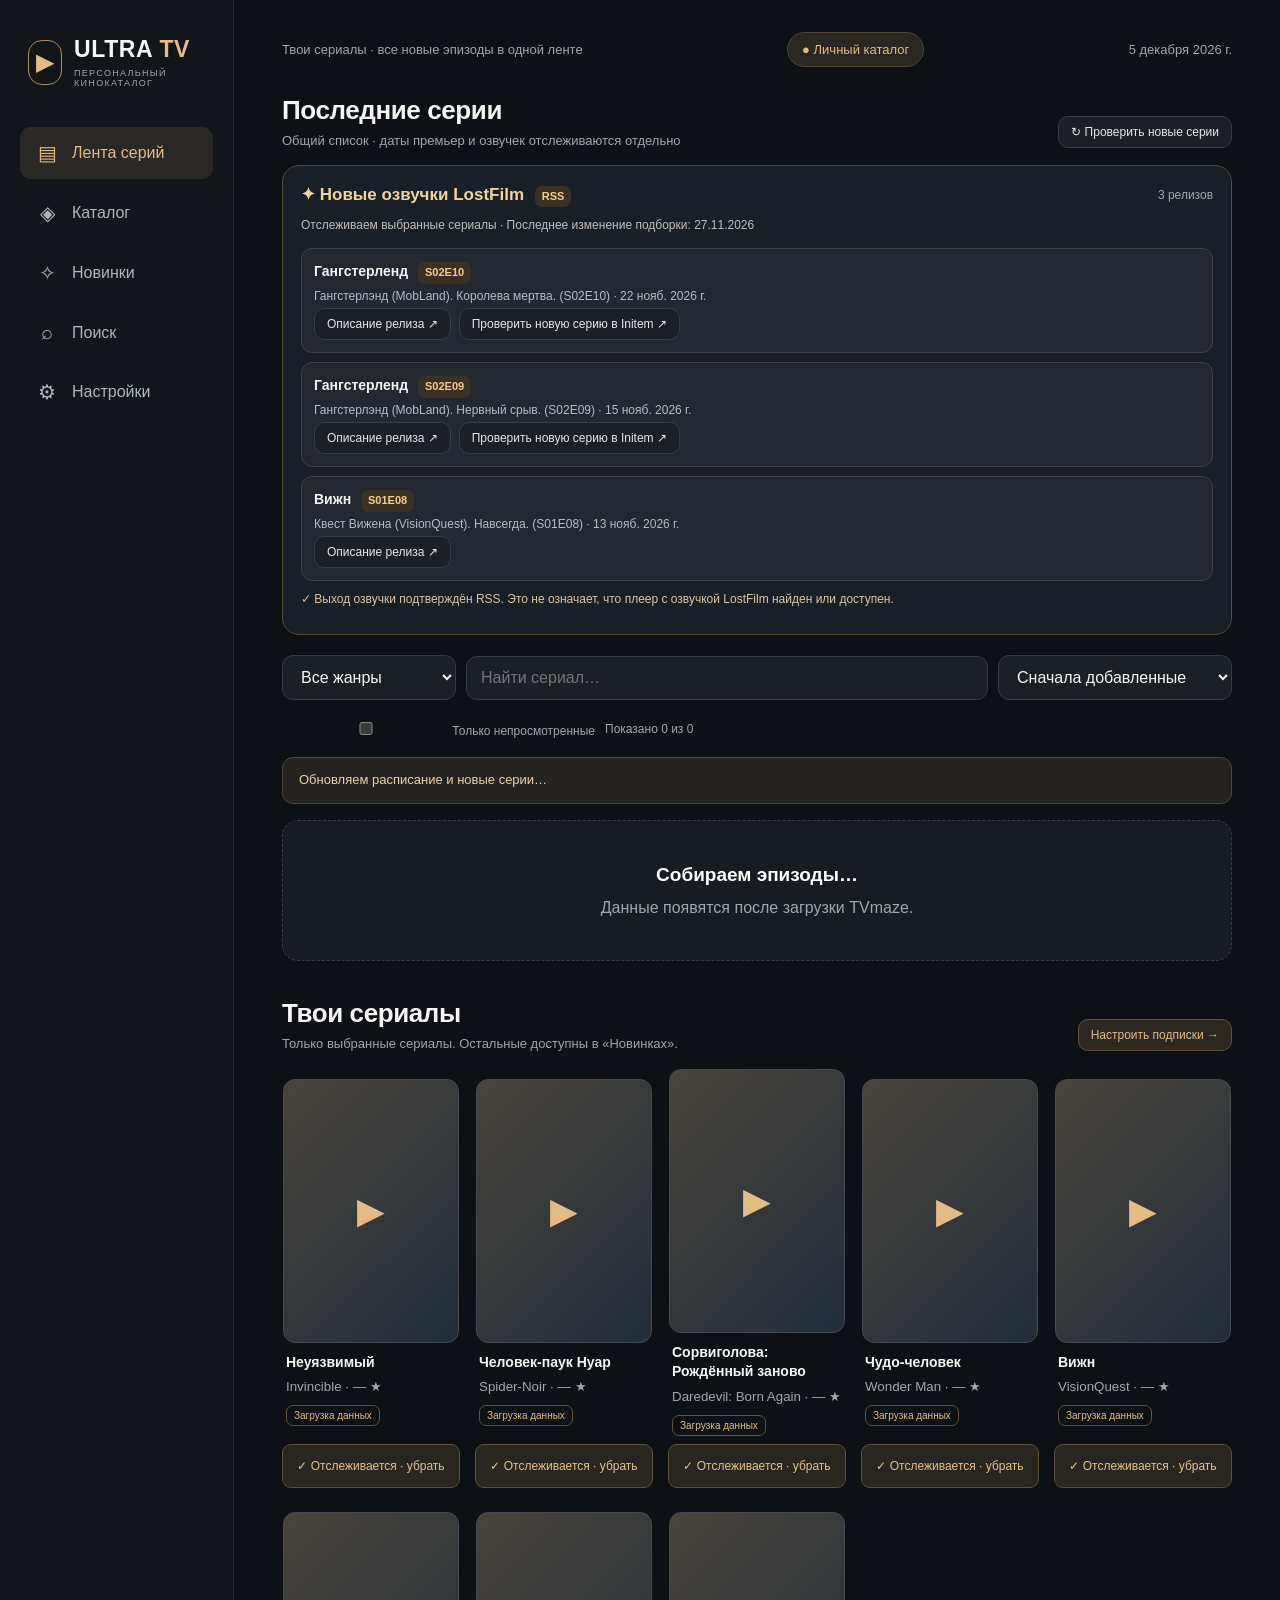
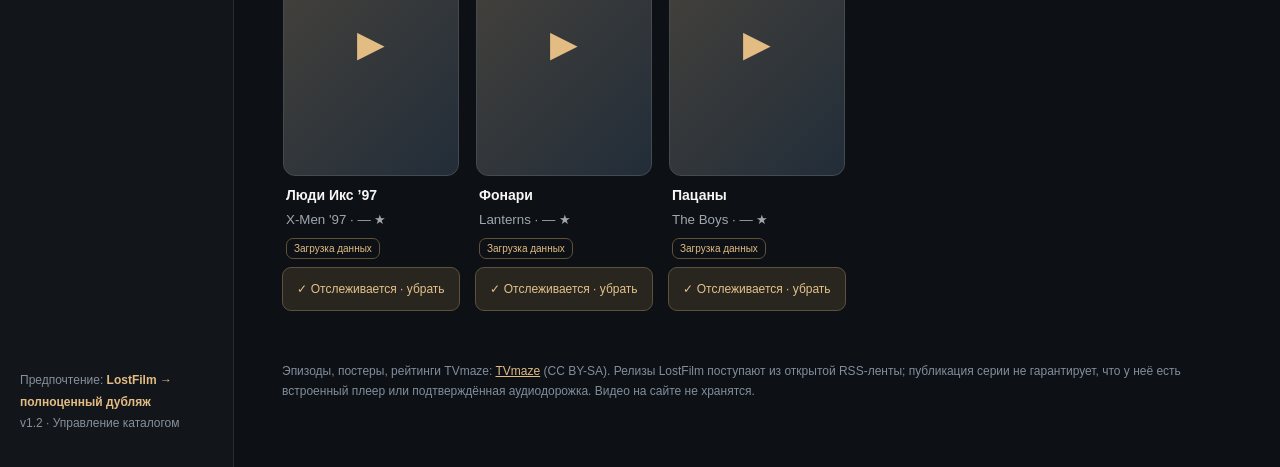
<file: index.html>
<!doctype html>
<html lang="ru">
<head>
<meta charset="utf-8">
<meta name="viewport" content="width=device-width,initial-scale=1,viewport-fit=cover">
<meta name="theme-color" content="#0d1015">
<meta name="robots" content="noindex,nofollow">
<title>Ultra TV AI · Лента серий</title>
<style>
:root{color-scheme:dark;--bg:#0d1015;--side:#12161b;--card:#1b2027;--card2:#222832;--line:#363d47;--text:#f7f6f4;--muted:#9fa7af;--gold:#e2bc83;--goldsoft:#2c281f;--green:#a2d9b7;--red:#f29e91}
*{box-sizing:border-box}html{font-family:Inter,"Segoe UI",Arial,sans-serif;color:var(--text);background:var(--bg)}body{margin:0;min-height:100vh}button,input,select{font:inherit}button{cursor:pointer}button:disabled{opacity:.55;cursor:default}button:focus-visible,input:focus-visible,select:focus-visible,a:focus-visible{outline:3px solid var(--gold);outline-offset:3px}a{color:var(--gold)}.app{min-height:100vh;display:grid;grid-template-columns:234px minmax(0,1fr)}
.side{background:var(--side);border-right:1px solid #272d35;padding:32px 20px;display:flex;flex-direction:column;gap:35px}.brand{display:flex;align-items:center;gap:12px;padding:4px 8px}.mark{width:45px;height:45px;display:grid;place-items:center;border:1px solid #aa8c61;border-radius:14px;color:var(--gold);font-size:24px}.brand strong{font-size:23px;letter-spacing:.6px}.brand strong em{font-style:normal;color:var(--gold)}.brand small{display:block;font-size:9px;letter-spacing:1.3px;color:var(--muted);margin-top:5px}.nav{display:grid;gap:8px}.nav button{display:flex;align-items:center;gap:12px;padding:14px 14px;border:0;background:transparent;color:#aeb6bf;border-radius:11px;text-align:left}.nav button span{font-size:20px;width:26px;text-align:center}.nav button.active{background:#2a2825;color:var(--gold)}.nav button:hover{background:#292d33;color:white}.sidefoot{margin-top:auto;color:#86909c;font-size:12px;line-height:1.8}.sidefoot b{color:var(--gold)}
.main{width:100%;max-width:1660px;margin:auto;padding:32px 48px 65px;min-width:0}.top{display:flex;align-items:center;justify-content:space-between;gap:15px;color:var(--muted);font-size:13px}.badge{background:#29271f;border:1px solid #504332;color:var(--gold);border-radius:30px;padding:9px 14px}.hero{margin:25px 0 31px;position:relative;overflow:hidden;background:linear-gradient(115deg,#302c27 0%,#1e2329 63%,#171d25 100%);border:1px solid #423d35;border-radius:23px;padding:43px 45px}.hero::after{content:"";position:absolute;width:420px;height:420px;border-radius:50%;border:1px solid #7c6b4b66;right:-130px;top:-170px;box-shadow:0 0 0 65px #ffffff03,0 0 0 135px #ffffff02;pointer-events:none}.eyebrow{color:var(--gold);font-size:11px;letter-spacing:2px;font-weight:750}.hero h1{font-size:clamp(31px,3.1vw,49px);letter-spacing:-1.2px;margin:13px 0}.hero p{max-width:650px;color:#bdc0c4;font-size:15px;line-height:1.65;margin:0}.stats{display:flex;gap:10px;flex-wrap:wrap;margin-top:22px}.stats span{padding:8px 11px;border-radius:9px;background:#ffffff0b;border:1px solid #ffffff16;font-size:12px;color:#e3ded4}
#main-content{margin-top:28px}.row{display:flex;align-items:end;justify-content:space-between;gap:14px;flex-wrap:wrap;margin:0 0 17px}.row h2{font-size:26px;letter-spacing:-.4px;margin:0}.row p{font-size:13px;color:var(--muted);margin:7px 0 0}.actions{display:flex;gap:9px;flex-wrap:wrap}.btn{background:var(--goldsoft);color:var(--gold);border:1px solid #61513c;padding:10px 15px;border-radius:10px}.btn:hover{background:#3b3124}.btn.primary{background:var(--gold);border-color:var(--gold);color:#201b14;font-weight:700}.btn.ghost{background:var(--card);color:#e6e6e7;border-color:var(--line)}.btn.sm{font-size:12px;padding:8px 12px}.filters{display:flex;gap:10px;flex-wrap:wrap;align-items:center;margin:0 0 19px}.filters select,.filters input,.field{background:var(--card);color:var(--text);border:1px solid var(--line);padding:12px 14px;border-radius:11px;min-width:0}.filters input{flex:1;min-width:160px}.filters select{max-width:250px}.subtle{font-size:12px;color:var(--muted)}.panelnote{background:#24231f;border:1px solid #554733;border-radius:11px;color:#ead0ae;font-size:13px;line-height:1.55;padding:12px 16px;margin:16px 0}.alert{color:var(--red)}
.feed{display:grid;gap:10px}.item{display:grid;grid-template-columns:56px minmax(0,1fr) auto;align-items:center;gap:14px;background:var(--card);border:1px solid #343b45;border-radius:14px;padding:10px 17px 10px 10px;width:100%;color:var(--text);text-align:left}.item:hover,.card:hover{border-color:#93784e;background:#22272e}.thumb{width:56px;height:75px;object-fit:cover;border-radius:7px;background:linear-gradient(140deg,#605643,#222b35);display:grid;place-items:center;color:var(--gold)}.item-title{display:block;font-size:15px;font-weight:700;margin-bottom:5px}.item-meta{display:block;color:var(--muted);font-size:12px;line-height:1.6}.item-date{text-align:right;color:var(--gold);font-size:13px;white-space:nowrap}.item-date small{display:block;color:var(--muted);font-size:11px;margin-top:5px}.chip{display:inline-block;border:1px solid #655237;color:var(--gold);font-size:10px;padding:3px 7px;border-radius:7px;margin-left:7px;font-weight:normal}
.grid{display:grid;grid-template-columns:repeat(auto-fill,minmax(155px,1fr));gap:23px 15px}.card{padding:0;border:1px solid transparent;border-radius:13px;background:transparent;text-align:left;color:var(--text);min-width:0}.poster{width:100%;aspect-ratio:2/3;display:block;border:1px solid #454952;border-radius:12px;background:linear-gradient(135deg,#49443c,#222d39);object-fit:cover}.poster.empty{display:grid;place-items:center;color:var(--gold);font-size:36px}.card h3{font-size:14px;line-height:1.38;margin:10px 3px 5px}.card small{display:block;color:var(--muted);line-height:1.5;margin:0 3px}.card .tag{display:inline-block;margin:8px 3px 0;padding:4px 7px;color:var(--gold);border:1px solid #615137;border-radius:7px;font-size:10px}.emptybox{text-align:center;background:#171c22;border:1px dashed var(--line);border-radius:16px;padding:40px 20px;color:var(--muted);line-height:1.5}.emptybox b{display:block;color:white;font-size:19px;margin-bottom:7px}.more{margin:18px auto;display:block}.footer{color:#828e9c;font-size:12px;line-height:1.7;margin-top:50px}
.overlay{position:fixed;inset:0;background:#000b;z-index:50;padding:15px;display:grid;place-items:center}.dialog{width:min(850px,100%);max-height:94vh;overflow:auto;background:#1b2027;border:1px solid #575553;border-radius:19px;box-shadow:0 25px 80px #000c}.dialogtop{display:grid;grid-template-columns:155px 1fr;gap:23px;padding:25px;border-bottom:1px solid var(--line)}.dialogtop .poster{max-width:155px}.dialogtop h2{font-size:27px;margin:7px 0}.dialogtop p{color:#b2b6bd;line-height:1.5;font-size:13px}.dialogbody{padding:22px 25px 27px}.dialog .row{align-items:center}.close{float:right}.ep{display:grid;grid-template-columns:minmax(0,1fr) auto;gap:12px;align-items:center;padding:13px 0;border-bottom:1px solid #3a414b}.ep b{font-size:13px}.ep small{display:block;color:var(--muted);margin-top:5px}.epactions{display:flex;gap:8px;align-items:center;flex-wrap:wrap}.epactions select{max-width:170px}.epactions button,.epactions select{font-size:12px;background:#2b3038;color:white;border:1px solid #535963;border-radius:8px;padding:8px 9px}.epactions button.done{color:var(--green);border-color:#538267}.topline{display:flex;align-items:start;justify-content:space-between;gap:13px}.setting{border:1px solid var(--line);border-radius:16px;padding:24px;background:var(--card);line-height:1.65;color:#bbc1c9}.setting h3{color:white;margin:0 0 8px}.setting+.setting{margin-top:13px}.sr-only{position:absolute;width:1px;height:1px;padding:0;margin:-1px;overflow:hidden;clip:rect(0,0,0,0);white-space:nowrap;border:0}
@media(max-width:920px){.app{grid-template-columns:1fr}.side{padding:11px 15px;border-right:0;border-bottom:1px solid #333a41;gap:10px;flex-direction:row;align-items:center;flex-wrap:wrap}.brand{margin-right:auto}.nav{display:flex;gap:4px;flex-wrap:wrap}.nav button{padding:11px;font-size:12px}.nav button span{display:none}.sidefoot{display:none}.main{padding:22px 19px 50px}.hero{padding:31px}.grid{grid-template-columns:repeat(auto-fill,minmax(140px,1fr))}}@media(max-width:540px){.top{display:none}.side{display:block}.brand{padding-bottom:12px}.nav{display:flex;justify-content:space-between}.nav button{padding:10px 6px;font-size:11px}.hero{padding:24px;margin:17px 0 24px}.hero h1{font-size:31px}.item{grid-template-columns:45px minmax(0,1fr);gap:11px}.thumb{width:45px;height:62px}.item-date{grid-column:2;text-align:left}.item-date small{display:inline;margin-left:10px}.grid{grid-template-columns:repeat(2,minmax(0,1fr))}.dialogtop{grid-template-columns:90px 1fr;gap:15px;padding:17px}.dialogtop .poster{max-width:90px}.dialogtop h2{font-size:21px}.dialogbody{padding:17px}.ep{grid-template-columns:1fr}.epactions{justify-content:flex-start}.filters select{max-width:none;flex:1}}

/* Public LostFilm RSS release events; these are NOT player/audio availability claims. */
.lf-panel{background:#191f27;border:1px solid #584935;border-radius:17px;padding:17px 18px;margin:15px 0 20px}
.lf-title{display:flex;justify-content:space-between;gap:10px;align-items:center;flex-wrap:wrap}
.lf-title h3{font-size:17px;line-height:1.4;margin:0;color:#f4d39b}
.lf-panel p{font-size:12px;line-height:1.55;color:#c1bdba;margin:9px 0}
.lf-list{display:grid;gap:9px;max-height:590px;overflow:auto;margin-top:13px}
.lf-item{border:1px solid #434044;background:#222730;border-radius:11px;padding:12px}
.lf-item strong{font-size:14px;line-height:1.45;display:block;color:#f4f3f1}
.lf-meta{font-size:12px;color:#b4bec8;display:block;margin:5px 0}
.lf-actions{display:flex;flex-wrap:wrap;gap:8px;align-items:center}
.lf-actions .btn{font-size:12px;text-decoration:none;padding:8px 12px}
.lf-chip{display:inline-block;color:#f4cd89;background:#393123;padding:3px 7px;border-radius:7px;font-size:11px;margin-left:6px}
.lf-footnote{color:#d9c6a8!important}
@media(max-width:540px){.lf-panel{padding:13px}.lf-list{max-height:510px}.lf-actions{flex-wrap:wrap}}

/* Episode watch-state management and a personal resume rail. */
.card-unit{min-width:0;display:flex;flex-direction:column;gap:7px}
.card-unit .card{width:100%;display:block;flex:1}
.follow-tag{width:100%;background:#1c2229;border:1px solid #47505a;border-radius:9px;color:#d7dee4;font-size:12px;min-height:44px;padding:10px 6px;text-align:center}
.follow-tag.active{color:#e3c38c;border-color:#5e503b;background:#29251f}
.follow-tag:hover,.follow-tag:focus-visible{border-color:#b99b67;background:#34302a}
.episode-row{display:grid;grid-template-columns:minmax(0,1fr) auto;gap:8px;align-items:stretch}
.episode-row .item{height:100%}
.episode-mark{min-width:136px;padding:10px;background:#202830;border:1px solid #45515c;border-radius:12px;color:#d4dce4;font-size:12px}
.episode-mark:hover{border-color:#b99b67}
.episode-mark.done{color:#a2d9b7;background:#202e2b;border-color:#4b806a}
.recent-section{border:1px solid #514735;background:linear-gradient(120deg,#29251e,#1c2228 45%);border-radius:16px;margin-bottom:22px;padding:18px}
.recent-section .row h2{font-size:21px}
.recent-grid{display:grid;grid-template-columns:repeat(auto-fill,minmax(215px,1fr));gap:10px}
.recent-item{display:flex;align-items:center;gap:12px;background:#20262d;border:1px solid #424852;border-radius:11px;padding:9px;text-align:left;color:var(--text);width:100%}
.recent-item:hover{border-color:#b99b67;background:#31333a}
.recent-item .thumb{flex:0 0 56px}
.recent-text{display:flex;flex-direction:column;gap:4px;min-width:0}
.recent-text strong{font-size:14px}
.recent-text small{font-size:12px;color:#c5cbd0}
.recent-text em{font-size:11px;font-style:normal;color:#e8c78f}
.recent-footnote{line-height:1.55;margin:12px 0 0}
@media(max-width:540px){.recent-section{padding:13px}.recent-grid{grid-template-columns:1fr}.episode-row{grid-template-columns:1fr}.episode-mark{justify-self:end;min-width:170px}}

.tracking-tools{display:flex;align-items:center;justify-content:space-between;flex-wrap:wrap;gap:10px;margin:-5px 0 18px;padding:11px 14px;border:1px solid #454b52;border-radius:12px;background:#1e252b}
.tracking-notice{display:flex;align-items:center;gap:10px;flex-wrap:wrap;padding:13px 15px;margin:0 0 16px;border:1px solid #826c48;border-radius:12px;background:#312b20;color:#ffe4b6;font-size:13px;line-height:1.5}
.tracking-notice button{margin-left:auto;white-space:nowrap}
@media(max-width:560px){.tracking-notice button{margin-left:0}.tracking-tools button{width:100%}}

/* Personal Cloud Library controls appear in settings only. */
#cloud-sync-web{padding:20px 22px}
#cloud-sync-web h3{margin:0 0 12px;font-size:20px;color:#eee5f4}
#cloud-sync-web p{margin:8px 0;color:#c1bacd;line-height:1.55}
#cloud-sync-web input{width:min(100%,385px);margin:8px 10px 8px 0;min-height:44px;padding:9px 12px;
background:#1b1b24;border:1px solid #554a60;border-radius:9px;color:#f0e9f5;font-size:16px}
#cloud-sync-web button{margin:7px 8px 7px 0}
#cloud-sync-web .cloud-status{color:#dbcae7}
#cloud-sync-web .cloud-pair-code strong{display:block;font-size:28px;letter-spacing:4px;margin:9px 0;color:#e7d4f3}
#cloud-sync-web .cloud-pair-code small{display:block;font-size:13px}
#cloud-sync-web .cloud-tip{display:block;color:#9f9aa7;margin-top:10px}

</style>
<link rel="stylesheet" href="./player.css?v=16">
</head>
<body>
<div class="app"><aside class="side"><div class="brand"><div class="mark">▶</div><div><strong>ULTRA <em>TV</em></strong><small>ПЕРСОНАЛЬНЫЙ КИНОКАТАЛОГ</small></div></div>
<nav class="nav" aria-label="Разделы"><button class="active" data-view="feed"><span>▤</span> Лента серий</button><button data-view="catalog"><span>◈</span> Каталог</button><button data-view="discover"><span>✧</span> Новинки</button><button data-view="search"><span>⌕</span> Поиск</button><button data-view="settings"><span>⚙</span> Настройки</button></nav>
<div class="sidefoot">Предпочтение: <b>LostFilm → полноценный дубляж</b><br>v1.2 · Управление каталогом</div></aside>
<main class="main"><div class="top"><span>Твои сериалы · все новые эпизоды в одной ленте</span><span class="badge">● Личный каталог</span><span id="date-now"></span></div><div id="main-content"></div><footer class="footer">Эпизоды, постеры, рейтинги TVmaze: <a href="https://www.tvmaze.com" target="_blank" rel="noopener">TVmaze</a> (CC BY-SA). Релизы LostFilm поступают из открытой RSS-ленты; публикация серии не гарантирует, что у неё есть встроенный плеер или подтверждённая аудиодорожка. Видео на сайте не хранятся.</footer></main></div>
<div id="dialog-root"></div>
<div id="player-root"></div>
<script src="./sync-client.js?v=1"></script>
<script>
(()=>{
'use strict';
const API='https://api.tvmaze.com',STORE='ultra-tv-v2';
// Названия и жанры — редакционная подборка, не утверждение о доступности русского перевода.
let seeds=[
 ['invincible','Неуязвимый','Invincible',['super','animation','scifi'],2021],
 ['spider-noir','Человек-паук Нуар','Spider-Noir',['super','crime'],2026],
 ['daredevil','Сорвиголова: Рождённый заново','Daredevil: Born Again',['super','crime','action'],2025],
 ['wonder-man','Чудо-человек','Wonder Man',['super','comedy'],2026],
 ['visionquest','Вижн','VisionQuest',['super','scifi'],2026],
 ['x-men-97','Люди Икс ’97',"X-Men '97",['super','animation','scifi'],2024],
 ['lanterns','Фонари','Lanterns',['super','scifi','thriller'],2026],
 ['boys','Пацаны','The Boys',['super','action','comedy'],2019],
 ['silo','Укрытие','Silo',['scifi','thriller'],2023],
 ['from','Извне','From',['scifi','horror','thriller'],2022],
 ['dark-matter','Тёмная материя','Dark Matter',['scifi','thriller'],2024],
 ['boroughs','The Boroughs','The Boroughs',['scifi','horror'],2026],
 ['star-city','Звёздный город','Star City',['scifi','drama'],2026],
 ['monarch','Монарх: Наследие монстров','Monarch: Legacy of Monsters',['scifi','action'],2023],
 ['for-all-mankind','Ради всего человечества','For All Mankind',['scifi','drama'],2019],
 ['fallout','Фоллаут','Fallout',['scifi','action','drama'],2024],
 ['small-prophets','Small Prophets','Small Prophets',['fantasy','comedy','drama'],2026],
 ['widows-bay',"Widow's Bay","Widow's Bay",['horror','comedy'],2026],
 ['hacks','Хитрости','Hacks',['comedy','drama'],2021],
 ['diplomat','Дипломатка','The Diplomat',['drama','thriller'],2023],
 ['bear','Медведь','The Bear',['drama','comedy'],2022],
 ['slow-horses','Медленные лошади','Slow Horses',['crime','thriller','drama'],2022],
 ['knight','Рыцарь Семи Королевств','A Knight of the Seven Kingdoms',['fantasy','drama'],2026],
 ['mobland','Гангстерленд','MobLand',['crime','thriller','drama'],2025],
 ['house-dragon','Дом Дракона','House of the Dragon',['fantasy','drama'],2022]
].map(([key,ru,en,genres,year])=>({key,ru,en,genres,year}));
const genres=[['all','Все жанры'],['super','Супергерои'],['scifi','Фантастика'],['fantasy','Фэнтези'],['horror','Мистика / ужасы'],['thriller','Триллеры'],['crime','Криминал'],['action','Боевики'],['drama','Драмы'],['comedy','Комедии'],['animation','Анимация']];
const $=(s,root=document)=>root.querySelector(s), $$=(s,root=document)=>[...root.querySelectorAll(s)], norm=s=>String(s||'').toLocaleLowerCase('ru-RU').replace(/[^a-zа-я0-9]/gi,'');
const esc=s=>String(s??'').replace(/[&<>"']/g,c=>({'&':'&amp;','<':'&lt;','>':'&gt;','"':'&quot;',"'":'&#39;'}[c]));
const iso=()=>{let d=new Date();return `${d.getFullYear()}-${String(d.getMonth()+1).padStart(2,'0')}-${String(d.getDate()).padStart(2,'0')}`;};
const dateRU=s=>s?new Date(s+'T12:00:00').toLocaleDateString('ru-RU',{day:'numeric',month:'short',year:'numeric'}):'дата уточняется';
const pad=n=>String(n||0).padStart(2,'0');
const safeImage=s=>typeof s==='string'&&/^https:\/\//.test(s)?s:'';
const fromStore=(key)=>{try{return JSON.parse(localStorage.getItem(key)||'null')}catch{return null}};
const base={tracked:{},extras:{},watched:{},dubs:{},prefs:{},firstSeen:{},data:{},sources:{},progress:{},initemProgress:{},initemDiag:{},recent:{},bookmarks:{}};
let saved=fromStore(STORE),state={...base,...(saved||{})};
for(const k of Object.keys(base))if(!state[k]||Array.isArray(state[k])||typeof state[k]!=='object')state[k]={};
if(!saved){for(const x of seeds)state.tracked[x.key]=true;const old=fromStore('ultra-tv-v1');if(old){state.watched=old.watched||{};state.dubs=old.dubs||{};state.prefs=old.prefs||{};}}
const all=()=>[...seeds,...Object.values(state.extras)];
const getEntry=k=>all().find(x=>x.key===k);
const persist=()=>{try{localStorage.setItem(STORE,JSON.stringify(state))}catch(e){setStatus('Мало места в хранилище браузера. Экспортируй коллекцию.')}};
const idKey=(key,ep)=>`${key}:${ep.id}`;
const released=ep=>ep.airdate&&ep.airdate<=iso();
let view='feed',flt='all',query='',sort='added',onlyUnwatched=false,feedLimit=50,busy=false,failures=0;
let catalogShowAll=false,trackingNotice=null;
let releaseData={updatedAt:null,entries:[]},releaseLoading=true,releaseError=false;
const showInfo=k=>state.data[k];
const niceName=x=>x.ru||x.en;
const epCode=ep=>`S${pad(ep.season)}E${pad(ep.number)}`;
function setStatus(s){let el=$('#status');if(el){el.textContent=s;return;} if(!$('#main-content'))return;const e=document.createElement('div');e.id='status';e.className='panelnote';e.textContent=s;$('#main-content').prepend(e)}
function htmlPoster(x){const url=safeImage(showInfo(x.key)?.image);return url?`<img class="poster" src="${esc(url)}" loading="lazy" alt="">`:'<span class="poster empty">▶</span>'}
function miniPoster(x){const url=safeImage(showInfo(x.key)?.image);return url?`<img class="thumb" src="${esc(url)}" loading="lazy" alt="">`:'<span class="thumb">▶</span>'}
function lastEpisode(x){let eps=showInfo(x.key)?.episodes||[];return eps.filter(e=>released(e)&&e.number!==null).sort((a,b)=>(b.airdate||'').localeCompare(a.airdate||''))[0]||null}
function entries(){return all().filter(x=>state.tracked[x.key]!==false)}
function getFeed(){const out=[];for(const x of entries())for(const ep of showInfo(x.key)?.episodes||[]){if(!ep.airdate||ep.airdate<'2026-01-01'||!released(ep)||ep.number===null)continue;const added=state.firstSeen[idKey(x.key,ep)]||ep.airdate;out.push({x,ep,added});}
 return out.sort((a,b)=>{if(sort==='aired')return b.ep.airdate.localeCompare(a.ep.airdate)||b.added.localeCompare(a.added);if(sort==='rating')return (showInfo(b.x.key)?.rating||0)-(showInfo(a.x.key)?.rating||0)||b.ep.airdate.localeCompare(a.ep.airdate);return b.added.localeCompare(a.added)||b.ep.airdate.localeCompare(a.ep.airdate)||a.x.ru.localeCompare(b.x.ru)});
}
function matchEntry(x){return (flt==='all'||x.genres.includes(flt))&&(!query||norm(x.ru+' '+x.en).includes(norm(query)))}
function visibleFeed(){return getFeed().filter(({x,ep})=>matchEntry(x)&&(!onlyUnwatched||!state.watched[idKey(x.key,ep)]))}

function releaseMatch(r,x){
  const en=norm(r.seriesEn),ru=norm(r.seriesRu);
  return !!((en&&en.length>2&&en===norm(x.en))||(ru&&ru.length>2&&ru===norm(x.ru)));
}
function releaseFor(x,ep){
  return releaseData.entries.find(r=>releaseMatch(r,x)&&Number(r.season)===Number(ep.season)&&Number(r.episode)===Number(ep.number));
}
function releaseEvents(){
  const out=[];
  for(const r of releaseData.entries){
    if(!r||!Number.isInteger(r.season)||!Number.isInteger(r.episode))continue;
    const x=entries().find(x=>releaseMatch(r,x));
    if(!x||!matchEntry(x))continue;
    const ep=(showInfo(x.key)?.episodes||[]).find(e=>Number(e.season)===r.season&&Number(e.number)===r.episode);
    if(onlyUnwatched&&ep&&state.watched[idKey(x.key,ep)])continue;
    out.push({x,ep,release:r});
  }
  return out.sort((a,b)=>(b.release.published||'').localeCompare(a.release.published||'')).slice(0,14);
}
function releaseSection(){
  const found=releaseEvents();
  const stamp=releaseData.updatedAt?'Последнее изменение подборки: '+new Date(releaseData.updatedAt).toLocaleDateString('ru-RU'):'';
  const subtitle=releaseLoading?'Синхронизируем выпуск новостей LostFilm…':
    releaseError?'Пока не удалось загрузить данные об озвучках. Плееры RUTUBE работают отдельно.':
    !releaseData.updatedAt?'RSS-лента ещё не синхронизирована на сервере.':
    found.length?'Отслеживаем выбранные сериалы · '+esc(stamp):'Пока нет релизов LostFilm по выбранным сериалам · '+esc(stamp);
  return `<section class="lf-panel" aria-label="Новые релизы LostFilm">
    <div class="lf-title"><h3>✦ Новые озвучки LostFilm <span class="lf-chip">RSS</span></h3><span class="subtle">${found.length?found.length+' релизов':''}</span></div>
    <p>${subtitle}</p>
    ${found.length?`<div class="lf-list">${found.map(({x,ep,release:r})=>{
      const safeLink=typeof r.link==='string'&&/^https:\/\/(?:www\.)?lostfilm\.(?:tv|download)\//i.test(r.link)?r.link:'';
      const code='S'+pad(r.season)+'E'+pad(r.episode);
      const date=r.published&&!Number.isNaN(Date.parse(r.published))?new Date(r.published).toLocaleDateString('ru-RU',{day:'numeric',month:'short',year:'numeric'}):'Дата уточняется';
      return `<div class="lf-item"><strong>${esc(x.ru)} <span class="lf-chip">${code}</span></strong>
        <span class="lf-meta">${esc(r.title)} · ${esc(date)}</span>
        <div class="lf-actions">
          ${safeLink?`<a class="btn ghost sm" href="${esc(safeLink)}" rel="noopener noreferrer" target="_blank">Описание релиза ↗</a>`:''}
          ${ep&&window.UltraTVPlayer?.hasEpisode(x.key,ep)?`<button class="btn ghost sm" data-open="${esc(x.key)}" data-episode="${esc(ep.id)}">Открыть доступный плеер (озвучка может отличаться)</button>`:window.UltraTVPlayer?.hasSeriesBrowser(x.key)?`<button class="btn ghost sm" data-open="${esc(x.key)}">Проверить новую серию в Initem ↗</button>`:''}
        </div></div>`;
    }).join('')}</div>`:''}
    <p class="lf-footnote">✓ Выход озвучки подтверждён RSS. Это не означает, что плеер с озвучкой LostFilm найден или доступен.</p>
  </section>`;
}
async function loadReleaseFeed(){
  try{
    const r=await fetch('./releases.json',{cache:'no-cache'});
    if(!r.ok)throw Error('RSS HTTP '+r.status);
    const data=await r.json();
    if(!data||!Array.isArray(data.entries))throw Error('Некорректный формат RSS');
    releaseData={updatedAt:data.updatedAt||null,entries:data.entries.slice(0,700).filter(x=>x&&typeof x==='object'&&typeof x.title==='string'&&typeof x.seriesRu==='string'&&typeof x.seriesEn==='string'&&Number.isInteger(x.season)&&Number.isInteger(x.episode))};
    releaseLoading=false;releaseError=false;
  }catch(e){releaseLoading=false;releaseError=true;console.warn('Не удалось обновить RSS LostFilm',e)}
  if(view==='feed')draw();
}


function formattedTime(seconds){const t=Math.max(0,Math.floor(Number(seconds)||0));return t>=3600?Math.floor(t/3600)+':'+pad(Math.floor(t%3600/60))+':'+pad(t%60):Math.floor(t/60)+':'+pad(t%60);}
function lastPosition(key,info){
 const epKey=key+':S'+pad(info.season)+'E'+pad(info.number);
 const manual=state.bookmarks[epKey],initem=state.initemProgress?.[epKey];
 const manualValid=Number.isFinite(manual?.seconds)&&manual.seconds>0;
 const autoValid=initem?.provider==='initem'&&
   (initem.confirmed===true||initem.selection==='site')&&
   Number.isFinite(initem.seconds)&&initem.seconds>0&&
   Number.isFinite(initem.duration)&&initem.duration>0;
 if(autoValid&&(!manualValid||Number(initem.sampledAt||initem.at||0)>=Number(manual.at||0)))
   return {text:'≈'+formattedTime(initem.seconds),manual:false,
      source:initem.confirmed===true?'Initem':'Initem · серия выбрана в Ultra TV'};
 if(manualValid)return {text:formattedTime(manual.seconds),manual:true};
 const own=state.progress[key+':'+info.episodeId];
 if(Number.isFinite(Number(own))&&Number(own)>0)
   return {text:formattedTime(own),manual:false,source:'свой плеер'};
 return null;
}
function recordOpen(key,ep){
  if(!getEntry(key)||!ep||!Number.isInteger(Number(ep.season))||!Number.isInteger(Number(ep.number))||Number(ep.number)<1)return;
  state.recent[key]={episodeId:String(ep.id||''),season:Number(ep.season),number:Number(ep.number),at:Date.now()};
  const recent=Object.entries(state.recent).sort((a,b)=>Number(b[1]?.at||0)-Number(a[1]?.at||0)).slice(0,40);
  state.recent=Object.fromEntries(recent);
  persist();
}
function recentItems(){
  return Object.entries(state.recent||{}).map(([key,info])=>({x:getEntry(key),info}))
    .filter(({x,info})=>x&&state.tracked[x.key]!==false&&info&&Number.isFinite(info.at)&&Number.isInteger(info.season)&&Number.isInteger(info.number))
    .sort((a,b)=>b.info.at-a.info.at).slice(0,6);
}
function recentInitemDiagnostics(){
 const rows=Object.entries(state.initemDiag||{}).filter(([key,d])=>getEntry(key)&&d&&Number.isFinite(Number(d.at)))
   .sort((a,b)=>Number(b[1].at)-Number(a[1].at));
 if(!rows.length)return '';
 const [key,d]=rows[0],name=getEntry(key)?.ru||'Сериал';
 const status=d.times>0&&d.confirmed?'Плеер передавал время и подтвердил серию':
   d.times>0?'Время приходило, но серия не подтверждена':
   d.episodes>0?'Приходил номер серии, но таймкод не получен':
   Number(d.received)>0?'События приходили, но таймкод и серия не получены':
   'Сообщения Initem не поступали';
 return '<details class="recent-initem-diag"><summary>🔎 Проверка времени Initem · последний сеанс</summary>'+
   '<p><strong>'+esc(name)+'</strong> · '+esc(status)+'</p>'+
   '<p>Сообщений: '+(Number(d.received)||0)+' · номеров серий: '+(Number(d.episodes)||0)+
   ' · таймкодов: '+(Number(d.times)||0)+' · другой кадр: '+(Number(d.wrongFrame)||0)+' · другой домен: '+(Number(d.otherOrigin)||0)+
   ' · отклонено: '+(Number(d.invalid)||0)+'</p>'+
   '<p>Последнее: '+esc(String(d.last||'нет событий').slice(0,100))+'</p>'+
   (Number(d.probeSent)>0?'<p>Запрос к PlayerJS: '+esc(String(d.probeStatus||'нет ответа').slice(0,180))+'</p>':'')+
   '<p class="subtle">Эта проверка относится только к просмотру на сайте в данном браузере. История приставки сюда не передаётся.</p></details>';
}
function recentSection(){
  const items=recentItems();
  if(!items.length)return '';
  return '<section class="recent-section"><div class="row"><div><h2>Вернуться к просмотру</h2><p>Последние открытые серии · не список уже просмотренных</p></div><button type="button" class="btn ghost sm" data-action="clear-recent">Очистить историю</button></div><div class="recent-grid">'+
    items.map(({x,info})=>{
      const ep=(showInfo(x.key)?.episodes||[]).find(e=>Number(e.season)===info.season&&Number(e.number)===info.number);
      const id=ep?.id||info.episodeId||'';
      const code='S'+pad(info.season)+'E'+pad(info.number);
      const pos=lastPosition(x.key,info);
      return '<button type="button" class="recent-item" data-open="'+esc(x.key)+'"'+(id?' data-episode="'+esc(id)+'"':'')+'>'+
        miniPoster(x)+'<span class="recent-text"><strong>'+esc(x.ru)+'</strong><small>Вернуться к '+esc(code)+'</small>'+(pos?'<small class="recent-timestamp">⏱ '+esc(pos.text)+(pos.manual?' · отметка вручную':' · '+esc(pos.source||'свой плеер'))+'</small>':'')+'<em>▶ Открыть плеер</em></span></button>';
    }).join('')+'</div>'+recentInitemDiagnostics()+'<p class="subtle recent-footnote">Прогресс Initem сохраняется автоматически после получения таймкода (примерно раз в минуту). Значок ≈ означает приблизительное время. Если Initem не подтвердил номер серии, отображается серия, выбранная в Ultra TV; смена серии внутри плеера может не определиться.</p></section>';
}

function hCard(x){let info=showInfo(x.key),last=lastEpisode(x),tracked=state.tracked[x.key]!==false;return `<div class="card-unit"><button type="button" class="card" data-open="${esc(x.key)}">${htmlPoster(x)}<h3>${esc(x.ru)}</h3><small>${esc(x.en)} · ${esc(info?.rating||'—')} ★</small><span class="tag">${last?'Последняя: '+epCode(last):info?'Даты уточняются':'Загрузка данных'}</span></button><button type="button" class="follow-tag ${tracked?'active':''}" data-toggle-follow="${esc(x.key)}" aria-label="${tracked?'Убрать из отслеживания':'Отслеживать сериал'} ${esc(x.ru)}">${tracked?'✓ Отслеживается · убрать':'＋ Следить за сериалом'}</button></div>`}
function hEpisode({x,ep,added}){let k=idKey(x.key,ep),dub=state.dubs[k],lf=releaseFor(x,ep),seen=!!state.watched[k];return `<div class="episode-row"><button type="button" class="item" data-open="${esc(x.key)}" data-episode="${esc(ep.id)}">${miniPoster(x)}<span><strong class="item-title">${esc(x.ru)} <span class="chip">${epCode(ep)}</span></strong><span class="item-meta">${esc(ep.name||'Новая серия')} · ${seen?'✓ Просмотрено':lf?'✓ Озвучка LostFilm опубликована (плеер не проверен)':dub?'Отмечено вручную: '+esc(dub):'Озвучка не проверена'}</span></span><span class="item-date">${dateRU(ep.airdate)}<small>Добавлено: ${dateRU(added)}</small></span></button><button type="button" class="episode-mark ${seen?'done':''}" data-watch="${esc(k)}" aria-label="${seen?'Отметить не просмотренной':'Отметить просмотренной'}: ${esc(x.ru)} ${epCode(ep)}">${seen?'✓ Просмотрено':'○ Просмотрено?'}</button></div>`}
function empty(title,desc){return `<div class="emptybox"><b>${esc(title)}</b>${esc(desc)}</div>`}
function filters(){return `<div class="filters"><label class="sr-only" for="genre">Выбрать жанр</label><select id="genre">${genres.map(([v,l])=>`<option value="${v}" ${flt===v?'selected':''}>${l}</option>`).join('')}</select><label class="sr-only" for="filter-q">Найти сериал</label><input id="filter-q" placeholder="Найти сериал…" value="${esc(query)}" autocomplete="off"><label class="sr-only" for="sort-by">Порядок сортировки</label><select id="sort-by"><option value="added" ${sort==='added'?'selected':''}>Сначала добавленные</option><option value="aired" ${sort==='aired'?'selected':''}>Сначала по дате выхода</option><option value="rating" ${sort==='rating'?'selected':''}>По рейтингу TVmaze</option></select></div>`}
function draw(){const el=$('#main-content'),track=entries(),feed=getFeed();$$('.nav button').forEach(b=>b.classList.toggle('active',b.dataset.view===view));


 if(view==='feed'){const list=visibleFeed();el.innerHTML=`<div class="row"><div><h2>Последние серии</h2><p>Общий список · даты премьер и озвучек отслеживаются отдельно</p></div><div class="actions"><button class="btn ghost sm" data-action="refresh">↻ Проверить новые серии</button></div></div>${recentSection()}${releaseSection()}${filters()}<div class="filters"><label class="subtle"><input id="unwatched" type="checkbox" ${onlyUnwatched?'checked':''}> Только непросмотренные</label><span class="subtle">Показано ${Math.min(feedLimit,list.length)} из ${list.length}</span></div><div id="status" class="panelnote" ${busy||failures?'':'hidden'}>${busy?'Обновляем расписание и новые серии…':`Не удалось обновить ${failures} сериалов. Останутся последние сохранённые сведения.`}</div><div class="feed">${list.length?list.slice(0,feedLimit).map(hEpisode).join(''):empty(busy?'Собираем эпизоды…':'Пока нет серий в этой выборке',busy?'Данные появятся после загрузки TVmaze.':'Попробуй другой жанр или обнови расписание.')}</div>${list.length>feedLimit?'<button class="btn more" data-action="more">Показать ещё ↓</button>':''}<div style="margin-top:37px"><div class="row"><div><h2>Твои сериалы</h2><p>Только выбранные сериалы. Остальные доступны в «Новинках».</p></div><button class="btn sm" data-view="discover">Настроить подписки →</button></div><div class="grid">${track.slice(0,8).map(hCard).join('')}</div></div>`;return;}
 if(view==='catalog'||view==='discover'){
  const totalHidden=all().filter(x=>state.tracked[x.key]===false).length;
  let items=(view==='catalog'?(catalogShowAll?all():track):seeds).filter(matchEntry);
  items.sort((a,b)=>(lastEpisode(b)?.airdate||'').localeCompare(lastEpisode(a)?.airdate||'')||niceName(a).localeCompare(niceName(b),'ru'));
  const catTools=view==='catalog'?'<div class="tracking-tools"><span class="subtle">Отслеживаемых: '+track.length+' · Не отслеживаются: '+totalHidden+'</span><button type="button" class="btn ghost sm" data-action="catalog-toggle-hidden">'+(catalogShowAll?'Показать только мои':'Показать все, включая скрытые ('+totalHidden+')')+'</button></div>':'';
  const catNotice=view==='catalog'&&trackingNotice?'<div class="tracking-notice" role="status">«'+esc(trackingNotice.name)+'» больше не отслеживается. Сериал не удалён, история просмотра сохранена. <button type="button" class="btn sm" data-action="tracking-undo">↶ Вернуть в мои</button></div>':'';
  el.innerHTML=`<div class="row"><div><h2>${view==='catalog'?'Мой каталог':'Подборка 2026 года'}</h2><p>${view==='catalog'?'Управляй подписками: отключённые сериалы не удаляются и доступны по кнопке «Показать все»':'Подборка из предыдущего обсуждения — все 25 названий'}</p></div><div class="actions"><button class="btn ghost sm" data-action="refresh">↻ Обновить</button><button class="btn primary sm" data-view="search">＋ Добавить</button></div></div>${filters()}${catTools}${catNotice}<div id="status" class="panelnote" ${busy||failures?'':'hidden'}>${busy?'Загружаем данные о сериалах…':`Обновление недоступно для ${failures} сериалов. Список сохранён.`}</div><div class="grid">${items.length?items.map(hCard).join(''):empty('Ничего не найдено','Измени фильтр жанра или поисковую фразу.')}</div>`;return;}
 if(view==='search'){el.innerHTML=`<div class="row"><div><h2>Добавить сериал</h2><p>Поиск по TVmaze (английские названия работают надёжнее)</p></div></div><div class="filters"><input id="remote-search" class="field" placeholder="Например, Severance или The Last of Us" style="flex:1"><button class="btn primary" data-action="lookup">Найти</button></div><div id="remote-results">${empty('Ищи по названию','Выбери сериал в результатах и добавь в каталог.')}</div>`;return;}
 if(view==='settings'){el.innerHTML=`<div class="setting"><h3>Новые эпизоды — в начало списка</h3>При первом добавлении сериалов все серии получают одну дату импорта, поэтому внутри этой даты порядок определяется датой премьеры. Когда позже появляется новая серия и каталог обновляется, она получает новую дату добавления и поднимается наверх. Даты сохраняются в браузере.</div><div class="setting"><h3>Озвучка</h3>По умолчанию: <b>LostFilm → полноценный профессиональный дубляж</b>. Многоголосый закадровый перевод не считаем дубляжом. Из RSS автоматически отмечаем опубликованные переводы LostFilm, а доступность соответствующей дорожки в плеере проверяется отдельно. Другие переводы пока можно отмечать вручную. Через кнопку «Смотреть» можно добавить свои ссылки на видео и выбрать источник.</div><div class="setting"><h3>Сохранение коллекции</h3><p>Каталог остаётся в браузере; личные добавления можно синхронизировать с приставкой через защищённую облачную библиотеку.</p><button class="btn primary" data-action="export">↓ Скачать резервную копию</button> <button class="btn ghost" data-action="import">↑ Восстановить копию</button><input id="import-json" type="file" accept=".json,application/json" hidden><br><button class="btn ghost" data-action="merge-catalog">＋ Объединить сериалы из резервной копии</button><input id="merge-json" type="file" accept=".json,application/json" hidden></div><div class="setting" id="cloud-sync-web"></div><div class="setting"><h3>Данные и обновления</h3>Данные о расписании поступают из TVmaze при открытии каталога и при нажатии кнопки обновления. RSS-новости LostFilm собираются отдельно по расписанию GitHub Actions (при включённых Actions), независимо от телевизора или ПК. Из RSS не извлекаются видео и плееры. Даты премьер — из TVmaze.</div>`;$('#import-json').addEventListener('change',importFile);$('#merge-json').addEventListener('change',mergeFile);window.UltraTVCloud?.render();}
}
function toggleFollow(key){
  const x=getEntry(key);if(!x)return;
  const wasTracked=state.tracked[key]!==false;
  state.tracked[key]=!wasTracked;
  persist();
  if(state.extras[key])window.UltraTVCloud?.enqueue({...state.extras[key],tracked:state.tracked[key]!==false},state.tracked[key]!==false);
  if(view==='catalog'){
    if(wasTracked){catalogShowAll=true;trackingNotice={key,name:x.ru};}
    else trackingNotice=null;
  }
  draw();
}
function setView(v){view=v;query='';flt='all';feedLimit=50;catalogShowAll=false;trackingNotice=null;draw();window.scrollTo(0,0);if(v==='search')$('#remote-search')?.focus()}
async function request(path){for(let i=0;i<3;i++){try{const r=await fetch(API+path,{headers:{'Accept':'application/json'}});if(r.status===429){await delay(1700*(i+1));continue}if(r.status===404)return null;if(!r.ok)throw Error('TVmaze: '+r.status);return await r.json()}catch(e){if(i===2)throw e;await delay(600*(i+1));}}throw Error('Не удалось получить данные TVmaze')}
const delay=ms=>new Promise(r=>setTimeout(r,ms));
function chooseShow(results,x){const exact=results.filter(z=>norm(z.show?.name)===norm(x.en));const list=exact.length?exact:results.filter(z=>norm(z.show?.name).includes(norm(x.en))||norm(x.en).includes(norm(z.show?.name)));
 if(!list.length)return null;return list.sort((a,b)=>Math.abs(Number(a.show?.premiered?.slice(0,4)||2000)-x.year)-Math.abs(Number(b.show?.premiered?.slice(0,4)||2000)-x.year))[0]?.show||null}
function pack(show,episodes){return {id:show.id,name:show.name,imdb:/^tt\d{5,12}$/.test(String(show.externals?.imdb||''))?show.externals.imdb:null,image:safeImage(show.image?.medium||show.image?.original),premiered:show.premiered,url:show.url,rating:show.rating?.average||null,genres:show.genres||[],episodes:(episodes||[]).filter(e=>e.id&&e.season!=null).map(e=>({id:e.id,name:e.name,season:e.season,number:e.number,airdate:e.airdate})),fetchedAt:Date.now()}}
async function fetchShow(x){let old=showInfo(x.key),j=null;
 if(old?.id)j=await request(`/shows/${old.id}?embed=episodes`);
 else{const results=await request('/search/shows?q='+encodeURIComponent(x.en));const resolved=chooseShow(results||[],x);if(!resolved)return false;j=await request(`/shows/${resolved.id}?embed=episodes`)}
 if(!j||!j._embedded?.episodes)return false;
 let info=pack(j,j._embedded.episodes);state.data[x.key]=info;
 for(const ep of info.episodes){if(ep.airdate&&ep.airdate>='2026-01-01'&&released(ep)&&ep.number!==null){const k=idKey(x.key,ep);if(!state.firstSeen[k])state.firstSeen[k]=iso();}}
 return true;
}
async function refresh(force=false){if(busy)return;busy=true;failures=0;draw();const shows=all();for(let i=0;i<shows.length;i++){
 const x=shows[i];if(!force&&state.data[x.key]&&Object.prototype.hasOwnProperty.call(state.data[x.key],'imdb')&&Date.now()-state.data[x.key].fetchedAt<6*60*60*1000)continue;
 try{if(!await fetchShow(x))failures++;}catch(e){console.warn('Не удалось загрузить',x.key,e);failures++;}
 persist();if(i%3===0||i===shows.length-1)draw();await delay(650);
 }busy=false;persist();draw();}
function openDetail(key,requestedEp){const x=getEntry(key);if(!x)return;const info=showInfo(key),eps=info?.episodes||[];const seasons=[...new Set(eps.map(e=>e.season))].sort((a,b)=>b-a);let season=eps.find(e=>String(e.id)===String(requestedEp))?.season||seasons.find(s=>eps.some(e=>e.season===s&&released(e)))||seasons[0]||1;
 const wrap=$('#dialog-root');wrap.innerHTML=`<div class="overlay"><div class="dialog" role="dialog" aria-modal="true" aria-label="${esc(x.ru)}"><div class="dialogtop"><div>${htmlPoster(x)}</div><div><div class="topline"><div><div class="eyebrow">${esc(x.genres.map(g=>genres.find(v=>v[0]===g)?.[1]||g).join(' · '))}</div><h2>${esc(x.ru)}</h2></div><button class="btn ghost close" data-action="close">✕</button></div><p>${esc(x.en)} · ${x.year} · ★ TVmaze ${esc(info?.rating||'—')}</p><button class="btn ${state.tracked[key]===false?'primary':'ghost'}" data-action="toggle-track" data-key="${esc(key)}">${state.tracked[key]===false?'＋ Следить за сериалом':'✓ В моём каталоге · убрать'}</button></div></div><div class="dialogbody"><div class="row"><div><h2 style="font-size:20px">Серии</h2><p>Выбери сезон и нажми «Смотреть» — если плеер подключён, он откроется сразу</p></div><select id="season" class="field">${seasons.map(s=>`<option value="${s}" ${s===season?'selected':''}>Сезон ${s}</option>`).join('')}</select></div><div class="panelnote">Дорожки LostFilm и дубляж не определяются автоматически. Если источник предоставляет меню озвучки, выбирай её прямо во встроенном плеере.</div><div id="episode-list"></div>${info?.url?`<p class="subtle">Источник: <a href="${esc(info.url)}" target="_blank" rel="noopener">TVmaze ↗</a></p>`:''}</div></div></div>`;
 function episodesDraw(){let s=Number($('#season')?.value||season),items=eps.filter(e=>e.season===s&&e.number!==null).sort((a,b)=>a.number-b.number);$('#episode-list').innerHTML=items.length?items.map(ep=>{const k=idKey(key,ep),dub=state.dubs[k]||'unknown',seen=!!state.watched[k];return `<div class="ep" id="ep-${ep.id}"><div><b>${epCode(ep)} · ${esc(ep.name||'Без названия')}</b><small>${dateRU(ep.airdate)}${!released(ep)?' · ещё не вышла':''}</small></div><div class="epactions"><label class="sr-only" for="dub-${ep.id}">Озвучка ${epCode(ep)}</label><select id="dub-${ep.id}" data-dub="${esc(k)}"><option value="unknown" ${dub==='unknown'?'selected':''}>Озвучка не проверена</option><option value="LostFilm" ${dub==='LostFilm'?'selected':''}>LostFilm</option><option value="Дубляж" ${dub==='Дубляж'?'selected':''}>Полный дубляж</option><option value="Другая" ${dub==='Другая'?'selected':''}>Другая</option></select><button class="${seen?'done':''}" data-watch="${esc(k)}">${seen?'✓ Просмотрено':'○ Не смотрел'}</button><button class="watch-entry" data-player-key="${esc(key)}" data-player-episode="${esc(ep.id)}" ${!released(ep)?'disabled':''}>▶ Смотреть</button></div></div>`}).join(''):empty(info?'Пока нет эпизодов':'Данные загружаются','Если серия уже объявлена, но её нет в TVmaze, попробуй обновить каталог.');if(requestedEp){$('#ep-'+requestedEp)?.scrollIntoView({block:'nearest'});requestedEp=null;}}
 if($('#season'))$('#season').addEventListener('change',episodesDraw);episodesDraw();
 wrap.querySelector('.overlay').addEventListener('click',e=>{if(e.target.classList.contains('overlay'))closeDetail()});}
function closeDetail(){$('#dialog-root').innerHTML=''}
async function lookup(){const q=$('#remote-search')?.value.trim();if(!q)return;$('#remote-results').innerHTML=empty('Ищем…','Загрузка результатов.');try{const res=await request('/search/shows?q='+encodeURIComponent(q));if(!res?.length){$('#remote-results').innerHTML=empty('Не найдено','Попробуй оригинальное название.');return;}
 $('#remote-results').innerHTML=`<div class="grid">${res.slice(0,15).map(z=>{const s=z.show;const pic=safeImage(s.image?.medium);return `<button class="card" data-add="${s.id}" data-name="${esc(s.name)}" data-year="${esc((s.premiered||'').slice(0,4))}">${pic?`<img class="poster" src="${esc(pic)}" alt="">`:'<span class="poster empty">▶</span>'}<h3>${esc(s.name)}</h3><small>${esc(s.premiered?.slice(0,4)||'—')} · ★ ${esc(s.rating?.average||'—')}</small><span class="tag">＋ Добавить в каталог</span></button>`}).join('')}</div>`;
 }catch(e){$('#remote-results').innerHTML=empty('Не удалось выполнить поиск',e.message)}}
async function addCustom(id,name,year){const existing=all().find(x=>showInfo(x.key)?.id===id);if(existing){state.tracked[existing.key]=true;persist();window.UltraTVPlayer?.open(existing.key);return}const key='user-'+id;const x={key,ru:name,en:name,genres:['drama'],year:Number(year)||2026,tvmazeId:Number(id)};state.extras[key]=x;state.tracked[key]=true;persist();window.UltraTVCloud?.enqueue(x,true);setView('catalog');try{await fetchShow(x);persist();draw();}catch(e){setStatus('Сериал добавлен, но сведения о сериях пока недоступны. Нажми «Обновить».')}}
function saveFile(){const blob=new Blob([JSON.stringify({version:2,state},null,2)],{type:'application/json'}),a=document.createElement('a'),url=URL.createObjectURL(blob);a.href=URL.createObjectURL(blob);a.download='ultra-tv-collection.json';a.click();setTimeout(()=>URL.revokeObjectURL(a.href),2000)}
async function mergeFile(e){
 const f=e.target.files?.[0];if(!f)return;
 try{
  const json=JSON.parse(await f.text());
  if(json.version!==2||!json.state||typeof json.state.extras!=='object')throw Error('Нужна резервная копия Ultra TV v2.');
  let count=0;
  for(const [key,raw] of Object.entries(json.state.extras)){
   if(!/^[a-zA-Z0-9_-]{1,80}$/.test(key)||!raw?.ru||!raw?.en||state.extras[key])continue;
   const show={key,ru:String(raw.ru),en:String(raw.en),genres:Array.isArray(raw.genres)?raw.genres:['drama'],year:Number(raw.year)||2026,
    tvmazeId:Number(raw.tvmazeId)||Number((/^user-(\d+)$/.exec(key)||[])[1])||null};
   state.extras[key]=show;state.tracked[key]=json.state.tracked?.[key]!==false;
   window.UltraTVCloud?.enqueue(show,state.tracked[key]!==false);count++;
  }
  persist();draw();setStatus('Из резервной копии добавлено сериалов: '+count+'. Старые данные сохранены.');
 }catch(err){alert('Не удалось объединить: '+err.message)}
 finally{e.target.value=''}
}
async function importFile(e){const f=e.target.files?.[0];if(!f)return;try{const j=JSON.parse(await f.text());if(j.version!==2||!j.state||!j.state.tracked)throw Error('Несовместимый формат');if(!confirm('Заменить текущую коллекцию резервной копией?'))return;state={...base,...j.state};persist();setView('feed')}catch(err){alert('Импорт не удался: '+err.message)}}
document.addEventListener('click',e=>{const n=e.target.closest('[data-view]');if(n){setView(n.dataset.view);return}const a=e.target.closest('[data-action]');if(a){const act=a.dataset.action;if(act==='close')closeDetail();if(act==='refresh'){loadReleaseFeed();refresh(true)}if(act==='more'){feedLimit+=50;draw()}if(act==='lookup')lookup();if(act==='export')saveFile();if(act==='import')$('#import-json')?.click();if(act==='merge-catalog')$('#merge-json')?.click();if(act==='clear-recent'){state.recent={};persist();draw()}if(act==='catalog-toggle-hidden'){catalogShowAll=!catalogShowAll;trackingNotice=null;draw()}if(act==='tracking-undo'&&trackingNotice){state.tracked[trackingNotice.key]=true;trackingNotice=null;persist();draw()}if(act==='toggle-track'){toggleFollow(a.dataset.key);closeDetail()}return}
 const follow=e.target.closest('[data-toggle-follow]');if(follow){toggleFollow(follow.dataset.toggleFollow);return}
 const b=e.target.closest('[data-watch]');if(b){state.watched[b.dataset.watch]=!state.watched[b.dataset.watch];persist();const dialog=$('#dialog-root .dialog');if(dialog){const cur=dialog.querySelector('#season').value;const k=dialog.querySelector('[data-action="toggle-track"]').dataset.key;openDetail(k);$('#season').value=cur;$('#season').dispatchEvent(new Event('change'));}draw();return}
 const open=e.target.closest('[data-open]');if(open){if(window.UltraTVPlayer)window.UltraTVPlayer.open(open.dataset.open,open.dataset.episode);else openDetail(open.dataset.open,open.dataset.episode);return}
 const add=e.target.closest('[data-add]');if(add){addCustom(Number(add.dataset.add),add.dataset.name,add.dataset.year);return}
 });
document.addEventListener('change',e=>{const t=e.target;if(t.id==='genre'){flt=t.value;feedLimit=50;draw()}if(t.id==='sort-by'){sort=t.value;draw()}if(t.id==='unwatched'){onlyUnwatched=t.checked;draw()}if(t.matches('[data-dub]')){if(t.value==='unknown')delete state.dubs[t.dataset.dub];else state.dubs[t.dataset.dub]=t.value;persist();draw();}});
document.addEventListener('input',e=>{if(e.target.id==='filter-q'){const value=e.target.value;const s=e.target.selectionStart;query=value;draw();const n=$('#filter-q');n?.focus();n?.setSelectionRange(s,s);}});
document.addEventListener('keydown',e=>{if($('#player-root').innerHTML)return;if(e.key==='Escape'&&$('#dialog-root').innerHTML){closeDetail();return}if(e.key==='Enter'&&document.activeElement?.id==='remote-search'){lookup();return}const t=document.activeElement;if(!['ArrowUp','ArrowDown','ArrowLeft','ArrowRight'].includes(e.key)||!t||['INPUT','TEXTAREA','SELECT'].includes(t.tagName))return;
 const context=$('#dialog-root .dialog')||document;const active=$$('button:not(:disabled),a[href],input:not(:disabled),select:not(:disabled)',context).filter(el=>el.getClientRects().length);let best=null,score=Infinity;const r=t.getBoundingClientRect();if(!r.width)return;for(const el of active){if(el===t)continue;const b=el.getBoundingClientRect(),dx=b.left+b.width/2-r.left-r.width/2,dy=b.top+b.height/2-r.top-r.height/2,dir=e.key.replace('Arrow','');if((dir==='Right'&&dx<=6)||(dir==='Left'&&dx>=-6)||(dir==='Down'&&dy<=6)||(dir==='Up'&&dy>=-6))continue;const main=dir==='Left'||dir==='Right'?Math.abs(dx):Math.abs(dy),cross=dir==='Left'||dir==='Right'?Math.abs(dy):Math.abs(dx),val=main+cross*2;if(val<score){score=val;best=el}}if(best){e.preventDefault();best.focus({preventScroll:true});best.scrollIntoView({block:'nearest',behavior:'smooth'})}});
window.UltraTV={get state(){return state},get releases(){return releaseData},persist,draw,recordOpen,getEntry,showInfo,idKey,epCode,released,openDetail,closeDetail};
window.UltraTVCloud?.register({
 list:()=>Object.values(state.extras).map(show=>({...show,tracked:state.tracked[show.key]!==false})),
 merge:records=>{
  let count=0;
  for(const entry of records){
   const x=entry?.show;
   if(!x?.key||!x.ru||!x.en)continue;
   if(!seeds.some(show=>show.key===x.key)){
    if(JSON.stringify(state.extras[x.key])!==JSON.stringify(x)){state.extras[x.key]=x;count++}
   }
   if(state.tracked[x.key]!==entry.tracked){state.tracked[x.key]=entry.tracked;count++}
  }
  if(count){persist();draw()}
 }
});
 async function syncSharedCatalog(){
   try{
     const response=await fetch('./tv-catalog.json?v='+Date.now(),{cache:'no-store'});
     if(!response.ok) return;
     const data=await response.json();
     if(!Array.isArray(data.shows)||data.shows.length<1)return;
     const valid=data.shows.filter(x=>x&&/^[a-z0-9-]{2,64}$/.test(x.key)&&typeof x.ru==='string'&&typeof x.en==='string'&&Array.isArray(x.genres)&&Number.isFinite(Number(x.year)));
     if(!valid.length)return;
     const prior=new Set(seeds.map(x=>x.key));
     const unique=new Set();
     seeds=valid.filter(x=>!unique.has(x.key)&&unique.add(x.key)).map(x=>({key:x.key,ru:x.ru,en:x.en,genres:x.genres,year:Number(x.year)}));
     const additions=seeds.filter(x=>!prior.has(x.key));
     for(const show of additions){
       if(!Object.prototype.hasOwnProperty.call(state.tracked,show.key))state.tracked[show.key]=true;
     }
     if(additions.length)persist();
     draw();
     if(additions.length)setTimeout(()=>refresh(),9000);
   }catch(e){console.warn('Общий каталог временно недоступен, используем встроенный список',e);}
 }
 $('#date-now').textContent=new Date().toLocaleDateString('ru-RU',{day:'numeric',month:'long',year:'numeric'});draw();loadReleaseFeed();refresh();syncSharedCatalog();
setInterval(()=>{if(!document.hidden)loadReleaseFeed();},900000);
setInterval(()=>{if(!document.hidden)refresh();},3600000);
document.addEventListener('visibilitychange',()=>{if(!document.hidden){loadReleaseFeed();refresh()}});
})();
</script>
<script src="./player.js?v=16" defer></script>
</body>
</html>
</file>
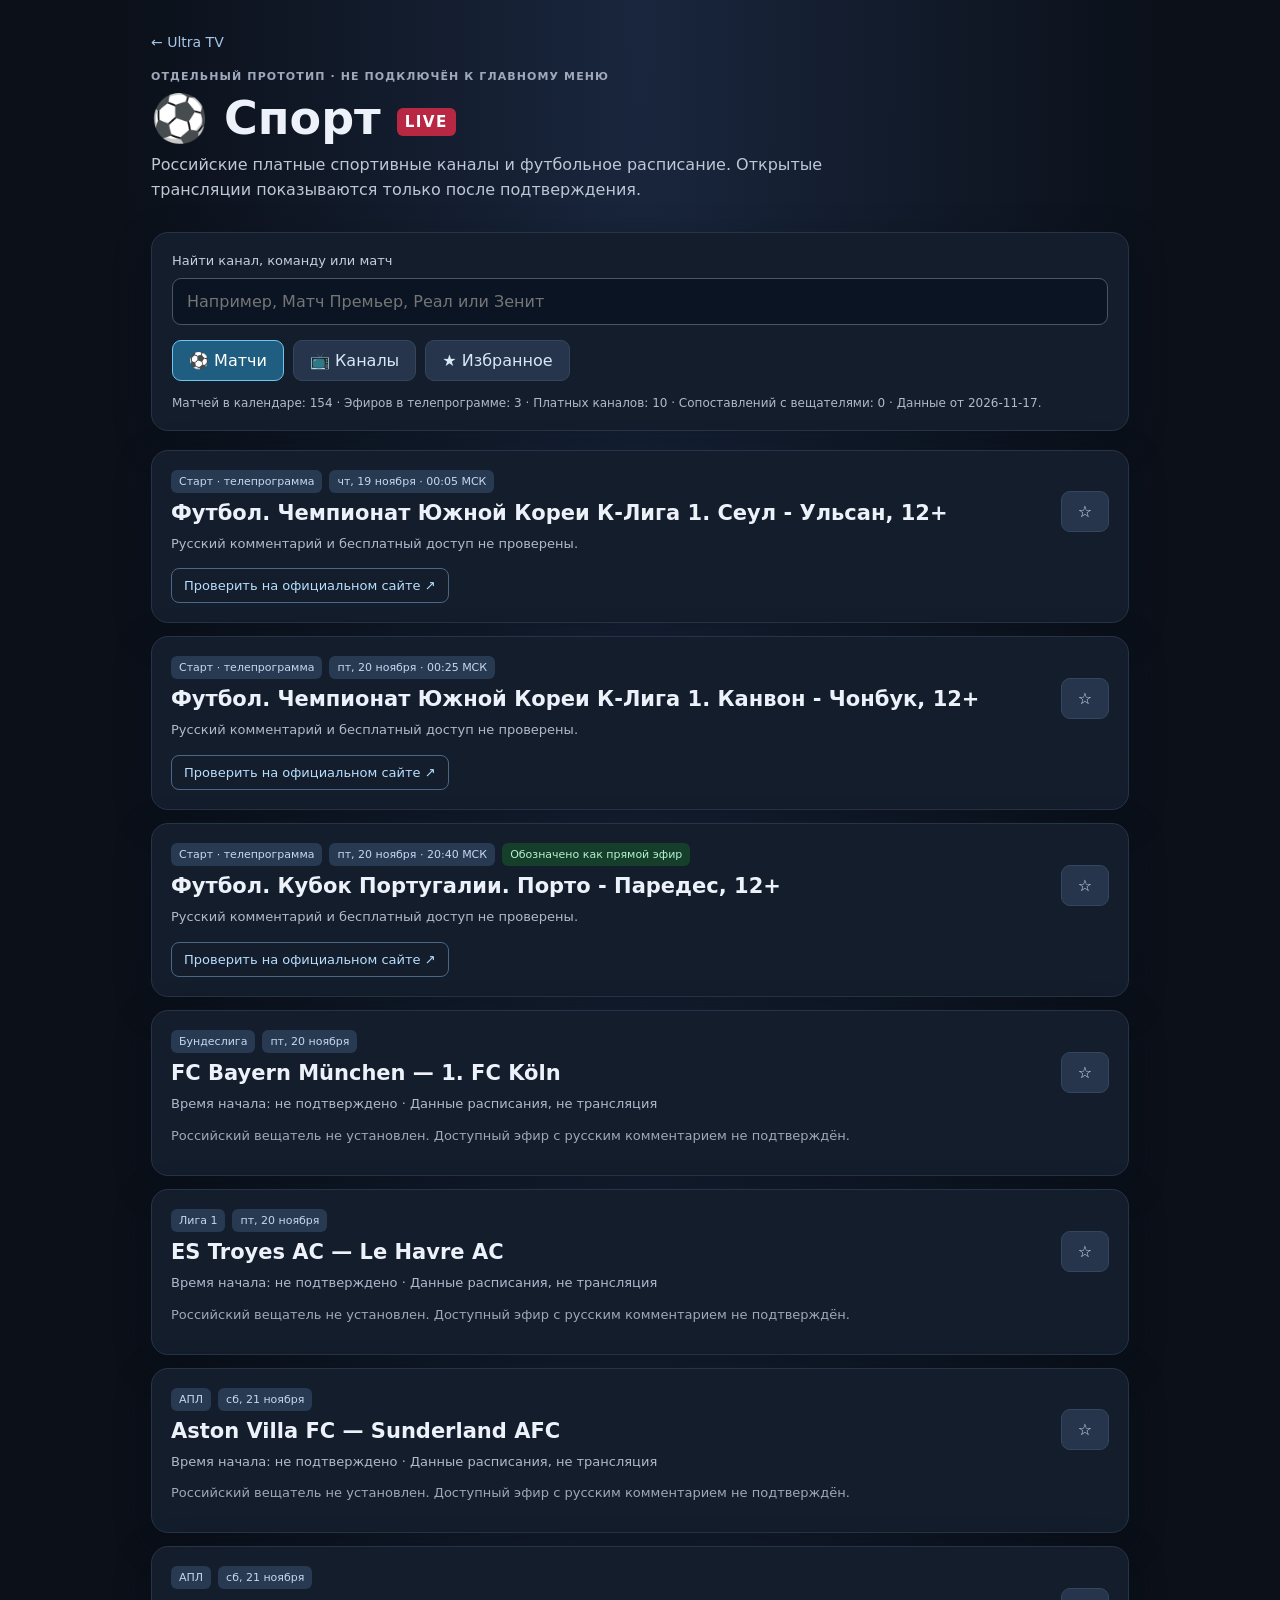
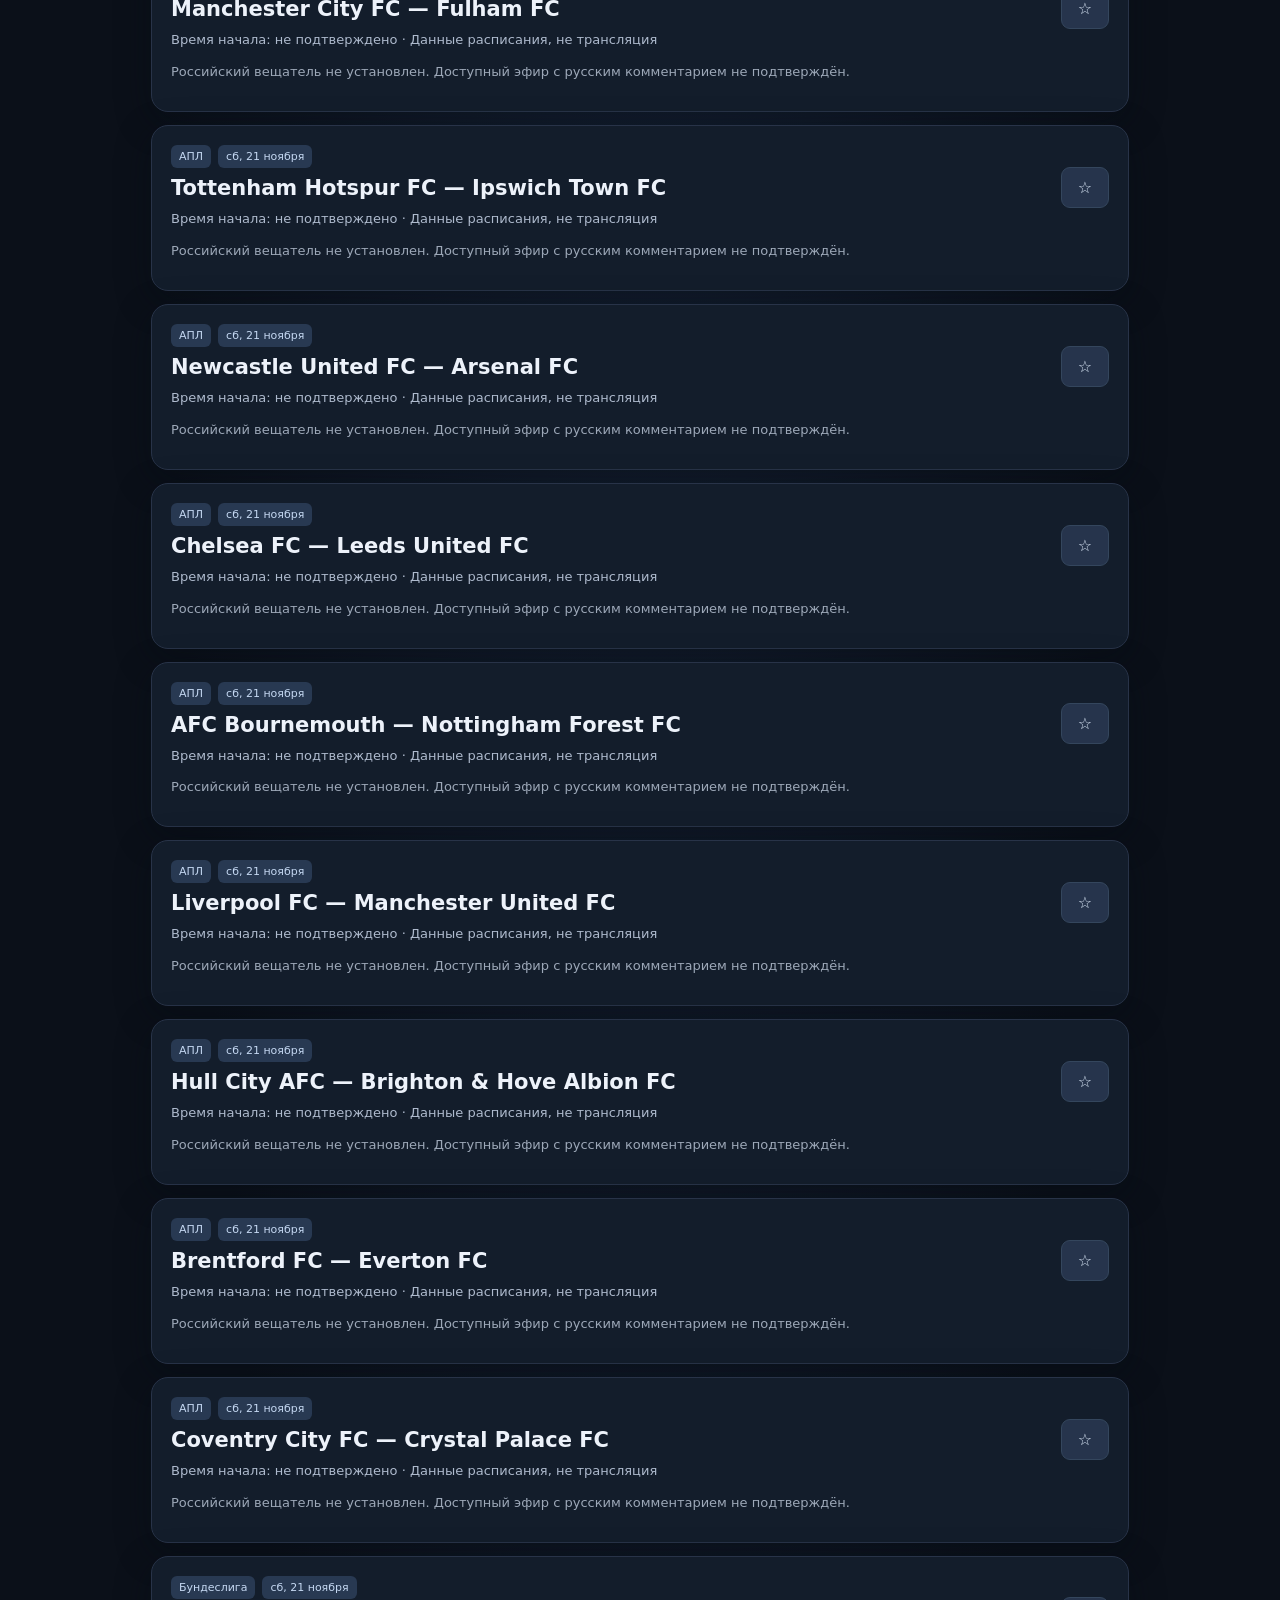
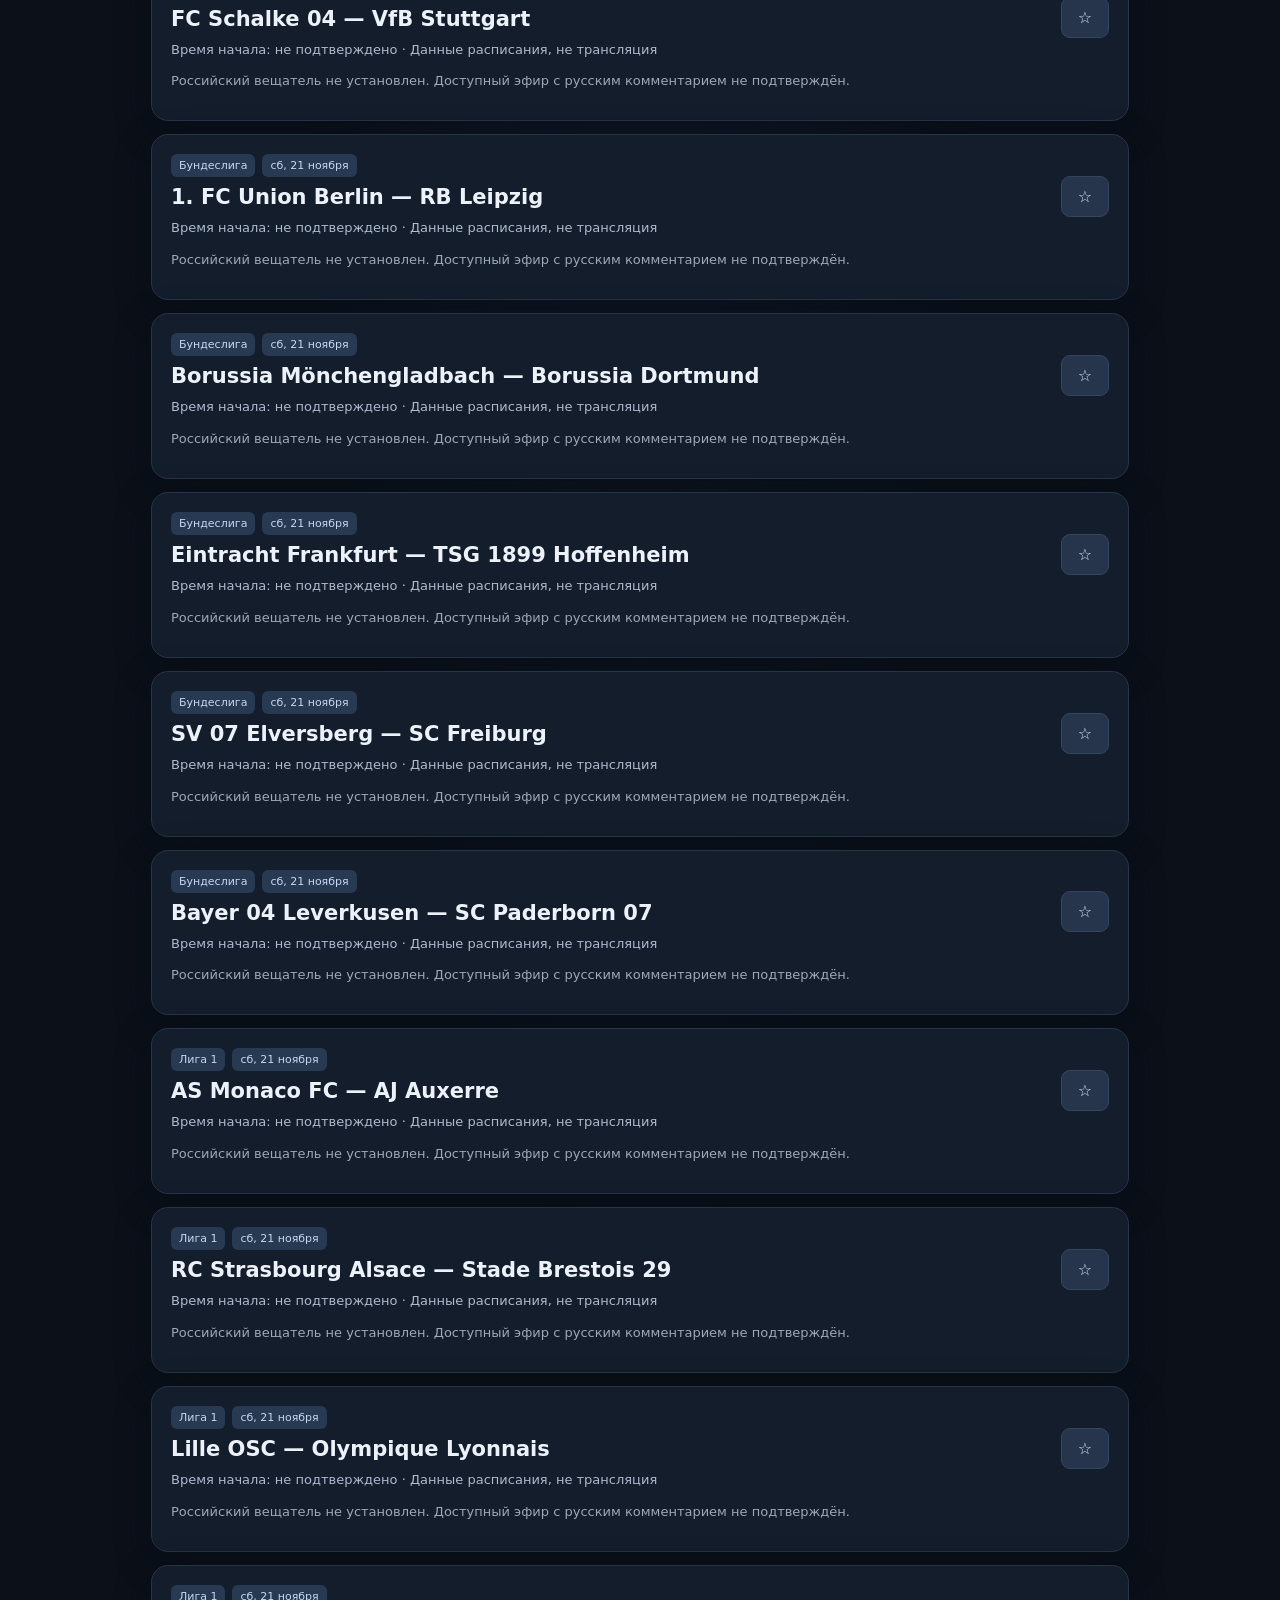
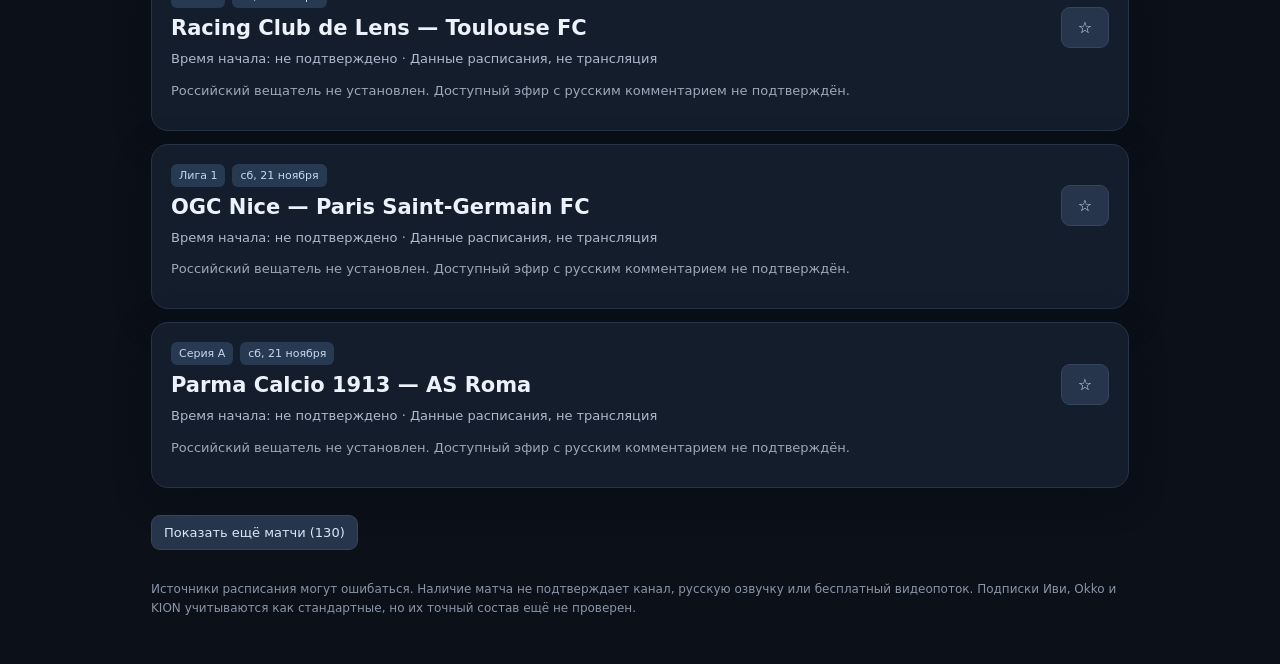
<file: sport-lab/index.html>
<!doctype html>
<html lang="ru">
<head>
  <meta charset="utf-8">
  <meta name="viewport" content="width=device-width,initial-scale=1">
  <meta name="theme-color" content="#0b1019">
  <title>Ultra TV · Спорт — лаборатория</title>
  <link rel="stylesheet" href="./style.css">
  <script defer src="./app.js"></script>
</head>
<body>
  <main class="layout">
    <header>
      <a class="back" href="../">← Ultra TV</a>
      <span class="eyebrow">ОТДЕЛЬНЫЙ ПРОТОТИП · НЕ ПОДКЛЮЧЁН К ГЛАВНОМУ МЕНЮ</span>
      <h1>⚽ Спорт <span>LIVE</span></h1>
      <p>Российские платные спортивные каналы и футбольное расписание. Открытые трансляции показываются только после подтверждения.</p>
    </header>
    <section class="panel controls" aria-label="Фильтры">
      <label for="search">Найти канал, команду или матч</label>
      <input id="search" type="search" placeholder="Например, Матч Премьер, Реал или Зенит" autocomplete="off">
      <div class="tabs">
        <button type="button" data-tab="matches" aria-pressed="true">⚽ Матчи</button>
        <button type="button" data-tab="channels" aria-pressed="false">📺 Каналы</button>
        <button type="button" data-tab="favs" aria-pressed="false">★ Избранное</button>
      </div>
      <p id="status" role="status" aria-live="polite">Загрузка каталога…</p>
    </section>
    <section id="results" aria-live="polite" aria-label="Результаты"></section>
    <footer>Источники расписания могут ошибаться. Наличие матча не подтверждает канал, русскую озвучку или бесплатный видеопоток. Подписки Иви, Okko и KION учитываются как стандартные, но их точный состав ещё не проверен.</footer>
  </main>
</body>
</html>
</file>
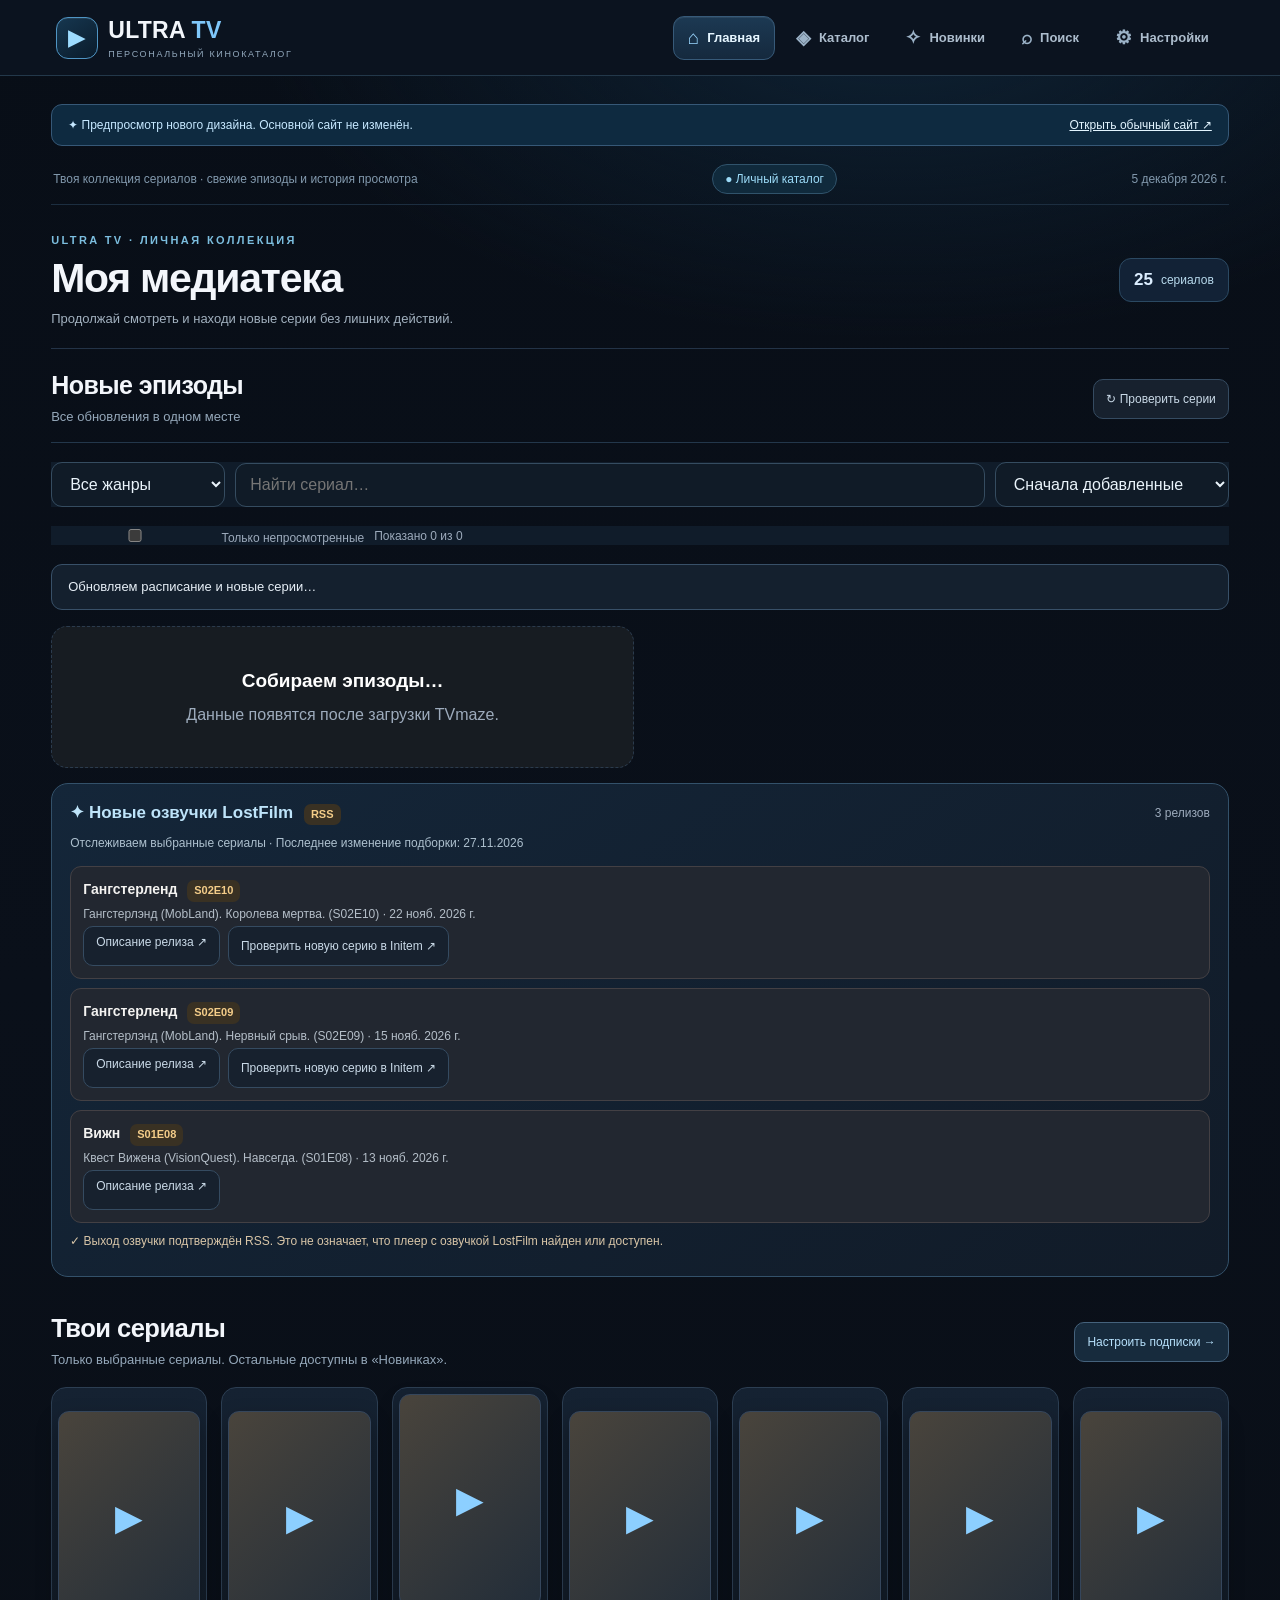
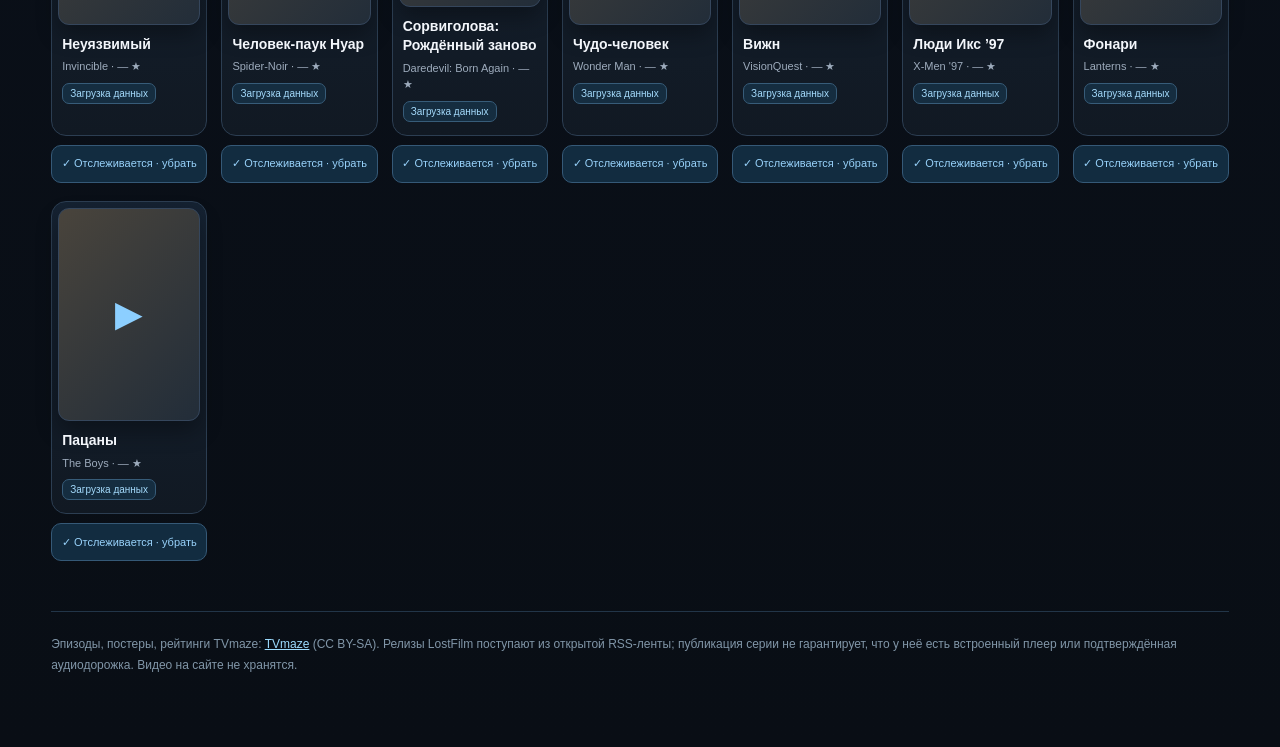
<file: design-preview.html>
<!doctype html>
<html lang="ru">
<head>
<meta charset="utf-8">
<meta name="viewport" content="width=device-width,initial-scale=1,viewport-fit=cover">
<meta name="theme-color" content="#080d14">
<meta name="robots" content="noindex,nofollow">
<title>Ultra TV AI · Новый дизайн (предпросмотр)</title>
<style>
:root{color-scheme:dark;--bg:#0d1015;--side:#12161b;--card:#1b2027;--card2:#222832;--line:#363d47;--text:#f7f6f4;--muted:#9fa7af;--gold:#e2bc83;--goldsoft:#2c281f;--green:#a2d9b7;--red:#f29e91}
*{box-sizing:border-box}html{font-family:Inter,"Segoe UI",Arial,sans-serif;color:var(--text);background:var(--bg)}body{margin:0;min-height:100vh}button,input,select{font:inherit}button{cursor:pointer}button:disabled{opacity:.55;cursor:default}button:focus-visible,input:focus-visible,select:focus-visible,a:focus-visible{outline:3px solid var(--gold);outline-offset:3px}a{color:var(--gold)}.app{min-height:100vh;display:grid;grid-template-columns:234px minmax(0,1fr)}
.side{background:var(--side);border-right:1px solid #272d35;padding:32px 20px;display:flex;flex-direction:column;gap:35px}.brand{display:flex;align-items:center;gap:12px;padding:4px 8px}.mark{width:45px;height:45px;display:grid;place-items:center;border:1px solid #aa8c61;border-radius:14px;color:var(--gold);font-size:24px}.brand strong{font-size:23px;letter-spacing:.6px}.brand strong em{font-style:normal;color:var(--gold)}.brand small{display:block;font-size:9px;letter-spacing:1.3px;color:var(--muted);margin-top:5px}.nav{display:grid;gap:8px}.nav button{display:flex;align-items:center;gap:12px;padding:14px 14px;border:0;background:transparent;color:#aeb6bf;border-radius:11px;text-align:left}.nav button span{font-size:20px;width:26px;text-align:center}.nav button.active{background:#2a2825;color:var(--gold)}.nav button:hover{background:#292d33;color:white}.sidefoot{margin-top:auto;color:#86909c;font-size:12px;line-height:1.8}.sidefoot b{color:var(--gold)}
.main{width:100%;max-width:1660px;margin:auto;padding:32px 48px 65px;min-width:0}.top{display:flex;align-items:center;justify-content:space-between;gap:15px;color:var(--muted);font-size:13px}.badge{background:#29271f;border:1px solid #504332;color:var(--gold);border-radius:30px;padding:9px 14px}.hero{margin:25px 0 31px;position:relative;overflow:hidden;background:linear-gradient(115deg,#302c27 0%,#1e2329 63%,#171d25 100%);border:1px solid #423d35;border-radius:23px;padding:43px 45px}.hero::after{content:"";position:absolute;width:420px;height:420px;border-radius:50%;border:1px solid #7c6b4b66;right:-130px;top:-170px;box-shadow:0 0 0 65px #ffffff03,0 0 0 135px #ffffff02;pointer-events:none}.eyebrow{color:var(--gold);font-size:11px;letter-spacing:2px;font-weight:750}.hero h1{font-size:clamp(31px,3.1vw,49px);letter-spacing:-1.2px;margin:13px 0}.hero p{max-width:650px;color:#bdc0c4;font-size:15px;line-height:1.65;margin:0}.stats{display:flex;gap:10px;flex-wrap:wrap;margin-top:22px}.stats span{padding:8px 11px;border-radius:9px;background:#ffffff0b;border:1px solid #ffffff16;font-size:12px;color:#e3ded4}
#main-content{margin-top:28px}.row{display:flex;align-items:end;justify-content:space-between;gap:14px;flex-wrap:wrap;margin:0 0 17px}.row h2{font-size:26px;letter-spacing:-.4px;margin:0}.row p{font-size:13px;color:var(--muted);margin:7px 0 0}.actions{display:flex;gap:9px;flex-wrap:wrap}.btn{background:var(--goldsoft);color:var(--gold);border:1px solid #61513c;padding:10px 15px;border-radius:10px}.btn:hover{background:#3b3124}.btn.primary{background:var(--gold);border-color:var(--gold);color:#201b14;font-weight:700}.btn.ghost{background:var(--card);color:#e6e6e7;border-color:var(--line)}.btn.sm{font-size:12px;padding:8px 12px}.filters{display:flex;gap:10px;flex-wrap:wrap;align-items:center;margin:0 0 19px}.filters select,.filters input,.field{background:var(--card);color:var(--text);border:1px solid var(--line);padding:12px 14px;border-radius:11px;min-width:0}.filters input{flex:1;min-width:160px}.filters select{max-width:250px}.subtle{font-size:12px;color:var(--muted)}.panelnote{background:#24231f;border:1px solid #554733;border-radius:11px;color:#ead0ae;font-size:13px;line-height:1.55;padding:12px 16px;margin:16px 0}.alert{color:var(--red)}
.feed{display:grid;gap:10px}.item{display:grid;grid-template-columns:56px minmax(0,1fr) auto;align-items:center;gap:14px;background:var(--card);border:1px solid #343b45;border-radius:14px;padding:10px 17px 10px 10px;width:100%;color:var(--text);text-align:left}.item:hover,.card:hover{border-color:#93784e;background:#22272e}.thumb{width:56px;height:75px;object-fit:cover;border-radius:7px;background:linear-gradient(140deg,#605643,#222b35);display:grid;place-items:center;color:var(--gold)}.item-title{display:block;font-size:15px;font-weight:700;margin-bottom:5px}.item-meta{display:block;color:var(--muted);font-size:12px;line-height:1.6}.item-date{text-align:right;color:var(--gold);font-size:13px;white-space:nowrap}.item-date small{display:block;color:var(--muted);font-size:11px;margin-top:5px}.chip{display:inline-block;border:1px solid #655237;color:var(--gold);font-size:10px;padding:3px 7px;border-radius:7px;margin-left:7px;font-weight:normal}
.grid{display:grid;grid-template-columns:repeat(auto-fill,minmax(155px,1fr));gap:23px 15px}.card{padding:0;border:1px solid transparent;border-radius:13px;background:transparent;text-align:left;color:var(--text);min-width:0}.poster{width:100%;aspect-ratio:2/3;display:block;border:1px solid #454952;border-radius:12px;background:linear-gradient(135deg,#49443c,#222d39);object-fit:cover}.poster.empty{display:grid;place-items:center;color:var(--gold);font-size:36px}.card h3{font-size:14px;line-height:1.38;margin:10px 3px 5px}.card small{display:block;color:var(--muted);line-height:1.5;margin:0 3px}.card .tag{display:inline-block;margin:8px 3px 0;padding:4px 7px;color:var(--gold);border:1px solid #615137;border-radius:7px;font-size:10px}.emptybox{text-align:center;background:#171c22;border:1px dashed var(--line);border-radius:16px;padding:40px 20px;color:var(--muted);line-height:1.5}.emptybox b{display:block;color:white;font-size:19px;margin-bottom:7px}.more{margin:18px auto;display:block}.footer{color:#828e9c;font-size:12px;line-height:1.7;margin-top:50px}
.overlay{position:fixed;inset:0;background:#000b;z-index:50;padding:15px;display:grid;place-items:center}.dialog{width:min(850px,100%);max-height:94vh;overflow:auto;background:#1b2027;border:1px solid #575553;border-radius:19px;box-shadow:0 25px 80px #000c}.dialogtop{display:grid;grid-template-columns:155px 1fr;gap:23px;padding:25px;border-bottom:1px solid var(--line)}.dialogtop .poster{max-width:155px}.dialogtop h2{font-size:27px;margin:7px 0}.dialogtop p{color:#b2b6bd;line-height:1.5;font-size:13px}.dialogbody{padding:22px 25px 27px}.dialog .row{align-items:center}.close{float:right}.ep{display:grid;grid-template-columns:minmax(0,1fr) auto;gap:12px;align-items:center;padding:13px 0;border-bottom:1px solid #3a414b}.ep b{font-size:13px}.ep small{display:block;color:var(--muted);margin-top:5px}.epactions{display:flex;gap:8px;align-items:center;flex-wrap:wrap}.epactions select{max-width:170px}.epactions button,.epactions select{font-size:12px;background:#2b3038;color:white;border:1px solid #535963;border-radius:8px;padding:8px 9px}.epactions button.done{color:var(--green);border-color:#538267}.topline{display:flex;align-items:start;justify-content:space-between;gap:13px}.setting{border:1px solid var(--line);border-radius:16px;padding:24px;background:var(--card);line-height:1.65;color:#bbc1c9}.setting h3{color:white;margin:0 0 8px}.setting+.setting{margin-top:13px}.sr-only{position:absolute;width:1px;height:1px;padding:0;margin:-1px;overflow:hidden;clip:rect(0,0,0,0);white-space:nowrap;border:0}
@media(max-width:920px){.app{grid-template-columns:1fr}.side{padding:11px 15px;border-right:0;border-bottom:1px solid #333a41;gap:10px;flex-direction:row;align-items:center;flex-wrap:wrap}.brand{margin-right:auto}.nav{display:flex;gap:4px;flex-wrap:wrap}.nav button{padding:11px;font-size:12px}.nav button span{display:none}.sidefoot{display:none}.main{padding:22px 19px 50px}.hero{padding:31px}.grid{grid-template-columns:repeat(auto-fill,minmax(140px,1fr))}}@media(max-width:540px){.top{display:none}.side{display:block}.brand{padding-bottom:12px}.nav{display:flex;justify-content:space-between}.nav button{padding:10px 6px;font-size:11px}.hero{padding:24px;margin:17px 0 24px}.hero h1{font-size:31px}.item{grid-template-columns:45px minmax(0,1fr);gap:11px}.thumb{width:45px;height:62px}.item-date{grid-column:2;text-align:left}.item-date small{display:inline;margin-left:10px}.grid{grid-template-columns:repeat(2,minmax(0,1fr))}.dialogtop{grid-template-columns:90px 1fr;gap:15px;padding:17px}.dialogtop .poster{max-width:90px}.dialogtop h2{font-size:21px}.dialogbody{padding:17px}.ep{grid-template-columns:1fr}.epactions{justify-content:flex-start}.filters select{max-width:none;flex:1}}

/* Public LostFilm RSS release events; these are NOT player/audio availability claims. */
.lf-panel{background:#191f27;border:1px solid #584935;border-radius:17px;padding:17px 18px;margin:15px 0 20px}
.lf-title{display:flex;justify-content:space-between;gap:10px;align-items:center;flex-wrap:wrap}
.lf-title h3{font-size:17px;line-height:1.4;margin:0;color:#f4d39b}
.lf-panel p{font-size:12px;line-height:1.55;color:#c1bdba;margin:9px 0}
.lf-list{display:grid;gap:9px;max-height:590px;overflow:auto;margin-top:13px}
.lf-item{border:1px solid #434044;background:#222730;border-radius:11px;padding:12px}
.lf-item strong{font-size:14px;line-height:1.45;display:block;color:#f4f3f1}
.lf-meta{font-size:12px;color:#b4bec8;display:block;margin:5px 0}
.lf-actions{display:flex;flex-wrap:wrap;gap:8px;align-items:center}
.lf-actions .btn{font-size:12px;text-decoration:none;padding:8px 12px}
.lf-chip{display:inline-block;color:#f4cd89;background:#393123;padding:3px 7px;border-radius:7px;font-size:11px;margin-left:6px}
.lf-footnote{color:#d9c6a8!important}
@media(max-width:540px){.lf-panel{padding:13px}.lf-list{max-height:510px}.lf-actions{flex-wrap:wrap}}

/* Episode watch-state management and a personal resume rail. */
.card-unit{min-width:0;display:flex;flex-direction:column;gap:7px}
.card-unit .card{width:100%;display:block;flex:1}
.follow-tag{width:100%;background:#1c2229;border:1px solid #47505a;border-radius:9px;color:#d7dee4;font-size:12px;min-height:44px;padding:10px 6px;text-align:center}
.follow-tag.active{color:#e3c38c;border-color:#5e503b;background:#29251f}
.follow-tag:hover,.follow-tag:focus-visible{border-color:#b99b67;background:#34302a}
.episode-row{display:grid;grid-template-columns:minmax(0,1fr) auto;gap:8px;align-items:stretch}
.episode-row .item{height:100%}
.episode-mark{min-width:136px;padding:10px;background:#202830;border:1px solid #45515c;border-radius:12px;color:#d4dce4;font-size:12px}
.episode-mark:hover{border-color:#b99b67}
.episode-mark.done{color:#a2d9b7;background:#202e2b;border-color:#4b806a}
.recent-section{border:1px solid #514735;background:linear-gradient(120deg,#29251e,#1c2228 45%);border-radius:16px;margin-bottom:22px;padding:18px}
.recent-section .row h2{font-size:21px}
.recent-grid{display:grid;grid-template-columns:repeat(auto-fill,minmax(215px,1fr));gap:10px}
.recent-item{display:flex;align-items:center;gap:12px;background:#20262d;border:1px solid #424852;border-radius:11px;padding:9px;text-align:left;color:var(--text);width:100%}
.recent-item:hover{border-color:#b99b67;background:#31333a}
.recent-item .thumb{flex:0 0 56px}
.recent-text{display:flex;flex-direction:column;gap:4px;min-width:0}
.recent-text strong{font-size:14px}
.recent-text small{font-size:12px;color:#c5cbd0}
.recent-text em{font-size:11px;font-style:normal;color:#e8c78f}
.recent-footnote{line-height:1.55;margin:12px 0 0}
@media(max-width:540px){.recent-section{padding:13px}.recent-grid{grid-template-columns:1fr}.episode-row{grid-template-columns:1fr}.episode-mark{justify-self:end;min-width:170px}}

.tracking-tools{display:flex;align-items:center;justify-content:space-between;flex-wrap:wrap;gap:10px;margin:-5px 0 18px;padding:11px 14px;border:1px solid #454b52;border-radius:12px;background:#1e252b}
.tracking-notice{display:flex;align-items:center;gap:10px;flex-wrap:wrap;padding:13px 15px;margin:0 0 16px;border:1px solid #826c48;border-radius:12px;background:#312b20;color:#ffe4b6;font-size:13px;line-height:1.5}
.tracking-notice button{margin-left:auto;white-space:nowrap}
@media(max-width:560px){.tracking-notice button{margin-left:0}.tracking-tools button{width:100%}}
</style>
<link rel="stylesheet" href="./player.css?v=16">
<link rel="stylesheet" href="./site-cinema.css?v=1">
<style>
.design-preview-banner{
 display:flex;gap:12px;justify-content:space-between;align-items:center;
 padding:11px 16px;margin:0 0 18px;border:1px solid #365877;border-radius:11px;
 background:#0e2a40;color:#c6e8ff;font-size:12px;line-height:1.5;
}
.design-preview-banner a{color:#e3f5ff;white-space:nowrap}
@media(max-width:600px){.design-preview-banner{flex-wrap:wrap}}
</style>
</head>
<body>
<div class="app"><aside class="side"><div class="brand"><div class="mark">▶</div><div><strong>ULTRA <em>TV</em></strong><small>ПЕРСОНАЛЬНЫЙ КИНОКАТАЛОГ</small></div></div>
<nav class="nav" aria-label="Разделы"><button class="active" data-view="feed"><span>⌂</span> Главная</button><button data-view="catalog"><span>◈</span> Каталог</button><button data-view="discover"><span>✧</span> Новинки</button><button data-view="search"><span>⌕</span> Поиск</button><button data-view="settings"><span>⚙</span> Настройки</button></nav>
<div class="sidefoot">Предпочтение: <b>LostFilm → полноценный дубляж</b><br>v1.2 · Управление каталогом</div></aside>
<main class="main"><div class="design-preview-banner" role="note"><span>✦ Предпросмотр нового дизайна. Основной сайт не изменён.</span><a href="./index.html">Открыть обычный сайт ↗</a></div><div class="top"><span>Твоя коллекция сериалов · свежие эпизоды и история просмотра</span><span class="badge">● Личный каталог</span><span id="date-now"></span></div><div id="main-content"></div><footer class="footer">Эпизоды, постеры, рейтинги TVmaze: <a href="https://www.tvmaze.com" target="_blank" rel="noopener">TVmaze</a> (CC BY-SA). Релизы LostFilm поступают из открытой RSS-ленты; публикация серии не гарантирует, что у неё есть встроенный плеер или подтверждённая аудиодорожка. Видео на сайте не хранятся.</footer></main></div>
<div id="dialog-root"></div>
<div id="player-root"></div>
<script>
(()=>{
'use strict';
const API='https://api.tvmaze.com',STORE='ultra-tv-v2';
// Названия и жанры — редакционная подборка, не утверждение о доступности русского перевода.
let seeds=[
 ['invincible','Неуязвимый','Invincible',['super','animation','scifi'],2021],
 ['spider-noir','Человек-паук Нуар','Spider-Noir',['super','crime'],2026],
 ['daredevil','Сорвиголова: Рождённый заново','Daredevil: Born Again',['super','crime','action'],2025],
 ['wonder-man','Чудо-человек','Wonder Man',['super','comedy'],2026],
 ['visionquest','Вижн','VisionQuest',['super','scifi'],2026],
 ['x-men-97','Люди Икс ’97',"X-Men '97",['super','animation','scifi'],2024],
 ['lanterns','Фонари','Lanterns',['super','scifi','thriller'],2026],
 ['boys','Пацаны','The Boys',['super','action','comedy'],2019],
 ['silo','Укрытие','Silo',['scifi','thriller'],2023],
 ['from','Извне','From',['scifi','horror','thriller'],2022],
 ['dark-matter','Тёмная материя','Dark Matter',['scifi','thriller'],2024],
 ['boroughs','The Boroughs','The Boroughs',['scifi','horror'],2026],
 ['star-city','Звёздный город','Star City',['scifi','drama'],2026],
 ['monarch','Монарх: Наследие монстров','Monarch: Legacy of Monsters',['scifi','action'],2023],
 ['for-all-mankind','Ради всего человечества','For All Mankind',['scifi','drama'],2019],
 ['fallout','Фоллаут','Fallout',['scifi','action','drama'],2024],
 ['small-prophets','Small Prophets','Small Prophets',['fantasy','comedy','drama'],2026],
 ['widows-bay',"Widow's Bay","Widow's Bay",['horror','comedy'],2026],
 ['hacks','Хитрости','Hacks',['comedy','drama'],2021],
 ['diplomat','Дипломатка','The Diplomat',['drama','thriller'],2023],
 ['bear','Медведь','The Bear',['drama','comedy'],2022],
 ['slow-horses','Медленные лошади','Slow Horses',['crime','thriller','drama'],2022],
 ['knight','Рыцарь Семи Королевств','A Knight of the Seven Kingdoms',['fantasy','drama'],2026],
 ['mobland','Гангстерленд','MobLand',['crime','thriller','drama'],2025],
 ['house-dragon','Дом Дракона','House of the Dragon',['fantasy','drama'],2022]
].map(([key,ru,en,genres,year])=>({key,ru,en,genres,year}));
const genres=[['all','Все жанры'],['super','Супергерои'],['scifi','Фантастика'],['fantasy','Фэнтези'],['horror','Мистика / ужасы'],['thriller','Триллеры'],['crime','Криминал'],['action','Боевики'],['drama','Драмы'],['comedy','Комедии'],['animation','Анимация']];
const $=(s,root=document)=>root.querySelector(s), $$=(s,root=document)=>[...root.querySelectorAll(s)], norm=s=>String(s||'').toLocaleLowerCase('ru-RU').replace(/[^a-zа-я0-9]/gi,'');
const esc=s=>String(s??'').replace(/[&<>"']/g,c=>({'&':'&amp;','<':'&lt;','>':'&gt;','"':'&quot;',"'":'&#39;'}[c]));
const iso=()=>{let d=new Date();return `${d.getFullYear()}-${String(d.getMonth()+1).padStart(2,'0')}-${String(d.getDate()).padStart(2,'0')}`;};
const dateRU=s=>s?new Date(s+'T12:00:00').toLocaleDateString('ru-RU',{day:'numeric',month:'short',year:'numeric'}):'дата уточняется';
const pad=n=>String(n||0).padStart(2,'0');
const safeImage=s=>typeof s==='string'&&/^https:\/\//.test(s)?s:'';
const fromStore=(key)=>{try{return JSON.parse(localStorage.getItem(key)||'null')}catch{return null}};
const base={tracked:{},extras:{},watched:{},dubs:{},prefs:{},firstSeen:{},data:{},sources:{},progress:{},initemProgress:{},initemDiag:{},recent:{},bookmarks:{}};
let saved=fromStore(STORE),state={...base,...(saved||{})};
for(const k of Object.keys(base))if(!state[k]||Array.isArray(state[k])||typeof state[k]!=='object')state[k]={};
if(!saved){for(const x of seeds)state.tracked[x.key]=true;const old=fromStore('ultra-tv-v1');if(old){state.watched=old.watched||{};state.dubs=old.dubs||{};state.prefs=old.prefs||{};}}
const all=()=>[...seeds,...Object.values(state.extras)];
const getEntry=k=>all().find(x=>x.key===k);
const persist=()=>{try{localStorage.setItem(STORE,JSON.stringify(state))}catch(e){setStatus('Мало места в хранилище браузера. Экспортируй коллекцию.')}};
const idKey=(key,ep)=>`${key}:${ep.id}`;
const released=ep=>ep.airdate&&ep.airdate<=iso();
let view='feed',flt='all',query='',sort='added',onlyUnwatched=false,feedLimit=50,busy=false,failures=0;
let catalogShowAll=false,trackingNotice=null;
let releaseData={updatedAt:null,entries:[]},releaseLoading=true,releaseError=false;
const showInfo=k=>state.data[k];
const niceName=x=>x.ru||x.en;
const epCode=ep=>`S${pad(ep.season)}E${pad(ep.number)}`;
function setStatus(s){let el=$('#status');if(el){el.textContent=s;return;} if(!$('#main-content'))return;const e=document.createElement('div');e.id='status';e.className='panelnote';e.textContent=s;$('#main-content').prepend(e)}
function htmlPoster(x){const url=safeImage(showInfo(x.key)?.image);return url?`<img class="poster" src="${esc(url)}" loading="lazy" alt="">`:'<span class="poster empty">▶</span>'}
function miniPoster(x){const url=safeImage(showInfo(x.key)?.image);return url?`<img class="thumb" src="${esc(url)}" loading="lazy" alt="">`:'<span class="thumb">▶</span>'}
function lastEpisode(x){let eps=showInfo(x.key)?.episodes||[];return eps.filter(e=>released(e)&&e.number!==null).sort((a,b)=>(b.airdate||'').localeCompare(a.airdate||''))[0]||null}
function entries(){return all().filter(x=>state.tracked[x.key]!==false)}
function getFeed(){const out=[];for(const x of entries())for(const ep of showInfo(x.key)?.episodes||[]){if(!ep.airdate||ep.airdate<'2026-01-01'||!released(ep)||ep.number===null)continue;const added=state.firstSeen[idKey(x.key,ep)]||ep.airdate;out.push({x,ep,added});}
 return out.sort((a,b)=>{if(sort==='aired')return b.ep.airdate.localeCompare(a.ep.airdate)||b.added.localeCompare(a.added);if(sort==='rating')return (showInfo(b.x.key)?.rating||0)-(showInfo(a.x.key)?.rating||0)||b.ep.airdate.localeCompare(a.ep.airdate);return b.added.localeCompare(a.added)||b.ep.airdate.localeCompare(a.ep.airdate)||a.x.ru.localeCompare(b.x.ru)});
}
function matchEntry(x){return (flt==='all'||x.genres.includes(flt))&&(!query||norm(x.ru+' '+x.en).includes(norm(query)))}
function visibleFeed(){return getFeed().filter(({x,ep})=>matchEntry(x)&&(!onlyUnwatched||!state.watched[idKey(x.key,ep)]))}

function releaseMatch(r,x){
  const en=norm(r.seriesEn),ru=norm(r.seriesRu);
  return !!((en&&en.length>2&&en===norm(x.en))||(ru&&ru.length>2&&ru===norm(x.ru)));
}
function releaseFor(x,ep){
  return releaseData.entries.find(r=>releaseMatch(r,x)&&Number(r.season)===Number(ep.season)&&Number(r.episode)===Number(ep.number));
}
function releaseEvents(){
  const out=[];
  for(const r of releaseData.entries){
    if(!r||!Number.isInteger(r.season)||!Number.isInteger(r.episode))continue;
    const x=entries().find(x=>releaseMatch(r,x));
    if(!x||!matchEntry(x))continue;
    const ep=(showInfo(x.key)?.episodes||[]).find(e=>Number(e.season)===r.season&&Number(e.number)===r.episode);
    if(onlyUnwatched&&ep&&state.watched[idKey(x.key,ep)])continue;
    out.push({x,ep,release:r});
  }
  return out.sort((a,b)=>(b.release.published||'').localeCompare(a.release.published||'')).slice(0,14);
}
function releaseSection(){
  const found=releaseEvents();
  const stamp=releaseData.updatedAt?'Последнее изменение подборки: '+new Date(releaseData.updatedAt).toLocaleDateString('ru-RU'):'';
  const subtitle=releaseLoading?'Синхронизируем выпуск новостей LostFilm…':
    releaseError?'Пока не удалось загрузить данные об озвучках. Плееры RUTUBE работают отдельно.':
    !releaseData.updatedAt?'RSS-лента ещё не синхронизирована на сервере.':
    found.length?'Отслеживаем выбранные сериалы · '+esc(stamp):'Пока нет релизов LostFilm по выбранным сериалам · '+esc(stamp);
  return `<section class="lf-panel" aria-label="Новые релизы LostFilm">
    <div class="lf-title"><h3>✦ Новые озвучки LostFilm <span class="lf-chip">RSS</span></h3><span class="subtle">${found.length?found.length+' релизов':''}</span></div>
    <p>${subtitle}</p>
    ${found.length?`<div class="lf-list">${found.map(({x,ep,release:r})=>{
      const safeLink=typeof r.link==='string'&&/^https:\/\/(?:www\.)?lostfilm\.(?:tv|download)\//i.test(r.link)?r.link:'';
      const code='S'+pad(r.season)+'E'+pad(r.episode);
      const date=r.published&&!Number.isNaN(Date.parse(r.published))?new Date(r.published).toLocaleDateString('ru-RU',{day:'numeric',month:'short',year:'numeric'}):'Дата уточняется';
      return `<div class="lf-item"><strong>${esc(x.ru)} <span class="lf-chip">${code}</span></strong>
        <span class="lf-meta">${esc(r.title)} · ${esc(date)}</span>
        <div class="lf-actions">
          ${safeLink?`<a class="btn ghost sm" href="${esc(safeLink)}" rel="noopener noreferrer" target="_blank">Описание релиза ↗</a>`:''}
          ${ep&&window.UltraTVPlayer?.hasEpisode(x.key,ep)?`<button class="btn ghost sm" data-open="${esc(x.key)}" data-episode="${esc(ep.id)}">Открыть доступный плеер (озвучка может отличаться)</button>`:window.UltraTVPlayer?.hasSeriesBrowser(x.key)?`<button class="btn ghost sm" data-open="${esc(x.key)}">Проверить новую серию в Initem ↗</button>`:''}
        </div></div>`;
    }).join('')}</div>`:''}
    <p class="lf-footnote">✓ Выход озвучки подтверждён RSS. Это не означает, что плеер с озвучкой LostFilm найден или доступен.</p>
  </section>`;
}
async function loadReleaseFeed(){
  try{
    const r=await fetch('./releases.json',{cache:'no-cache'});
    if(!r.ok)throw Error('RSS HTTP '+r.status);
    const data=await r.json();
    if(!data||!Array.isArray(data.entries))throw Error('Некорректный формат RSS');
    releaseData={updatedAt:data.updatedAt||null,entries:data.entries.slice(0,700).filter(x=>x&&typeof x==='object'&&typeof x.title==='string'&&typeof x.seriesRu==='string'&&typeof x.seriesEn==='string'&&Number.isInteger(x.season)&&Number.isInteger(x.episode))};
    releaseLoading=false;releaseError=false;
  }catch(e){releaseLoading=false;releaseError=true;console.warn('Не удалось обновить RSS LostFilm',e)}
  if(view==='feed')draw();
}


function formattedTime(seconds){const t=Math.max(0,Math.floor(Number(seconds)||0));return t>=3600?Math.floor(t/3600)+':'+pad(Math.floor(t%3600/60))+':'+pad(t%60):Math.floor(t/60)+':'+pad(t%60);}
function lastPosition(key,info){
 const epKey=key+':S'+pad(info.season)+'E'+pad(info.number);
 const manual=state.bookmarks[epKey],initem=state.initemProgress?.[epKey];
 const manualValid=Number.isFinite(manual?.seconds)&&manual.seconds>0;
 const autoValid=initem?.provider==='initem'&&
   (initem.confirmed===true||initem.selection==='site')&&
   Number.isFinite(initem.seconds)&&initem.seconds>0&&
   Number.isFinite(initem.duration)&&initem.duration>0;
 if(autoValid&&(!manualValid||Number(initem.sampledAt||initem.at||0)>=Number(manual.at||0)))
   return {text:'≈'+formattedTime(initem.seconds),manual:false,
      source:initem.confirmed===true?'Initem':'Initem · серия выбрана в Ultra TV',
      pct:Math.min(100,Math.max(0,Math.round(initem.seconds/initem.duration*100)))};
 if(manualValid)return {text:formattedTime(manual.seconds),manual:true};
 const own=state.progress[key+':'+info.episodeId];
 if(Number.isFinite(Number(own))&&Number(own)>0)
   return {text:formattedTime(own),manual:false,source:'свой плеер'};
 return null;
}
function recordOpen(key,ep){
  if(!getEntry(key)||!ep||!Number.isInteger(Number(ep.season))||!Number.isInteger(Number(ep.number))||Number(ep.number)<1)return;
  state.recent[key]={episodeId:String(ep.id||''),season:Number(ep.season),number:Number(ep.number),at:Date.now()};
  const recent=Object.entries(state.recent).sort((a,b)=>Number(b[1]?.at||0)-Number(a[1]?.at||0)).slice(0,40);
  state.recent=Object.fromEntries(recent);
  persist();
}
function recentItems(){
  return Object.entries(state.recent||{}).map(([key,info])=>({x:getEntry(key),info}))
    .filter(({x,info})=>x&&state.tracked[x.key]!==false&&info&&Number.isFinite(info.at)&&Number.isInteger(info.season)&&Number.isInteger(info.number))
    .sort((a,b)=>b.info.at-a.info.at).slice(0,6);
}
function recentInitemDiagnostics(){
 const rows=Object.entries(state.initemDiag||{}).filter(([key,d])=>getEntry(key)&&d&&Number.isFinite(Number(d.at)))
   .sort((a,b)=>Number(b[1].at)-Number(a[1].at));
 if(!rows.length)return '';
 const [key,d]=rows[0],name=getEntry(key)?.ru||'Сериал';
 const status=d.times>0&&d.confirmed?'Плеер передавал время и подтвердил серию':
   d.times>0?'Время приходило, но серия не подтверждена':
   d.episodes>0?'Приходил номер серии, но таймкод не получен':
   Number(d.received)>0?'События приходили, но таймкод и серия не получены':
   'Сообщения Initem не поступали';
 return '<details class="recent-initem-diag"><summary>🔎 Проверка времени Initem · последний сеанс</summary>'+
   '<p><strong>'+esc(name)+'</strong> · '+esc(status)+'</p>'+
   '<p>Сообщений: '+(Number(d.received)||0)+' · номеров серий: '+(Number(d.episodes)||0)+
   ' · таймкодов: '+(Number(d.times)||0)+' · другой кадр: '+(Number(d.wrongFrame)||0)+' · другой домен: '+(Number(d.otherOrigin)||0)+
   ' · отклонено: '+(Number(d.invalid)||0)+'</p>'+
   '<p>Последнее: '+esc(String(d.last||'нет событий').slice(0,100))+'</p>'+
   (Number(d.probeSent)>0?'<p>Запрос к PlayerJS: '+esc(String(d.probeStatus||'нет ответа').slice(0,180))+'</p>':'')+
   '<p class="subtle">Эта проверка относится только к просмотру на сайте в данном браузере. История приставки сюда не передаётся.</p></details>';
}
function recentSection(){
  const items=recentItems();
  if(!items.length)return '';
  return '<section class="recent-section"><div class="row"><div><h2>Продолжить просмотр</h2><p>Последние открытые серии · время приблизительное</p></div><button type="button" class="btn ghost sm" data-action="clear-recent">Очистить</button></div><div class="recent-grid">'+
    items.map(({x,info})=>{
      const ep=(showInfo(x.key)?.episodes||[]).find(e=>Number(e.season)===info.season&&Number(e.number)===info.number);
      const id=ep?.id||info.episodeId||'';
      const code='S'+pad(info.season)+'E'+pad(info.number);
      const pos=lastPosition(x.key,info);
      return '<button type="button" class="recent-item" data-open="'+esc(x.key)+'"'+(id?' data-episode="'+esc(id)+'"':'')+'>'+
        miniPoster(x)+'<span class="recent-text"><strong>'+esc(x.ru)+'</strong><small>'+esc(code)+'</small>'+(pos?'<small class="recent-timestamp">◷ '+esc(pos.text)+(pos.manual?' · отметка вручную':' · '+esc(pos.source||'плеер'))+'</small>':'')+(Number.isFinite(pos?.pct)?'<span class="recent-progress" aria-hidden="true"><i style="width:'+pos.pct+'%"></i></span>':'')+'<em>▶ Смотреть</em></span></button>';
    }).join('')+'</div>'+recentInitemDiagnostics()+'<details class="recent-help"><summary>Как сохраняется прогресс?</summary><p>Initem передаёт время приблизительно раз в минуту. Значок ≈ означает примерное положение. Если плеер не подтвердил серию, используется серия, выбранная в Ultra TV; смену серии внутри плеера мы можем не заметить.</p></details></section>';
}

function hCard(x){let info=showInfo(x.key),last=lastEpisode(x),tracked=state.tracked[x.key]!==false;return `<div class="card-unit"><button type="button" class="card" data-open="${esc(x.key)}">${htmlPoster(x)}<h3>${esc(x.ru)}</h3><small>${esc(x.en)} · ${esc(info?.rating||'—')} ★</small><span class="tag">${last?'Последняя: '+epCode(last):info?'Даты уточняются':'Загрузка данных'}</span></button><button type="button" class="follow-tag ${tracked?'active':''}" data-toggle-follow="${esc(x.key)}" aria-label="${tracked?'Убрать из отслеживания':'Отслеживать сериал'} ${esc(x.ru)}">${tracked?'✓ Отслеживается · убрать':'＋ Следить за сериалом'}</button></div>`}
function hEpisode({x,ep,added}){let k=idKey(x.key,ep),dub=state.dubs[k],lf=releaseFor(x,ep),seen=!!state.watched[k];return `<div class="episode-row"><button type="button" class="item" data-open="${esc(x.key)}" data-episode="${esc(ep.id)}">${miniPoster(x)}<span><strong class="item-title">${esc(x.ru)} <span class="chip">${epCode(ep)}</span></strong><span class="item-meta">${esc(ep.name||'Новая серия')} · ${seen?'✓ Просмотрено':lf?'✓ Озвучка LostFilm опубликована (плеер не проверен)':dub?'Отмечено вручную: '+esc(dub):'Озвучка не проверена'}</span></span><span class="item-date">${dateRU(ep.airdate)}<small>Добавлено: ${dateRU(added)}</small></span></button><button type="button" class="episode-mark ${seen?'done':''}" data-watch="${esc(k)}" aria-label="${seen?'Отметить не просмотренной':'Отметить просмотренной'}: ${esc(x.ru)} ${epCode(ep)}">${seen?'✓ Просмотрено':'○ Просмотрено?'}</button></div>`}
function empty(title,desc){return `<div class="emptybox"><b>${esc(title)}</b>${esc(desc)}</div>`}
function filters(){return `<div class="filters"><label class="sr-only" for="genre">Выбрать жанр</label><select id="genre">${genres.map(([v,l])=>`<option value="${v}" ${flt===v?'selected':''}>${l}</option>`).join('')}</select><label class="sr-only" for="filter-q">Найти сериал</label><input id="filter-q" placeholder="Найти сериал…" value="${esc(query)}" autocomplete="off"><label class="sr-only" for="sort-by">Порядок сортировки</label><select id="sort-by"><option value="added" ${sort==='added'?'selected':''}>Сначала добавленные</option><option value="aired" ${sort==='aired'?'selected':''}>Сначала по дате выхода</option><option value="rating" ${sort==='rating'?'selected':''}>По рейтингу TVmaze</option></select></div>`}
function draw(){const el=$('#main-content'),track=entries(),feed=getFeed();$$('.nav button').forEach(b=>b.classList.toggle('active',b.dataset.view===view));


 if(view==='feed'){const list=visibleFeed();el.innerHTML=`<section class="dashboard-intro"><div><span class="dashboard-eyebrow">ULTRA TV · ЛИЧНАЯ КОЛЛЕКЦИЯ</span><h1>Моя медиатека</h1><p>Продолжай смотреть и находи новые серии без лишних действий.</p></div><span class="dashboard-count"><b>${track.length}</b> сериалов</span></section>${recentSection()}<div class="row feed-title-row"><div><h2>Новые эпизоды</h2><p>Все обновления в одном месте</p></div><div class="actions"><button class="btn ghost sm" data-action="refresh">↻ Проверить серии</button></div></div>${filters()}<div class="filters"><label class="subtle"><input id="unwatched" type="checkbox" ${onlyUnwatched?'checked':''}> Только непросмотренные</label><span class="subtle">Показано ${Math.min(feedLimit,list.length)} из ${list.length}</span></div><div id="status" class="panelnote" ${busy||failures?'':'hidden'}>${busy?'Обновляем расписание и новые серии…':`Не удалось обновить ${failures} сериалов. Останутся последние сохранённые сведения.`}</div><div class="feed">${list.length?list.slice(0,feedLimit).map(hEpisode).join(''):empty(busy?'Собираем эпизоды…':'Пока нет серий в этой выборке',busy?'Данные появятся после загрузки TVmaze.':'Попробуй другой жанр или обнови расписание.')}</div>${list.length>feedLimit?'<button class="btn more" data-action="more">Показать ещё ↓</button>':''}${releaseSection()}<div style="margin-top:37px"><div class="row"><div><h2>Твои сериалы</h2><p>Только выбранные сериалы. Остальные доступны в «Новинках».</p></div><button class="btn sm" data-view="discover">Настроить подписки →</button></div><div class="grid">${track.slice(0,8).map(hCard).join('')}</div></div>`;return;}
 if(view==='catalog'||view==='discover'){
  const totalHidden=all().filter(x=>state.tracked[x.key]===false).length;
  let items=(view==='catalog'?(catalogShowAll?all():track):seeds).filter(matchEntry);
  items.sort((a,b)=>(lastEpisode(b)?.airdate||'').localeCompare(lastEpisode(a)?.airdate||'')||niceName(a).localeCompare(niceName(b),'ru'));
  const catTools=view==='catalog'?'<div class="tracking-tools"><span class="subtle">Отслеживаемых: '+track.length+' · Не отслеживаются: '+totalHidden+'</span><button type="button" class="btn ghost sm" data-action="catalog-toggle-hidden">'+(catalogShowAll?'Показать только мои':'Показать все, включая скрытые ('+totalHidden+')')+'</button></div>':'';
  const catNotice=view==='catalog'&&trackingNotice?'<div class="tracking-notice" role="status">«'+esc(trackingNotice.name)+'» больше не отслеживается. Сериал не удалён, история просмотра сохранена. <button type="button" class="btn sm" data-action="tracking-undo">↶ Вернуть в мои</button></div>':'';
  el.innerHTML=`<div class="row"><div><h2>${view==='catalog'?'Мой каталог':'Подборка 2026 года'}</h2><p>${view==='catalog'?'Управляй подписками: отключённые сериалы не удаляются и доступны по кнопке «Показать все»':'Подборка из предыдущего обсуждения — все 25 названий'}</p></div><div class="actions"><button class="btn ghost sm" data-action="refresh">↻ Обновить</button><button class="btn primary sm" data-view="search">＋ Добавить</button></div></div>${filters()}${catTools}${catNotice}<div id="status" class="panelnote" ${busy||failures?'':'hidden'}>${busy?'Загружаем данные о сериалах…':`Обновление недоступно для ${failures} сериалов. Список сохранён.`}</div><div class="grid">${items.length?items.map(hCard).join(''):empty('Ничего не найдено','Измени фильтр жанра или поисковую фразу.')}</div>`;return;}
 if(view==='search'){el.innerHTML=`<div class="row"><div><h2>Добавить сериал</h2><p>Поиск по TVmaze (английские названия работают надёжнее)</p></div></div><div class="filters"><input id="remote-search" class="field" placeholder="Например, Severance или The Last of Us" style="flex:1"><button class="btn primary" data-action="lookup">Найти</button></div><div id="remote-results">${empty('Ищи по названию','Выбери сериал в результатах и добавь в каталог.')}</div>`;return;}
 if(view==='settings'){el.innerHTML=`<div class="setting"><h3>Новые эпизоды — в начало списка</h3>При первом добавлении сериалов все серии получают одну дату импорта, поэтому внутри этой даты порядок определяется датой премьеры. Когда позже появляется новая серия и каталог обновляется, она получает новую дату добавления и поднимается наверх. Даты сохраняются в браузере.</div><div class="setting"><h3>Озвучка</h3>По умолчанию: <b>LostFilm → полноценный профессиональный дубляж</b>. Многоголосый закадровый перевод не считаем дубляжом. Из RSS автоматически отмечаем опубликованные переводы LostFilm, а доступность соответствующей дорожки в плеере проверяется отдельно. Другие переводы пока можно отмечать вручную. Через кнопку «Смотреть» можно добавить свои ссылки на видео и выбрать источник.</div><div class="setting"><h3>Сохранение коллекции</h3><p>Пока каталог сохраняется в браузере отдельно на каждом устройстве. Автоматической синхронизации между приставками ещё нет.</p><button class="btn primary" data-action="export">↓ Скачать резервную копию</button> <button class="btn ghost" data-action="import">↑ Восстановить копию</button><input id="import-json" type="file" accept=".json,application/json" hidden></div><div class="setting"><h3>Данные и обновления</h3>Данные о расписании поступают из TVmaze при открытии каталога и при нажатии кнопки обновления. RSS-новости LostFilm собираются отдельно по расписанию GitHub Actions (при включённых Actions), независимо от телевизора или ПК. Из RSS не извлекаются видео и плееры. Даты премьер — из TVmaze.</div>`;$('#import-json').addEventListener('change',importFile);}
}
function toggleFollow(key){
  const x=getEntry(key);if(!x)return;
  const wasTracked=state.tracked[key]!==false;
  state.tracked[key]=!wasTracked;
  persist();
  if(view==='catalog'){
    if(wasTracked){catalogShowAll=true;trackingNotice={key,name:x.ru};}
    else trackingNotice=null;
  }
  draw();
}
function setView(v){view=v;query='';flt='all';feedLimit=50;catalogShowAll=false;trackingNotice=null;draw();window.scrollTo(0,0);if(v==='search')$('#remote-search')?.focus()}
async function request(path){for(let i=0;i<3;i++){try{const r=await fetch(API+path,{headers:{'Accept':'application/json'}});if(r.status===429){await delay(1700*(i+1));continue}if(r.status===404)return null;if(!r.ok)throw Error('TVmaze: '+r.status);return await r.json()}catch(e){if(i===2)throw e;await delay(600*(i+1));}}throw Error('Не удалось получить данные TVmaze')}
const delay=ms=>new Promise(r=>setTimeout(r,ms));
function chooseShow(results,x){const exact=results.filter(z=>norm(z.show?.name)===norm(x.en));const list=exact.length?exact:results.filter(z=>norm(z.show?.name).includes(norm(x.en))||norm(x.en).includes(norm(z.show?.name)));
 if(!list.length)return null;return list.sort((a,b)=>Math.abs(Number(a.show?.premiered?.slice(0,4)||2000)-x.year)-Math.abs(Number(b.show?.premiered?.slice(0,4)||2000)-x.year))[0]?.show||null}
function pack(show,episodes){return {id:show.id,name:show.name,imdb:/^tt\d{5,12}$/.test(String(show.externals?.imdb||''))?show.externals.imdb:null,image:safeImage(show.image?.medium||show.image?.original),premiered:show.premiered,url:show.url,rating:show.rating?.average||null,genres:show.genres||[],episodes:(episodes||[]).filter(e=>e.id&&e.season!=null).map(e=>({id:e.id,name:e.name,season:e.season,number:e.number,airdate:e.airdate})),fetchedAt:Date.now()}}
async function fetchShow(x){let old=showInfo(x.key),j=null;
 if(old?.id)j=await request(`/shows/${old.id}?embed=episodes`);
 else{const results=await request('/search/shows?q='+encodeURIComponent(x.en));const resolved=chooseShow(results||[],x);if(!resolved)return false;j=await request(`/shows/${resolved.id}?embed=episodes`)}
 if(!j||!j._embedded?.episodes)return false;
 let info=pack(j,j._embedded.episodes);state.data[x.key]=info;
 for(const ep of info.episodes){if(ep.airdate&&ep.airdate>='2026-01-01'&&released(ep)&&ep.number!==null){const k=idKey(x.key,ep);if(!state.firstSeen[k])state.firstSeen[k]=iso();}}
 return true;
}
async function refresh(force=false){if(busy)return;busy=true;failures=0;draw();const shows=all();for(let i=0;i<shows.length;i++){
 const x=shows[i];if(!force&&state.data[x.key]&&Object.prototype.hasOwnProperty.call(state.data[x.key],'imdb')&&Date.now()-state.data[x.key].fetchedAt<6*60*60*1000)continue;
 try{if(!await fetchShow(x))failures++;}catch(e){console.warn('Не удалось загрузить',x.key,e);failures++;}
 persist();if(i%3===0||i===shows.length-1)draw();await delay(650);
 }busy=false;persist();draw();}
function openDetail(key,requestedEp){const x=getEntry(key);if(!x)return;const info=showInfo(key),eps=info?.episodes||[];const seasons=[...new Set(eps.map(e=>e.season))].sort((a,b)=>b-a);let season=eps.find(e=>String(e.id)===String(requestedEp))?.season||seasons.find(s=>eps.some(e=>e.season===s&&released(e)))||seasons[0]||1;
 const wrap=$('#dialog-root');wrap.innerHTML=`<div class="overlay"><div class="dialog" role="dialog" aria-modal="true" aria-label="${esc(x.ru)}"><div class="dialogtop"><div>${htmlPoster(x)}</div><div><div class="topline"><div><div class="eyebrow">${esc(x.genres.map(g=>genres.find(v=>v[0]===g)?.[1]||g).join(' · '))}</div><h2>${esc(x.ru)}</h2></div><button class="btn ghost close" data-action="close">✕</button></div><p>${esc(x.en)} · ${x.year} · ★ TVmaze ${esc(info?.rating||'—')}</p><button class="btn ${state.tracked[key]===false?'primary':'ghost'}" data-action="toggle-track" data-key="${esc(key)}">${state.tracked[key]===false?'＋ Следить за сериалом':'✓ В моём каталоге · убрать'}</button></div></div><div class="dialogbody"><div class="row"><div><h2 style="font-size:20px">Серии</h2><p>Выбери сезон и нажми «Смотреть» — если плеер подключён, он откроется сразу</p></div><select id="season" class="field">${seasons.map(s=>`<option value="${s}" ${s===season?'selected':''}>Сезон ${s}</option>`).join('')}</select></div><div class="panelnote">Дорожки LostFilm и дубляж не определяются автоматически. Если источник предоставляет меню озвучки, выбирай её прямо во встроенном плеере.</div><div id="episode-list"></div>${info?.url?`<p class="subtle">Источник: <a href="${esc(info.url)}" target="_blank" rel="noopener">TVmaze ↗</a></p>`:''}</div></div></div>`;
 function episodesDraw(){let s=Number($('#season')?.value||season),items=eps.filter(e=>e.season===s&&e.number!==null).sort((a,b)=>a.number-b.number);$('#episode-list').innerHTML=items.length?items.map(ep=>{const k=idKey(key,ep),dub=state.dubs[k]||'unknown',seen=!!state.watched[k];return `<div class="ep" id="ep-${ep.id}"><div><b>${epCode(ep)} · ${esc(ep.name||'Без названия')}</b><small>${dateRU(ep.airdate)}${!released(ep)?' · ещё не вышла':''}</small></div><div class="epactions"><label class="sr-only" for="dub-${ep.id}">Озвучка ${epCode(ep)}</label><select id="dub-${ep.id}" data-dub="${esc(k)}"><option value="unknown" ${dub==='unknown'?'selected':''}>Озвучка не проверена</option><option value="LostFilm" ${dub==='LostFilm'?'selected':''}>LostFilm</option><option value="Дубляж" ${dub==='Дубляж'?'selected':''}>Полный дубляж</option><option value="Другая" ${dub==='Другая'?'selected':''}>Другая</option></select><button class="${seen?'done':''}" data-watch="${esc(k)}">${seen?'✓ Просмотрено':'○ Не смотрел'}</button><button class="watch-entry" data-player-key="${esc(key)}" data-player-episode="${esc(ep.id)}" ${!released(ep)?'disabled':''}>▶ Смотреть</button></div></div>`}).join(''):empty(info?'Пока нет эпизодов':'Данные загружаются','Если серия уже объявлена, но её нет в TVmaze, попробуй обновить каталог.');if(requestedEp){$('#ep-'+requestedEp)?.scrollIntoView({block:'nearest'});requestedEp=null;}}
 if($('#season'))$('#season').addEventListener('change',episodesDraw);episodesDraw();
 wrap.querySelector('.overlay').addEventListener('click',e=>{if(e.target.classList.contains('overlay'))closeDetail()});}
function closeDetail(){$('#dialog-root').innerHTML=''}
async function lookup(){const q=$('#remote-search')?.value.trim();if(!q)return;$('#remote-results').innerHTML=empty('Ищем…','Загрузка результатов.');try{const res=await request('/search/shows?q='+encodeURIComponent(q));if(!res?.length){$('#remote-results').innerHTML=empty('Не найдено','Попробуй оригинальное название.');return;}
 $('#remote-results').innerHTML=`<div class="grid">${res.slice(0,15).map(z=>{const s=z.show;const pic=safeImage(s.image?.medium);return `<button class="card" data-add="${s.id}" data-name="${esc(s.name)}" data-year="${esc((s.premiered||'').slice(0,4))}">${pic?`<img class="poster" src="${esc(pic)}" alt="">`:'<span class="poster empty">▶</span>'}<h3>${esc(s.name)}</h3><small>${esc(s.premiered?.slice(0,4)||'—')} · ★ ${esc(s.rating?.average||'—')}</small><span class="tag">＋ Добавить в каталог</span></button>`}).join('')}</div>`;
 }catch(e){$('#remote-results').innerHTML=empty('Не удалось выполнить поиск',e.message)}}
async function addCustom(id,name,year){const existing=all().find(x=>showInfo(x.key)?.id===id);if(existing){state.tracked[existing.key]=true;persist();window.UltraTVPlayer?.open(existing.key);return}const key='user-'+id;const x={key,ru:name,en:name,genres:['drama'],year:Number(year)||2026};state.extras[key]=x;state.tracked[key]=true;persist();setView('catalog');try{await fetchShow(x);persist();draw();}catch(e){setStatus('Сериал добавлен, но сведения о сериях пока недоступны. Нажми «Обновить».')}}
function saveFile(){const blob=new Blob([JSON.stringify({version:2,state},null,2)],{type:'application/json'}),a=document.createElement('a'),url=URL.createObjectURL(blob);a.href=url;a.download='ultra-tv-collection.json';a.click();setTimeout(()=>URL.revokeObjectURL(url),2000)}
async function importFile(e){const f=e.target.files?.[0];if(!f)return;try{const j=JSON.parse(await f.text());if(j.version!==2||!j.state||!j.state.tracked)throw Error('Несовместимый формат');if(!confirm('Заменить текущую коллекцию резервной копией?'))return;state={...base,...j.state};persist();setView('feed')}catch(err){alert('Импорт не удался: '+err.message)}}
document.addEventListener('click',e=>{const n=e.target.closest('[data-view]');if(n){setView(n.dataset.view);return}const a=e.target.closest('[data-action]');if(a){const act=a.dataset.action;if(act==='close')closeDetail();if(act==='refresh'){loadReleaseFeed();refresh(true)}if(act==='more'){feedLimit+=50;draw()}if(act==='lookup')lookup();if(act==='export')saveFile();if(act==='import')$('#import-json')?.click();if(act==='clear-recent'){state.recent={};persist();draw()}if(act==='catalog-toggle-hidden'){catalogShowAll=!catalogShowAll;trackingNotice=null;draw()}if(act==='tracking-undo'&&trackingNotice){state.tracked[trackingNotice.key]=true;trackingNotice=null;persist();draw()}if(act==='toggle-track'){toggleFollow(a.dataset.key);closeDetail()}return}
 const follow=e.target.closest('[data-toggle-follow]');if(follow){toggleFollow(follow.dataset.toggleFollow);return}
 const b=e.target.closest('[data-watch]');if(b){state.watched[b.dataset.watch]=!state.watched[b.dataset.watch];persist();const dialog=$('#dialog-root .dialog');if(dialog){const cur=dialog.querySelector('#season').value;const k=dialog.querySelector('[data-action="toggle-track"]').dataset.key;openDetail(k);$('#season').value=cur;$('#season').dispatchEvent(new Event('change'));}draw();return}
 const open=e.target.closest('[data-open]');if(open){if(window.UltraTVPlayer)window.UltraTVPlayer.open(open.dataset.open,open.dataset.episode);else openDetail(open.dataset.open,open.dataset.episode);return}
 const add=e.target.closest('[data-add]');if(add){addCustom(Number(add.dataset.add),add.dataset.name,add.dataset.year);return}
 });
document.addEventListener('change',e=>{const t=e.target;if(t.id==='genre'){flt=t.value;feedLimit=50;draw()}if(t.id==='sort-by'){sort=t.value;draw()}if(t.id==='unwatched'){onlyUnwatched=t.checked;draw()}if(t.matches('[data-dub]')){if(t.value==='unknown')delete state.dubs[t.dataset.dub];else state.dubs[t.dataset.dub]=t.value;persist();draw();}});
document.addEventListener('input',e=>{if(e.target.id==='filter-q'){const value=e.target.value;const s=e.target.selectionStart;query=value;draw();const n=$('#filter-q');n?.focus();n?.setSelectionRange(s,s);}});
document.addEventListener('keydown',e=>{if($('#player-root').innerHTML)return;if(e.key==='Escape'&&$('#dialog-root').innerHTML){closeDetail();return}if(e.key==='Enter'&&document.activeElement?.id==='remote-search'){lookup();return}const t=document.activeElement;if(!['ArrowUp','ArrowDown','ArrowLeft','ArrowRight'].includes(e.key)||!t||['INPUT','TEXTAREA','SELECT'].includes(t.tagName))return;
 const context=$('#dialog-root .dialog')||document;const active=$$('button:not(:disabled),a[href],input:not(:disabled),select:not(:disabled)',context).filter(el=>el.getClientRects().length);let best=null,score=Infinity;const r=t.getBoundingClientRect();if(!r.width)return;for(const el of active){if(el===t)continue;const b=el.getBoundingClientRect(),dx=b.left+b.width/2-r.left-r.width/2,dy=b.top+b.height/2-r.top-r.height/2,dir=e.key.replace('Arrow','');if((dir==='Right'&&dx<=6)||(dir==='Left'&&dx>=-6)||(dir==='Down'&&dy<=6)||(dir==='Up'&&dy>=-6))continue;const main=dir==='Left'||dir==='Right'?Math.abs(dx):Math.abs(dy),cross=dir==='Left'||dir==='Right'?Math.abs(dy):Math.abs(dx),val=main+cross*2;if(val<score){score=val;best=el}}if(best){e.preventDefault();best.focus({preventScroll:true});best.scrollIntoView({block:'nearest',behavior:'smooth'})}});
window.UltraTV={get state(){return state},get releases(){return releaseData},persist,draw,recordOpen,getEntry,showInfo,idKey,epCode,released,openDetail,closeDetail};
 async function syncSharedCatalog(){
   try{
     const response=await fetch('./tv-catalog.json?v='+Date.now(),{cache:'no-store'});
     if(!response.ok) return;
     const data=await response.json();
     if(!Array.isArray(data.shows)||data.shows.length<1)return;
     const valid=data.shows.filter(x=>x&&/^[a-z0-9-]{2,64}$/.test(x.key)&&typeof x.ru==='string'&&typeof x.en==='string'&&Array.isArray(x.genres)&&Number.isFinite(Number(x.year)));
     if(!valid.length)return;
     const prior=new Set(seeds.map(x=>x.key));
     const unique=new Set();
     seeds=valid.filter(x=>!unique.has(x.key)&&unique.add(x.key)).map(x=>({key:x.key,ru:x.ru,en:x.en,genres:x.genres,year:Number(x.year)}));
     const additions=seeds.filter(x=>!prior.has(x.key));
     for(const show of additions){
       if(!Object.prototype.hasOwnProperty.call(state.tracked,show.key))state.tracked[show.key]=true;
     }
     if(additions.length)persist();
     draw();
     if(additions.length)setTimeout(()=>refresh(),9000);
   }catch(e){console.warn('Общий каталог временно недоступен, используем встроенный список',e);}
 }
 $('#date-now').textContent=new Date().toLocaleDateString('ru-RU',{day:'numeric',month:'long',year:'numeric'});draw();loadReleaseFeed();refresh();syncSharedCatalog();
setInterval(()=>{if(!document.hidden)loadReleaseFeed();},900000);
setInterval(()=>{if(!document.hidden)refresh();},3600000);
document.addEventListener('visibilitychange',()=>{if(!document.hidden){loadReleaseFeed();refresh()}});
})();
</script>
<script src="./player.js?v=16" defer></script>
</body>
</html>
</file>
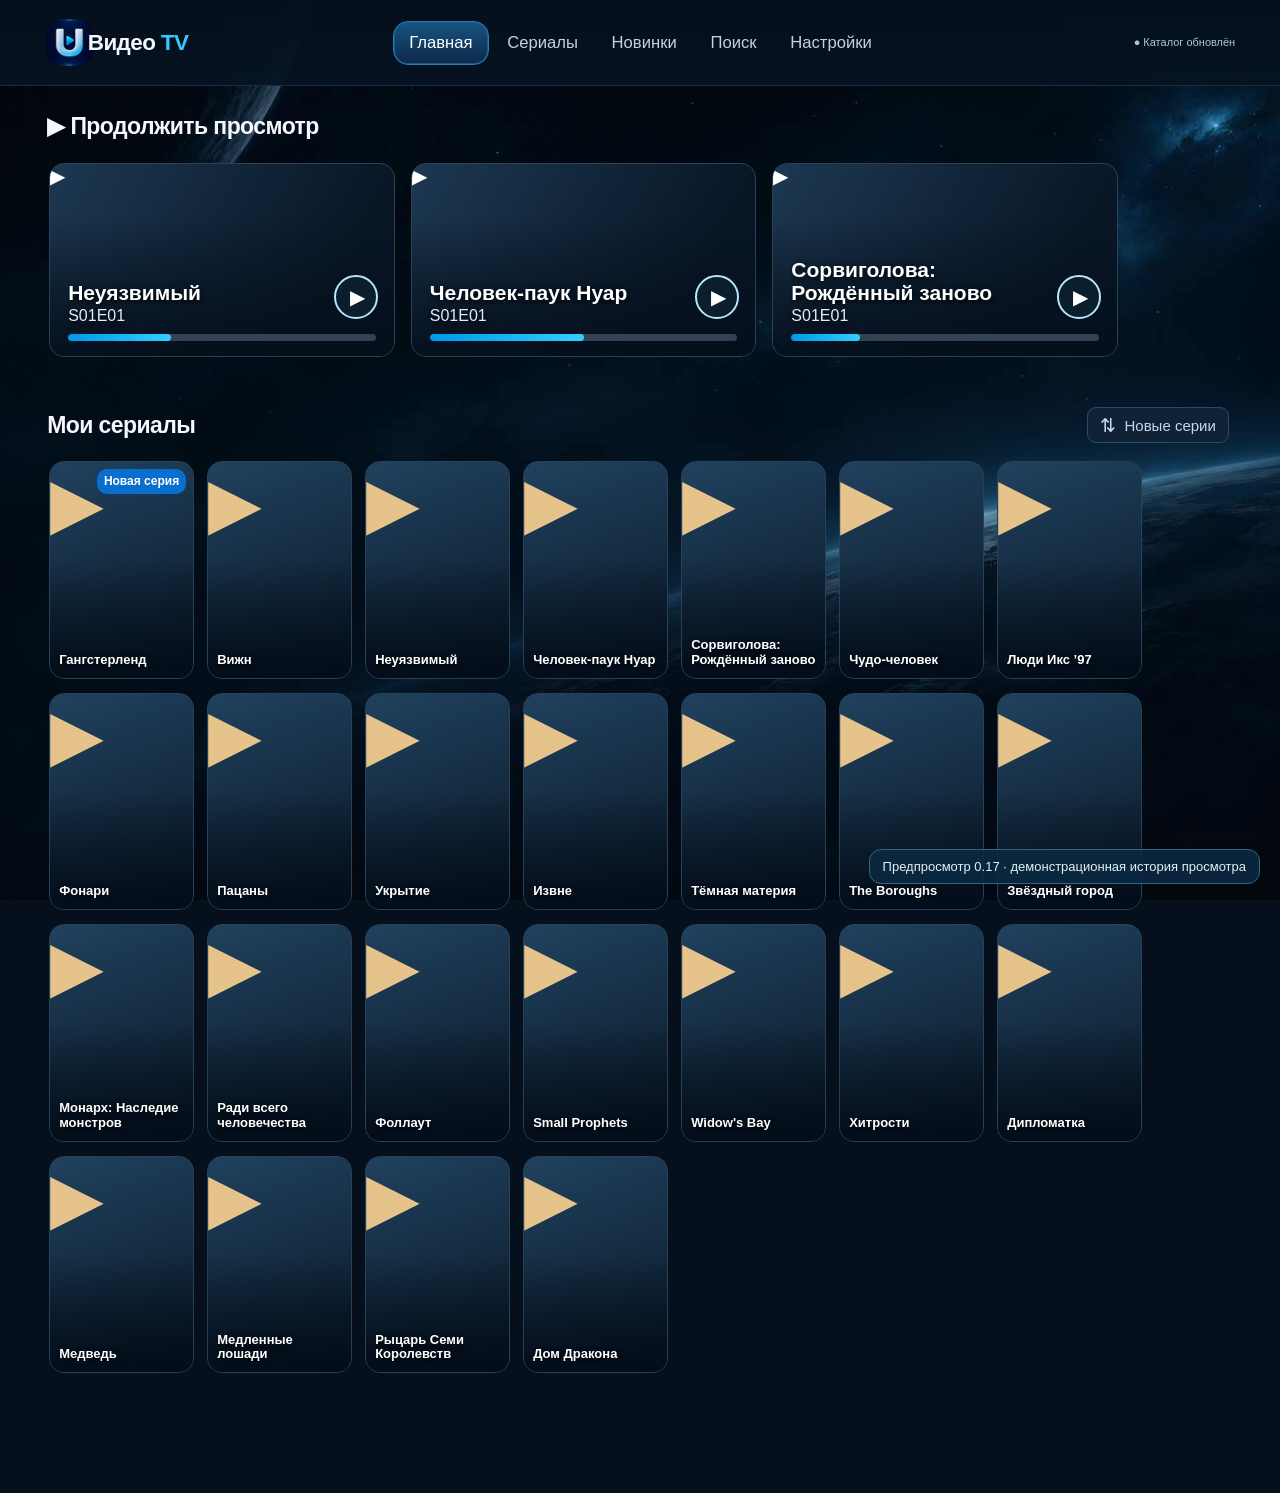
<file: tv-design-preview.html>
<!doctype html>
<html lang="ru">
<head>
<meta charset="utf-8">
<meta name="viewport" content="width=device-width,initial-scale=1,maximum-scale=1,user-scalable=no">
<meta name="theme-color" content="#0a1019">
<meta name="robots" content="noindex,nofollow">
<title>UВидео TV · тест дизайна 0.17</title>
<link rel="stylesheet" href="/tv-design-preview.css?v=18a">
</head>
<body>
<div id="app">
  <div class="tv-shell">
    <header class="topbar">
      <div class="brand"><img class="brand-logo" src="/uvideo-tv-logo.png" alt=""><span class="brand-wordmark">Видео <b>TV</b></span></div>
      <nav id="nav" aria-label="Разделы">
        <button data-nav="home" class="nav-active">Главная</button>
        <button data-nav="catalog">Сериалы</button>
        <button data-nav="new">Новинки</button>
        <button data-nav="search">Поиск</button>
        <button data-nav="settings">Настройки</button>
      </nav>
      <div id="network" class="net-status" role="status" aria-live="polite">● Каталог</div>
    </header>
    <main id="content" tabindex="-1"></main>
    <div id="toast" class="toast" aria-live="polite"></div>
    <div id="preview-hint" class="preview-hint" hidden>Предпросмотр 0.17 · демонстрационная история просмотра</div>
  </div>
</div>
<script src="/tv-design-preview.js?v=17h" defer></script>
</body>
</html>
</file>
<file: player.css>
.ut-overlay{position:fixed;inset:0;background:#05070bdc;z-index:80;display:grid;place-items:center;padding:20px}
.ut-dialog{background:#1b2027;border:1px solid #65615a;border-radius:18px;width:min(1150px,100%);max-height:96vh;overflow:auto;box-shadow:0 20px 90px #000a;color:#f8f7f5}
.ut-heading{display:flex;align-items:flex-start;justify-content:space-between;gap:16px;padding:20px 25px;border-bottom:1px solid #3c424a}
.ut-heading h2{font-size:23px;margin:6px 0}.ut-heading p{font-size:13px;color:#adb7bf;margin:0}.ut-kicker{color:#e2bc83;font-size:11px;letter-spacing:1.4px}
.ut-close{background:#2b3138;border:1px solid #666;color:#fff;border-radius:10px;padding:10px 16px;font-size:17px}
.ut-layout{display:grid;grid-template-columns:minmax(0,1.6fr) minmax(280px,1fr);gap:22px;padding:22px}
.ut-media{background:#090c10;aspect-ratio:16/9;border:1px solid #383f49;border-radius:12px;overflow:hidden;display:grid;place-items:center}
.ut-media video{width:100%;height:100%;background:#000;display:block}
.ut-placeholder{display:flex;flex-direction:column;gap:14px;align-items:center;justify-content:center;text-align:center;font-size:37px;color:#e2bc83;padding:28px;width:100%;height:100%}
.ut-placeholder small{font-size:13px;max-width:450px;color:#aeb8c3;font-weight:400;line-height:1.6}
.ut-message{font-size:13px;color:#e2bc83;margin:14px 0 0;line-height:1.7}
.ut-footnote,.ut-muted{font-size:12px;color:#98a4ad;line-height:1.6}
.ut-footnote{margin-top:8px}
.ut-controls h3{margin:0 0 12px;font-size:17px}
.ut-sources{display:grid;gap:7px;max-height:240px;overflow:auto}
.ut-source{display:flex;gap:6px;align-items:stretch}
.ut-source button{border-radius:9px;background:#262d35;border:1px solid #49515a;color:#eee;text-align:left;padding:9px 12px}
.ut-source button:first-child{flex:1;min-width:0}
.ut-source button.ut-active,.ut-source button:first-child:focus{border-color:#e2bc83;background:#3a3228}
.ut-source button b{display:block;font-size:13px;overflow:hidden;text-overflow:ellipsis;white-space:nowrap}
.ut-source button small{display:block;font-size:11px;color:#aab1b9;margin-top:5px}
.ut-source .ut-delete{color:#f0a99e;padding:9px 13px}
.ut-add{border-top:1px solid #46505a;margin-top:16px;padding-top:14px}
.ut-add summary{cursor:pointer;color:#e2bc83;padding:10px 0;font-size:14px}
.ut-add form{display:grid;gap:12px;margin-top:11px}
.ut-add label{display:grid;gap:6px;font-size:12px;color:#b1bbc5;min-width:0}
.ut-add input,.ut-add select{width:100%;background:#11171d;border:1px solid #58616a;color:#fff;border-radius:9px;padding:11px;min-width:0;font-size:13px}
.ut-fields{display:grid;grid-template-columns:1fr 1fr;gap:10px}
.ut-save,.ut-link{background:#e2bc83;border:0;border-radius:9px;color:#211b13;font-weight:700;padding:12px;text-align:center;cursor:pointer;font-size:13px;text-decoration:none}
.ut-link{margin-top:6px}
.epactions button.watch-entry{background:#473b28;color:#f4ca83;border-color:#775d34}
@media(max-width:850px){.ut-layout{grid-template-columns:1fr}.ut-overlay{padding:8px}.ut-dialog{max-height:98vh}.ut-heading{padding:15px}.ut-layout{padding:14px;gap:15px}.ut-fields{grid-template-columns:1fr}}

/* v0.4: player-first experience. Controls are secondary. */
.ut-dialog{width:min(1180px,100%)}
.ut-layout{display:block;padding:20px 24px 8px}
.ut-view{min-width:0}
.ut-media{width:100%;aspect-ratio:16/9;background:#080a0e;display:grid;place-items:center;overflow:hidden}
.ut-iframe{width:100%;height:100%;border:0;display:block;background:#050505}
.ut-toolbar{display:flex;flex-wrap:wrap;align-items:center;justify-content:space-between;gap:12px;margin:12px 0 5px}
.ut-toolbar label{display:flex;align-items:center;gap:10px;color:#bcc6cf;font-size:13px;min-width:0}
.ut-toolbar select{background:#252c33;color:#f8f8f8;border:1px solid #525d66;border-radius:8px;max-width:min(430px,75vw);font-size:13px;padding:10px}
.ut-tool{color:#e2bc83;background:transparent;border:1px solid #4c4336;border-radius:8px;padding:10px 12px;font-size:13px;cursor:pointer}
.ut-manage{border-top:1px solid #3a4149;margin:8px 24px 22px;color:#a3adb7}
.ut-manage>summary{list-style:none;cursor:pointer;color:#9da6b0;font-size:12px;padding:12px 0}
.ut-manage>summary::-webkit-details-marker{display:none}
.ut-manage[open]>summary{color:#e2bc83}
.ut-manage-inside{padding:6px 0 18px}
.ut-manage-inside h3{margin:4px 0 12px;font-size:15px;color:#f5f3ef}
.ut-sources{max-height:210px}
.ut-add{margin-top:14px}
.ut-check{display:flex!important;flex-direction:row;align-items:center;gap:9px}
.ut-check input{width:auto!important}
.ut-view .ut-save{display:block;margin:4px auto 0}
.ut-placeholder small{max-width:520px}
.ut-placeholder{font-size:48px}
@media(max-width:850px){
.ut-layout{padding:12px 13px 4px}
.ut-manage{margin:6px 13px 18px}
.ut-heading{padding:13px}
.ut-heading h2{font-size:18px}
.ut-toolbar{gap:8px}
.ut-toolbar select{max-width:65vw}
.ut-placeholder{font-size:34px}
.ut-placeholder small{font-size:12px}
}

/* v0.5 Direct playback, lightweight episode controls inside the player. */
.ut-episode-picker{margin-top:12px;border:1px solid #3a4149;background:#151b22;border-radius:10px;overflow:hidden}
.ut-episode-picker>summary{cursor:pointer;padding:13px 15px;color:#e4d5bd;font-size:13px;font-weight:600;list-style-position:inside}
.ut-episode-inner{display:flex;flex-wrap:wrap;align-items:start;gap:15px;padding:10px 15px 15px;border-top:1px solid #343c45}
.ut-episode-inner>label{display:flex;align-items:center;gap:9px;color:#c6cbd1;font-size:13px;white-space:nowrap}
.ut-episode-inner select{color:#fff;background:#262c34;border:1px solid #58616a;border-radius:8px;padding:9px}
.ut-episode-pills{display:flex;flex:1;gap:7px;flex-wrap:wrap}
.ut-episode-pills button{border:1px solid #4c5560;border-radius:8px;padding:8px 11px;color:#d9dde0;background:#252c35;font-size:12px}
.ut-episode-pills button:hover{border-color:#e2bc83}
.ut-episode-pills button.ut-episode-active{background:#493b27;color:#efd0a5;border-color:#b38b50}
.ut-source-name{font-size:12px;color:#b7bdc5}
.ut-offers{font-size:12px;margin-top:12px}
.ut-offers-title{color:#b5bec8;margin:0 0 9px}
.ut-offers-links{display:flex;gap:8px;flex-wrap:wrap}
.ut-offers-links a{display:inline-block;border:1px solid #5a6570;border-radius:8px;padding:8px 12px;color:#e2bc83;background:#232b34;text-decoration:none}
.ut-offers-links a:hover{border-color:#e2bc83}
@media(max-width:850px){.ut-episode-inner{display:block}.ut-episode-pills{margin-top:12px}.ut-toolbar label{flex-wrap:wrap}}


/* Manual time bookmarks for cross-origin players; NEVER presented as auto-resume. */
.ut-bookmark{margin:13px 0;padding:14px;background:#22292f;border:1px solid #504c45;border-radius:12px;color:#f1e8da}
.ut-bookmark-heading{font-weight:650;font-size:14px;margin-bottom:9px;color:#e9c68f}
.ut-bookmark-form{display:flex;gap:9px;flex-wrap:wrap;align-items:center}
.ut-bookmark-form input{width:130px;min-height:42px;color:#f4f5f4;background:#151c23;border:1px solid #57606c;border-radius:9px;padding:10px 11px;font-size:15px;letter-spacing:.4px}
.ut-bookmark-form button{min-height:42px;border:1px solid #6e5a3d;color:#f1d2a6;background:#34302a;border-radius:9px;padding:10px 12px;font-size:13px;cursor:pointer}
.ut-bookmark-form button:hover,.ut-bookmark-form button:focus-visible{border-color:#edc790;background:#453b2c}
#ut-bookmark-status{display:block;margin:10px 0 0;color:#f3d395;font-size:12px}
.ut-bookmark p{font-size:12px;color:#b9c3cc;line-height:1.6;margin:7px 0 0}

/* Website v12: compact Initem live time and opt-in diagnostics. */
.ut-bookmark .ut-initem-live{font-size:13px;font-weight:600;color:#edce98;background:#2d322c;border-left:3px solid #c6a16d;border-radius:5px;padding:9px 11px;margin:11px 0 0}
.ut-bookmark .ut-initem-diagnostics{margin-top:9px;font-size:12px;color:#b8c7d6}
.ut-bookmark .ut-initem-diagnostics summary{cursor:pointer;color:#b7c5d3;line-height:1.5}
.ut-bookmark .ut-initem-diagnostics p{font-size:12px;line-height:1.6;color:#b8c7d6;margin:5px 0 0}

/* Initem watch-time diagnostics are collapsed and unobtrusive on the feed. */
.recent-initem-diag{margin-top:14px;padding:10px 13px;background:#242b31;border:1px solid #48505a;border-radius:9px;font-size:13px;color:#c3ccd4}
.recent-initem-diag summary{cursor:pointer;color:#edce98;font-size:13px;font-weight:600}
.recent-initem-diag p{font-size:12px;line-height:1.55;margin:8px 0 0;color:#c3ccd4;overflow-wrap:anywhere}

/* Initem / PlayerJS compatibility probe, opt-in and not intrusive. */
.ut-initem-diagnostics .ut-probe-time{display:inline-block;margin:9px 0 2px;padding:9px 12px;min-height:42px;background:#2c3641;border:1px solid #697684;border-radius:8px;color:#efdbb9;font-size:13px;cursor:pointer}
.ut-initem-diagnostics .ut-probe-time:hover,.ut-initem-diagnostics .ut-probe-time:focus-visible{border-color:#e9c68f}
.ut-initem-diagnostics #ut-initem-probe-status{font-weight:600;color:#dfcca5;overflow-wrap:anywhere}
</file>
<file: sport-lab/style.css>
:root{color-scheme:dark;font-family:system-ui,-apple-system,Segoe UI,Roboto,Arial,sans-serif;background:#0b1019;color:#edf2fa}
*{box-sizing:border-box}html{scroll-behavior:smooth}body{margin:0;background:radial-gradient(ellipse at top,#19263d,#0b1019 58%);min-height:100vh}
.layout{max-width:1050px;margin:auto;padding:26px clamp(15px,3vw,36px) 46px}
header{padding:6px 0 21px}.back{display:inline-block;color:#a6c6e9;text-decoration:none;font-size:14px;margin-bottom:20px}
.eyebrow{display:block;font-size:11px;letter-spacing:.1em;color:#9fa9bb;font-weight:700}
h1{font-size:clamp(31px,5vw,46px);margin:8px 0}h1 span{font-size:.33em;vertical-align:middle;background:#b82843;color:white;border-radius:6px;padding:5px 8px;letter-spacing:.09em}
header p{max-width:720px;color:#bdc7d5;line-height:1.55;margin:8px 0}
.panel,.card{background:#131d2b;border:1px solid #283348;border-radius:17px;box-shadow:0 10px 35px #060c1566}
.controls{padding:20px;margin-bottom:19px}.controls label{display:block;font-size:13px;color:#c3cfde;margin-bottom:10px}
input{height:47px;padding:0 14px;border-radius:9px;width:100%;border:1px solid #47566a;background:#0b1423;color:#fff;font:inherit;outline-offset:2px}
input:focus{border-color:#75bfff}
.tabs{display:flex;flex-wrap:wrap;gap:9px;margin:15px 0}
button{font:inherit;cursor:pointer;background:#26344c;color:#dae7f7;border:1px solid #34465d;border-radius:9px;padding:10px 16px}
button[aria-pressed=true]{background:#1f5e80;border-color:#72c5f0;color:white}
button:focus-visible,a:focus-visible,input:focus-visible{outline:3px solid #f9cf59;outline-offset:3px}
#status{font-size:12px;color:#afbacb;margin:12px 0 0}
.list{display:grid;gap:13px}.card{padding:19px}.row{display:flex;align-items:center;justify-content:space-between;gap:15px}
.card h2{font-size:clamp(17px,2.2vw,21px);margin:8px 0 9px}.sub{font-size:13px;color:#aebacd;line-height:1.6;margin:0}
.badges{display:flex;flex-wrap:wrap;gap:7px}.badge{font-size:11px;padding:5px 8px;background:#283952;border-radius:6px;color:#c5d8f2}
.badge.warn{color:#f3d5ac;background:#4a3929}.badge.good{color:#b2f3cf;background:#163f2b}
.actions{display:flex;gap:8px;flex-wrap:wrap;margin-top:14px}
.actions a{color:#b8deff;text-decoration:none;padding:9px 12px;display:inline-block;border:1px solid #4b6785;border-radius:8px;font-size:13px}
.actions a:hover,.back:hover{text-decoration:underline}
.actions button{font-size:13px;padding:9px 12px}.muted{color:#9da8b8;font-size:13px}
.empty{padding:30px;border:1px dashed #40506a;border-radius:12px;color:#c5cdd9;text-align:center}
footer{font-size:12px;line-height:1.6;color:#8996a8;margin-top:30px}
@media(max-width:590px){.row{align-items:flex-start}.card{padding:16px}.layout{padding-top:16px}.tabs button{flex:1;padding:11px 4px}}
@media(prefers-reduced-motion:reduce){html{scroll-behavior:auto}}
</file>
<file: site-cinema.css>
/* Ultra TV AI — lightweight cinema web skin.
   Visual changes only: no external fonts, backgrounds, JS frameworks or heavy blur.
   Site-only: Android TV keeps its independently bundled UI. */
:root {
  --bg:#080d14;
  --side:#0a111c;
  --card:#141e2b;
  --card2:#1a2737;
  --line:#2b3b4d;
  --text:#f3f6fb;
  --muted:#9dabbc;
  --gold:#8ccfff;
  --goldsoft:#142c43;
  --green:#a7ddc4;
  --red:#ed9d98;
}
html {background:#080d14}
body {
  background:radial-gradient(ellipse 70% 470px at 70% 0%,#0e2234 0%,transparent 72%),
             linear-gradient(180deg,#080e17 0%,#0a101a 42%,#090e15 100%);
  color:var(--text);
  -webkit-font-smoothing:antialiased;
}
.app{display:block;min-height:100vh}
.side{
  position:sticky;top:0;z-index:20;
  display:flex;flex-direction:row;align-items:center;gap:28px;
  min-height:76px;padding:11px clamp(20px,4.4vw,72px);
  background:#0b131f; border:0;border-bottom:1px solid #23384a;
}
.brand{margin:0;padding:0;flex:0 0 auto;gap:10px}
.mark{
  height:42px;width:42px;border:1px solid #4f95c4;
  border-radius:12px;color:#9ddcff;background:linear-gradient(145deg,#163750,#0a1b2b);
  font-size:23px;box-shadow:inset 0 1px 0 #ffffff12;
}
.brand strong{font-size:23px;font-weight:800;letter-spacing:.25px}
.brand strong em{color:#7fc7fa}
.brand small{font-size:9px;letter-spacing:1.65px;color:#93a9bd}
.nav{display:flex;flex:1;align-items:center;justify-content:flex-end;gap:6px;min-width:0}
.nav button{
  display:flex;align-items:center;gap:8px;white-space:nowrap;
  min-height:44px;padding:10px 14px;
  color:#adbdcd;border:1px solid transparent;border-radius:11px;
  font-size:13px;font-weight:650;transition:background .14s ease,border-color .14s ease;
}
.nav button span{width:auto;font-size:19px;color:#9bb2c7}
.nav button.active{
  background:linear-gradient(180deg,#1c3953,#15293e);
  color:#e6f6ff;border-color:#375a79;box-shadow:inset 0 1px 0 #ffffff12;
}
.nav button.active span{color:#9bd7ff}
.nav button:hover{background:#1b2b3b;color:#fff}
.sidefoot{display:none}
.main{width:100%;max-width:1560px;margin:0 auto;padding:28px clamp(22px,4vw,62px) 72px}
.top{
  gap:16px;padding:0 2px 10px;font-size:12px;color:#8299ad;
  border-bottom:1px solid #1c2e40;
}
.badge{padding:7px 12px;border-radius:999px;background:#102a3c;border:1px solid #30536b;color:#9cdbf8}
#main-content{margin-top:25px}
.dashboard-intro{
  display:flex;justify-content:space-between;align-items:center;gap:16px;
  padding:0 0 19px;margin-bottom:22px;border-bottom:1px solid #233347;
}
.dashboard-eyebrow{font-size:11px;font-weight:800;letter-spacing:2.4px;text-transform:uppercase;color:#7cbedf}
.dashboard-intro h1{
  font-size:clamp(28px,3.2vw,43px);line-height:1.1;
  font-weight:780;letter-spacing:-1.25px;margin:8px 0 8px;
}
.dashboard-intro p{margin:0;color:#a2b1bf;font-size:13px;line-height:1.55}
.dashboard-count{
  flex:0 0 auto;display:inline-flex;align-items:center;gap:8px;
  padding:11px 14px;background:#122236;color:#b7d9ec;border:1px solid #2b4962;
  border-radius:12px;font-size:12px;white-space:nowrap;
}
.dashboard-count b{color:#dceeff;font-size:17px}
.row{margin-bottom:16px;align-items:center}
.row h2{font-size:clamp(22px,2vw,28px);letter-spacing:-.55px}
.row p{color:#95a8ba;line-height:1.55}
.btn,.btn.ghost,.btn.primary{
  min-height:40px;border-radius:10px;font-size:12px;transition:background .14s ease,border-color .14s ease;
}
.btn{border:1px solid #45627c;background:#172b3d;color:#b6e0fb}
.btn.ghost{border:1px solid #354b61;background:#17212e;color:#c9d9e7}
.btn.primary{background:#8bcefc;border-color:#8bcefc;color:#0a1c2c;font-weight:750}
.btn:hover,.btn.ghost:hover{background:#213a51;border-color:#5b89ad}
.btn.primary:hover{background:#b1e1ff}
.recent-section{
  padding:0;border:0;background:none;border-radius:0;
  margin:0 0 35px;
}
.recent-section .row{padding:0 0 13px;margin:0 0 13px;border-bottom:1px solid #25394b}
.recent-section .row h2{font-size:24px}
.recent-grid{
  display:grid;grid-template-columns:repeat(3,minmax(0,1fr));gap:14px;
}
.recent-item{
  position:relative;display:flex;align-items:center;gap:14px;min-width:0;
  min-height:154px;padding:12px 14px 12px 12px;
  border:1px solid #294056;border-radius:16px;
  background:linear-gradient(125deg,#1a2b3d 0%,#101a29 75%,#111d2b 100%);
  color:#eff6fc;text-align:left;box-shadow:inset 0 1px 0 #ffffff09;
  transition:border-color .14s ease,background .14s ease,transform .14s ease;
}
.recent-item:hover,.recent-item:focus-visible{
  background:linear-gradient(125deg,#1c344a,#122238);
  border-color:#6eafe3;transform:translateY(-2px);
}
.recent-item .thumb{
  flex:0 0 86px;width:86px;height:126px;object-fit:cover;border-radius:10px;
  border:1px solid #48617a;box-shadow:0 9px 18px #0006;
}
.recent-text{display:flex;flex:1;min-width:0;flex-direction:column;gap:7px}
.recent-text strong{font-size:clamp(15px,1.35vw,19px);line-height:1.3;letter-spacing:-.2px}
.recent-text small{font-size:12px;color:#c4d2df;line-height:1.45;overflow-wrap:anywhere}
.recent-timestamp{color:#a6d9fa!important;font-weight:650}
.recent-text em{font-size:12px;font-weight:700;color:#99d5ff;font-style:normal;margin-top:2px}
.recent-progress{
  display:block;width:100%;height:4px;overflow:hidden;border-radius:999px;
  background:#344456;margin:2px 0;
}
.recent-progress i{
  display:block;height:100%;border-radius:inherit;background:linear-gradient(90deg,#4aa8e4,#b5e8ff);
}
.recent-footnote{
  font-size:11px;line-height:1.65;color:#8296aa;margin:14px 0 0;
}
.recent-help{margin:13px 0 0;padding:0 2px;color:#91aabd;font-size:12px}
.recent-help summary{display:inline-block;cursor:pointer;color:#9ebacf;border-bottom:1px dotted #416580;padding:6px 0}
.recent-help summary:hover{color:#d9efff}
.recent-help p{max-width:720px;line-height:1.6;margin:9px 0;color:#95a9ba}
.recent-initem-diag{border-color:#304459;background:#141e2b;color:#a7b7c7}
.recent-initem-diag summary{color:#97c9e7}
.feed-title-row{margin:0 0 19px;padding:0 0 15px;border-bottom:1px solid #23374b}
.feed-title-row h2{font-size:25px}
.feed{display:grid;grid-template-columns:repeat(2,minmax(0,1fr));gap:12px}
.episode-row{min-width:0;grid-template-columns:minmax(0,1fr) auto;gap:6px}
.item{
  min-width:0;gap:12px;padding:10px;
  border:1px solid #2b4055;border-radius:13px;
  background:linear-gradient(135deg,#182534,#141e2a);
  color:#eef5fb;transition:border-color .14s ease,background .14s ease;
}
.item:hover,.item:focus-visible{border-color:#6aa1cb;background:#1c2d40}
.item-title{font-size:13px;line-height:1.35}
.item-meta{font-size:11px;color:#b4c2d0}
.item-date{color:#a3d9ff;font-size:11px}
.item-date small{font-size:10px;color:#9ab0c1}
.item .thumb{border-radius:8px}
.episode-mark{
  min-width:110px;padding:9px 6px;font-size:11px;border-radius:11px;
  background:#162433;border:1px solid #29485b;color:#b1c9d9;
}
.episode-mark:hover{border-color:#89cbf5}
.episode-mark.done{background:#192e2a;color:#a6dfc6;border-color:#396d63}
.filters{border-color:#2c4257;background:#101c2a}
.filters input,.filters select,.field{border-color:#354c60;background:#101b27;color:#eaf4fb}
.chip,.tag,.card .tag{border-color:#375c79;color:#a4dafb;background:#152d40}
.grid{grid-template-columns:repeat(auto-fill,minmax(150px,1fr));gap:18px 14px}
.card-unit{gap:9px;border-radius:16px}
.card-unit .card{
  display:block;width:100%;height:100%;padding:6px;
  background:linear-gradient(180deg,#152232,#111923);
  border:1px solid #2c3e52;border-radius:15px;
  transition:border-color .15s ease,transform .15s ease;
}
.card-unit .card:hover,.card-unit .card:focus-visible{
  border-color:#78afe0;background:#1c2b3b;transform:translateY(-2px);
}
.poster{border-color:#35465c;border-radius:11px;box-shadow:0 10px 22px #0005}
.card h3{margin:10px 4px 5px;font-size:14px;line-height:1.35}
.card small{margin:0 4px;font-size:11px}
.card .tag{margin:8px 4px 7px;font-size:10px}
.follow-tag{
  background:#142230;border:1px solid #29435b;color:#b3c8d9;
  border-radius:10px;min-height:38px;padding:8px;font-size:11px;
}
.follow-tag.active{background:#122c40;border-color:#355977;color:#98d2fa}
.follow-tag:hover,.follow-tag:focus-visible{background:#1d3549;border-color:#5e96c5}
.lf-panel{border-color:#33516a;background:linear-gradient(145deg,#142639,#111b28)}
.lf-title h3{color:#bee4fa}
.lf-panel p{color:#adc0ce}
.lf-list{max-height:470px}
.setting,.dialog,.panelnote{border-color:#385068;background:#14202e;color:#e6eef6}
.hero{border-color:#335671;background:linear-gradient(115deg,#17304a,#101d2d)}
.hero::after{border-color:#3d799b4d}
.stats span{border-color:#38536a}
.footer{border-top:1px solid #223548;padding-top:22px;color:#8196a8}
a{color:#9ddcff}
button:focus-visible,input:focus-visible,select:focus-visible,a:focus-visible{
  outline:2px solid #9cdbff;outline-offset:3px;
}
@media(min-width:1450px){
  .recent-grid{grid-template-columns:repeat(3,minmax(0,1fr))}
}
@media(max-width:1130px){
  .nav{gap:2px}
  .nav button{padding:9px 10px;font-size:12px}
  .recent-grid{grid-template-columns:repeat(2,minmax(0,1fr))}
  .feed{grid-template-columns:1fr}
  .episode-mark{min-width:136px}
}
@media(max-width:850px){
  .side{position:relative;flex-wrap:wrap;gap:9px;padding:13px 18px 10px}
  .brand{flex:1 1 100%}
  .brand small{display:none}
  .mark{height:39px;width:39px}
  .nav{
    order:2;width:100%;flex:1 1 100%;justify-content:space-between;gap:3px;
    flex-wrap:nowrap;overflow-x:auto;scrollbar-width:none;padding:2px 0 4px;
  }
  .nav::-webkit-scrollbar{display:none}
  .nav button{min-height:40px;flex:1 0 auto;justify-content:center;font-size:12px;padding:8px 10px}
  .nav button span{font-size:17px}
  .main{padding:23px 20px 62px}
  .top{display:none}
  #main-content{margin-top:0}
  .dashboard-intro{padding-top:4px}
}
@media(max-width:600px){
  .side{padding:12px 13px 7px}
  .brand strong{font-size:21px}
  .nav button{font-size:11px;padding:9px 8px;gap:6px}
  .nav button span{display:none}
  .main{padding:18px 14px 54px}
  .dashboard-intro{gap:8px;margin-bottom:22px;padding-bottom:17px}
  .dashboard-intro h1{font-size:30px}
  .dashboard-intro p{font-size:12px}
  .dashboard-count{padding:8px 9px;font-size:10px}
  .dashboard-count b{font-size:15px}
  .recent-section{margin-bottom:30px}
  .recent-section .row{display:flex;flex-wrap:wrap}
  .recent-section .row h2{font-size:21px}
  .recent-grid{grid-template-columns:1fr;gap:9px}
  .recent-item{min-height:125px;padding:10px;gap:12px;border-radius:13px}
  .recent-item .thumb{flex-basis:72px;width:72px;height:102px}
  .recent-text{gap:5px}
  .recent-text strong{font-size:17px}
  .recent-text small{font-size:11px}
  .recent-text em{font-size:11px}
  .feed-title-row{gap:10px}
  .feed-title-row h2{font-size:22px}
  .feed{grid-template-columns:1fr}
  .episode-row{grid-template-columns:minmax(0,1fr) auto;gap:5px}
  .episode-mark{min-width:88px;font-size:10px;padding:7px 5px}
  .item{grid-template-columns:44px minmax(0,1fr);gap:8px;padding:8px}
  .item .thumb{width:44px;height:61px}
  .item-date{grid-column:2;text-align:left;font-size:10px}
  .item-date small{display:none}
  .grid{grid-template-columns:repeat(2,minmax(0,1fr));gap:13px 10px}
  .card-unit .card{padding:5px}
  .card h3{font-size:13px}
  .card small{font-size:10px}
  .row .actions{width:100%}
  .row .actions .btn{max-width:100%}
}
@media(max-width:370px){
  .dashboard-count{display:none}
  .episode-row{grid-template-columns:minmax(0,1fr)}
  .episode-mark{min-height:36px;justify-self:end;min-width:126px}
}
@media(prefers-reduced-motion:reduce){
  .nav button,.btn,.recent-item,.item,.card-unit .card{transition:none}
  .recent-item:hover,.card-unit .card:hover{transform:none}
}
</file>
<file: tv-design-preview.css>
:root{color-scheme:dark;--bg:#091018;--panel:#141b25;--card:#151d27;--line:#2b3542;--text:#f6f5f3;--muted:#a9b3bd;--gold:#eac58d;--gold2:#f8dba9}
*{box-sizing:border-box}html{background:var(--bg);scroll-behavior:auto}body{margin:0;font-family:Arial,"Segoe UI",sans-serif;color:var(--text);background:radial-gradient(ellipse at 80% -15%,#263247 0%,#121d29 30%,#091018 67%);min-height:100vh;font-size:20px}button,input{font:inherit}button{cursor:pointer}button:focus,button:focus-visible,input:focus,select:focus,.player-frame:focus{outline:4px solid var(--gold2)!important;outline-offset:5px!important;box-shadow:0 0 0 4px #edc99223;z-index:2;position:relative}
.topbar{position:sticky;top:0;z-index:30;display:flex;align-items:center;gap:34px;padding:23px 55px 20px;background:linear-gradient(180deg,#0b141feb 0%,#0b141fe8 75%,#101c26cf);border-bottom:1px solid #273440}
.brand{display:flex;align-items:center;gap:4px;font-size:29px;letter-spacing:.05em;font-weight:900;white-space:nowrap}.brand span:not(.brand-icon){color:var(--gold)}.brand-icon{display:grid;place-items:center;width:38px;height:38px;margin-right:8px;border:2px solid var(--gold);border-radius:12px;font-size:19px;color:var(--gold)}.brand small{font-size:11px;align-self:flex-start;color:var(--muted);margin-left:3px}
nav{display:flex;gap:10px;align-items:center;flex:1}nav button{border:0;color:#abb3c1;border-radius:12px;background:transparent;font-size:20px;padding:12px 19px;white-space:nowrap}nav button.nav-active{background:#29303b;color:#f5d5a0}nav button:focus{color:#fff;background:#414149}.net-status{font-size:14px;color:#afbdc8;white-space:nowrap}
main{padding:25px 58px 120px;outline:none}h1,h2,p{margin-top:0}.eyebrow{color:#dfb77b;font-size:15px;letter-spacing:.14em;font-weight:700;text-transform:uppercase}.hero{position:relative;min-height:390px;display:flex;align-items:center;border-radius:25px;border:1px solid #4a4c48;overflow:hidden;background:linear-gradient(105deg,#2b2d34,#141e2a 75%);padding:48px 58px;margin-bottom:42px}.hero-art{position:absolute;inset:0;object-fit:cover;width:100%;height:100%;opacity:.43;filter:blur(6px);transform:scale(1.06)}.hero::after{content:"";position:absolute;inset:0;background:linear-gradient(90deg,#0b111aed 10%,#101723c4 52%,#131c1a24 100%)}.hero-inner{position:relative;z-index:1;width:min(850px,70%)}.hero h1{font-size:clamp(36px,4.6vw,70px);line-height:1.08;margin:15px 0 18px;letter-spacing:-.04em}.hero p{color:#d3d6d5;font-size:23px;line-height:1.4}.hero-actions,.actions{display:flex;align-items:center;gap:18px;flex-wrap:wrap}.primary,.secondary,.action{border-radius:14px;padding:15px 25px;font-size:21px;font-weight:700;min-height:56px}.primary{border:1px solid #ffdb9e;color:#1b2027;background:var(--gold2)}.secondary,.action{border:1px solid #526076;color:#f0f0ee;background:#273240}.action{font-weight:500;font-size:18px}.subtle{font-size:16px;color:var(--muted)}.banner{border:1px solid #554832;border-radius:12px;background:#2a2925;color:#e9ce9b;padding:14px 22px;margin:14px 0}
.rail{margin-bottom:44px}.rail h2,.section-title{font-size:29px;font-weight:750;margin:0 0 22px;letter-spacing:-.02em}.rail .strip{display:flex;gap:22px;padding:9px 9px 18px;overflow-x:auto;overflow-y:visible;scrollbar-width:none;scroll-behavior:auto}.strip::-webkit-scrollbar{display:none}
.card{padding:0 0 11px;border:0;border-radius:14px;background:transparent;color:#fff;text-align:left;flex:0 0 clamp(150px,14.1vw,245px);width:clamp(150px,14.1vw,245px);min-width:0;overflow:visible}.art{height:auto;aspect-ratio:2/3;border:1px solid #46525f;border-radius:14px;overflow:hidden;display:grid;place-items:center;background:linear-gradient(145deg,#354355,#17212e);position:relative}.art img{width:100%;height:100%;object-fit:cover}.art .no-art{font-size:70px;color:#e7c38c}.card:focus .art{border-color:#ffdfa8;transform:none;transition:none}.card-title{display:block;font-size:19px;font-weight:700;margin:14px 5px 4px;line-height:1.25}.card-sub{display:block;font-size:14px;color:#aeb7c2;margin:0 5px}.card .pill{position:absolute;bottom:12px;left:12px;border-radius:8px;padding:5px 8px;font-size:13px;background:#1119;color:#f6dfaf}
.cards-grid{display:grid;grid-template-columns:repeat(auto-fill,minmax(185px,1fr));gap:28px}.cards-grid .card{width:100%;flex:none}
.detail{display:grid;grid-template-columns:minmax(240px,330px) minmax(0,1fr);gap:50px;align-items:start;padding:18px 0}.detail-art{width:100%;aspect-ratio:2/3;object-fit:cover;border-radius:21px;border:1px solid #545e6b;background:#202c3a}.detail h1{font-size:clamp(34px,4vw,65px);margin:16px 0}.detail h2{font-size:25px}.detail p{font-size:21px;line-height:1.45;color:#c6ccd1}.badge{display:inline-flex;border:1px solid #665034;border-radius:9px;padding:7px 12px;font-size:16px;color:#f4d3a2;margin:0 9px 12px 0;background:#322d28}
.select-list{display:flex;gap:11px;flex-wrap:wrap;padding:10px 0 22px}.select-list button{background:#222d39;border:1px solid #465569;border-radius:10px;color:#dbe2e6;padding:10px 17px;font-size:17px;min-width:55px}.select-list button.selected{background:#75603b;color:#fff;border-color:#e8bf7c}
.player-screen{display:grid;grid-template-columns:minmax(0,1fr) 305px;gap:28px;align-items:start}.player-main h1{font-size:30px;margin:8px 0 15px}.player-frame{width:100%;aspect-ratio:16/9;display:block;background:#03070b;border:2px solid #34404d;border-radius:18px;overflow:hidden;position:relative}.player-frame iframe{display:block;width:100%;height:100%;border:0;background:black}.player-help{font-size:17px;color:#c4cdd7;line-height:1.45;margin:19px 0}.player-tools{display:flex;gap:14px;flex-wrap:wrap;margin:18px 0}.player-tools button{background:#2b3541;color:white;border:1px solid #58677a;border-radius:12px;font-size:19px;min-height:58px;padding:12px 17px}.player-tools button.feature{background:#463b2d;border-color:#b89864;color:#ffdaa5}.player-side{border:1px solid #2d3c4a;border-radius:18px;background:#151d27;padding:22px}.player-side h2{font-size:23px;margin:0 0 16px}.player-side button{display:block;width:100%;background:#25303d;color:white;border:1px solid #465466;border-radius:10px;text-align:left;font-size:17px;padding:14px;margin-bottom:11px;line-height:1.3}.player-side .active{border-color:#d4ae73;background:#534530}
.field{background:#202d3a;border:2px solid #586675;border-radius:14px;color:white;min-height:64px;font-size:23px;padding:15px 19px;width:min(750px,100%);margin:0 0 20px}.field::placeholder{color:#a1b0bb}.hint{color:#d8c398;font-size:16px}.search-results{margin-top:30px}.settings-box{max-width:900px;background:#1a2430;border:1px solid #364553;border-radius:16px;padding:30px;line-height:1.55}.settings-box p{color:#c0c9d2}.line{height:1px;background:#354150;margin:26px 0}
.empty{color:#bbc3ce;padding:35px;border:1px dashed #515b68;border-radius:15px;font-size:21px}.toast{position:fixed;bottom:26px;left:50%;transform:translateX(-50%);z-index:80;color:white;background:#263440;border:1px solid #d0aa73;border-radius:12px;padding:15px 24px;font-size:18px;opacity:0;transition:opacity .25s;pointer-events:none}.toast.show{opacity:1}
@media(max-width:1050px){.topbar{padding:15px 25px;gap:16px}.brand{font-size:22px}nav{gap:2px}nav button{font-size:16px;padding:8px}main{padding:20px 28px}.player-screen{grid-template-columns:1fr}.player-side{display:flex;gap:12px;flex-wrap:wrap}.player-side h2{width:100%}.player-side button{width:auto;flex:1}.detail{grid-template-columns:220px 1fr;gap:23px}.card{flex-basis:175px}}
@media(max-width:690px){.topbar{flex-wrap:wrap}.brand{width:100%}.net-status{display:none}main{padding:18px}.hero{min-height:290px;padding:25px}.hero-inner{width:95%}.hero h1{font-size:38px}.hero p{font-size:17px}.rail h2{font-size:23px}.card{flex-basis:165px}.detail{grid-template-columns:1fr}.detail-art{width:190px}.player-frame{border-radius:10px}.player-main h1{font-size:23px}}

/* Android TV v0.6: no scale/blur animation while moving through poster rails. */
.strip,.cards-grid{scroll-behavior:auto}
.card:focus{transform:none}
.art img{image-rendering:auto}

/* v0.7: cheap, responsive poster grids on low-power KION hardware. */
.hero-art{filter:none!important;transform:none!important;opacity:.17}
.card:focus,.card:focus .art{transition:none!important;animation:none!important}
.card .art img{object-fit:cover;image-rendering:auto}
.strip,.cards-grid{scroll-behavior:auto!important}

/* v0.8 video is genuinely full-bleed: no focus rectangle or blue border. */
.player-frame,.player-frame:focus,.player-frame:focus-visible,
.player-frame:fullscreen,.player-frame:-webkit-full-screen,
.player-frame.tv-maximized,
.player-frame:fullscreen iframe,.player-frame.tv-maximized iframe,
#tv-player-iframe,#tv-player-iframe:focus,
#tv-player-iframe:fullscreen {
  border:0!important;
  border-radius:0!important;
  outline:none!important;
  outline-offset:0!important;
  box-shadow:none!important;
}
.player-frame:fullscreen,.player-frame:-webkit-full-screen,
.player-frame.tv-maximized{
  width:100vw!important;
  height:100vh!important;
  max-width:none!important;
  max-height:none!important;
  margin:0!important;
  padding:0!important;
  background:#000!important;
  aspect-ratio:auto!important;
  overflow:hidden!important;
}
.player-frame.tv-maximized{position:fixed!important;inset:0!important;z-index:1500!important;}
.player-frame:fullscreen iframe,.player-frame:-webkit-full-screen iframe,.player-frame.tv-maximized iframe,
.player-frame:fullscreen video,.player-frame.tv-maximized video{
  width:100%!important;height:100%!important;border:0!important;outline:0!important;
  object-fit:contain;
}

/* In the browsing screen, the video itself is a visible D-pad stop. */
/* The focus cue must NOT appear in either HTML5 or CSS fullscreen. */
.player-frame[tabindex]:focus:not(:fullscreen):not(.tv-maximized),
.player-frame[tabindex]:focus-visible:not(:fullscreen):not(.tv-maximized) {
  outline:4px solid var(--gold2)!important;
  outline-offset:5px!important;
  box-shadow:0 0 0 4px #edd19d24!important;
}
.player-frame[tabindex]:focus:not(:fullscreen):not(.tv-maximized)::after{
  content:"OK — открыть управление видео";
  position:absolute;left:50%;bottom:18px;transform:translateX(-50%);
  background:#101925e8;color:#ffe0b0;padding:12px 17px;
  border-radius:10px;font-size:18px;white-space:nowrap;pointer-events:none;
}

/* TV 0.11: compact 10-foot controls, useful calendar and discovery instead of
   duplicate catalogue; readable without oversized labels or billboard. */
main{padding-top:22px}
.section-note{max-width:1250px;color:#bcc7d5;font-size:17px;line-height:1.38;margin:0 0 22px}
.rail:first-child{margin-top:0}
.detail{grid-template-columns:minmax(210px,285px) minmax(0,1fr);gap:32px}
.detail-info{display:flex;flex-direction:column;align-items:flex-start;min-height:460px;width:100%}
.detail-info>p{max-width:1050px}
.detail-player-settings{margin-top:auto;align-self:flex-end;max-width:100%;width:min(520px,100%);display:flex;flex-direction:column;align-items:flex-end;gap:12px}
.detail-player-settings>button{font-size:17px;padding:10px 19px;min-height:44px}
.source-panel{width:100%;padding:18px;background:#182431;border:1px solid #445267;border-radius:14px}
.source-panel h3{font-size:21px;margin:0 0 13px}
.source-panel>button{display:block;width:100%;margin:7px 0;border-radius:10px;border:1px solid #57657a;background:#293547;color:#fff;padding:11px 16px;font-size:17px;text-align:left;min-height:42px}
.source-panel>button.selected{background:#594c37;border-color:#eec994}
.source-panel p{font-size:15px;line-height:1.4;color:#c5cdd8;margin:12px 0 0}
.settings-box{max-width:1240px;padding:10px 24px 14px}
.settings-row{display:grid;grid-template-columns:minmax(0,1fr) auto;align-items:center;gap:25px;padding:16px 0;border-bottom:1px solid #35404b}
.settings-row:last-of-type{border-bottom:0}
.settings-row h2{font-size:21px;margin:0 0 5px}
.settings-row p{font-size:16px;line-height:1.35;margin:0;color:#acbac8}
.settings-row button{font-size:17px;padding:10px 17px;min-height:46px;max-width:370px}
.settings-footer{font-size:14px!important;color:#9ba8b5!important;margin:16px 0 0!important}
.schedule-filters{display:flex;gap:14px;margin:12px 0 24px}
.schedule-filters button{padding:12px 21px;font-size:18px;background:#243141;color:#d8e1eb;border:1px solid #46576c;border-radius:12px}
.schedule-filters button.selected{background:#584b39;color:#f6dcaf;border-color:#d7ad70}
.schedule-progress{font-size:17px;color:#e1ba83;margin:10px 0}
.schedule-subtitle{font-size:25px;margin:22px 0 13px}
.schedule-list{display:flex;flex-direction:column;gap:7px;max-width:1350px}
.schedule-entry{display:grid;grid-template-columns:170px minmax(0,1fr) 100px 120px;align-items:center;gap:20px;min-height:66px;padding:9px 22px;border:1px solid #3a4b5e;border-radius:12px;background:#1a2634;color:#e9eff2;text-align:left}
.schedule-entry:nth-child(even){background:#19232f}
.episode-day{font-size:19px;color:#edc791;font-weight:700}
.episode-name strong{font-size:20px;display:block;line-height:1.3}
.episode-name small{font-size:15px;display:block;line-height:1.35;color:#b7c4cf;margin-top:4px}
.episode-code{font-size:16px;color:#dbe4ee;white-space:nowrap}
.episode-source{font-size:14px;padding:7px 8px;border-radius:7px;border:1px solid #5b6270;color:#c8d3de;text-align:center}
@media(max-width:940px){
 .detail{grid-template-columns:200px 1fr;gap:22px}
 .schedule-entry{grid-template-columns:128px minmax(0,1fr) 85px;gap:10px}
 .episode-source{display:none}
 .settings-row{grid-template-columns:1fr;gap:10px}
 .detail-player-settings{width:100%}
}

/* v0.12: personal watch history, compact manual episode marker.
   Only the native HTML video player exposes exact time; Initem does not. */
.progress-panel{
  width:100%;margin:18px 0 22px;padding:15px 20px;
  background:linear-gradient(110deg,#1a2633,#141d28);
  border:1px solid #3b4a5a;border-radius:14px;
}
.detail .progress-panel h2{font-size:21px;line-height:1.3;margin:0 0 6px}
.detail .progress-panel p.progress-summary{font-size:16px;color:#e4c38d;margin:0 0 12px}
.progress-picker{display:flex;align-items:center;gap:9px;flex-wrap:wrap}
.progress-picker span{font-size:16px;color:#d0d8e1;margin-right:3px}
.progress-picker span:not(:first-child){margin-left:18px}
.progress-picker b{min-width:24px;text-align:center;font-size:20px}
.progress-picker button{
  font-size:21px;font-weight:700;min-height:44px;min-width:48px;padding:7px 11px;
  background:#273647;border:1px solid #566b7e;border-radius:10px;color:#fff
}
.progress-save{display:inline-block;margin:13px 0 0;padding:9px 15px;min-height:45px;font-size:16px}
.detail .progress-panel .progress-explain{font-size:13px;line-height:1.42;color:#9facbc;margin:10px 0 0}

/* v0.13 — fast and compact Android TV UI (1080p and KION 720p).
   Poster cards intentionally render at 80% of the v0.12 width. */
.rail{margin-bottom:26px}
.rail h2{font-size:24px;margin-bottom:13px}
.rail .strip{gap:16px;padding:6px 8px 13px}
.card{flex-basis:clamp(120px,11.28vw,196px);width:clamp(120px,11.28vw,196px);border-radius:10px;padding-bottom:5px}
.art{border-radius:11px}
.card-title{font-size:16px;line-height:1.2;margin:9px 3px 4px}
.card-sub{font-size:12px;line-height:1.3;margin:0 3px}
.card .pill{font-size:11px;padding:4px 6px;left:6px;bottom:7px}
.cards-grid{grid-template-columns:repeat(auto-fill,minmax(148px,1fr));gap:20px}
.cards-grid .card{width:100%}
main{padding:15px 42px 45px}
.detail.detail-compact{
 display:grid;grid-template-columns:minmax(150px,205px) minmax(0,1fr);
 align-items:start;gap:25px;padding:5px 0;margin:0;max-width:1550px;
}
.detail-compact .detail-poster{width:100%;min-width:0}
.detail-compact .detail-art{width:100%;max-width:205px;border-radius:13px;border:1px solid #495566}
.detail-compact .detail-info{
 display:flex;flex-direction:column;align-items:stretch;gap:7px;
 min-height:0;width:100%;
}
.detail-compact .eyebrow{font-size:11px;letter-spacing:.12em;margin:0}
.detail-compact h1{font-size:clamp(28px,2.6vw,40px);line-height:1.15;margin:0;letter-spacing:-.025em}
.detail-compact .detail-metadata{font-size:15px;line-height:1.3;margin:0;color:#b9c5d0}
.detail-compact .detail-genres{display:flex;flex-wrap:wrap;gap:6px}
.detail-compact .detail-genres .badge{
 font-size:12px;line-height:1.1;padding:5px 9px;margin:0;border-radius:7px;
}
.detail-compact .detail-description{
 font-size:16px;line-height:1.35;color:#d4dae1;margin:0;
 display:-webkit-box;-webkit-line-clamp:3;-webkit-box-orient:vertical;overflow:hidden;
 max-width:1100px;
}
.detail-compact .detail-commands{display:flex;align-items:center;flex-wrap:nowrap;gap:11px;margin:5px 0}
.detail-compact .detail-commands .primary{
 font-size:18px;min-height:48px;padding:10px 20px;white-space:nowrap;border-radius:11px;
}
.detail-compact .icon-button{
 display:inline-grid;place-items:center;min-height:48px;width:57px;padding:0;
 font-size:25px;line-height:1;border-radius:10px;white-space:nowrap;
}
.detail-compact .progress-panel{
 display:flex;flex-wrap:wrap;align-items:center;gap:9px 15px;
 width:100%;max-width:1150px;min-height:72px;margin:6px 0 0;
 padding:11px 15px;border-radius:11px;background:#192635;border:1px solid #425367;
}
.detail-compact .progress-summary{
 font-size:15px;font-weight:600;white-space:nowrap;color:#e9ce9b;
}
.detail-compact .progress-picker{display:flex;align-items:center;gap:7px;padding:0;flex-wrap:nowrap}
.detail-compact .progress-picker span{font-size:15px;margin:0;color:#ccd7e1}
.detail-compact .progress-picker span:not(:first-child){margin-left:9px}
.detail-compact .progress-picker b{font-size:17px;min-width:17px}
.detail-compact .progress-picker button{
 min-height:38px;min-width:38px;padding:3px 8px;font-size:19px;border-radius:8px;
}
.detail-compact .progress-save{
 min-height:39px;font-size:14px;padding:6px 12px;margin:0;border-radius:9px;white-space:nowrap;
}
.detail-compact .progress-explain{
 width:100%;margin:0;color:#95a7bb;font-size:12px;line-height:1.2;
}
.detail-compact .source-panel{
 max-width:700px;align-self:stretch;margin-top:5px;
 padding:12px 15px;border-radius:11px
}
.detail-compact .source-panel h3{font-size:18px}
.detail-compact .source-panel button{min-height:37px;font-size:15px;padding:8px 10px}
@media(max-width:930px){
 main{padding:12px 25px 40px}
 .detail.detail-compact{grid-template-columns:145px minmax(0,1fr);gap:17px}
 .detail-compact .detail-description{-webkit-line-clamp:2}
 .detail-compact .detail-commands .primary{font-size:16px;min-height:44px}
 .detail-compact .icon-button{width:46px;min-height:44px}
 .detail-compact .progress-panel{gap:6px 10px;padding:8px 10px}
}

/* Compact, live watch-time display, outside the external iframe. */
.player-progress{font-size:15px;line-height:1.35;color:#e9ce9b;background:#192635;border:1px solid #425367;border-radius:9px;padding:8px 12px;margin:9px 0 0}

/* UВидео TV v0.17 — TV-first skin. No blur filters, transitions, or extra image requests. */
:root{
 --bg:#050d18; --panel:#0e1b2a; --card:#0e1b2a; --line:#24405a;
 --text:#f3f7ff; --muted:#a6b7c9; --gold:#20baff; --gold2:#54d5ff;
}
html{background:#050d18}
body{
 background:radial-gradient(ellipse at 83% -6%,#103355 0%,#07172a 36%,#050d18 72%);
 color:#f3f7ff;
}
.topbar{
 gap:clamp(16px,2.6vw,44px);
 min-height:86px;
 padding:16px clamp(20px,3.5vw,56px);
 background:linear-gradient(180deg,#06101df2,#061322f0);
 border-bottom:1px solid #1a2e43;
}
.brand{gap:12px;font-size:26px;letter-spacing:-.03em;flex:none}
.brand .brand-logo{
 width:49px;height:49px;display:block;flex:none;object-fit:contain;
 border-radius:12px;
}
.brand .brand-wordmark{color:#f5f8ff!important;font-weight:800;font-size:clamp(20px,1.75vw,29px)}
.brand .brand-wordmark b{color:#35caff;font-weight:800}
nav{gap:3px;justify-content:center;min-width:0}
nav button{
 color:#c3d1e0;font-size:clamp(15px,1.3vw,20px);
 padding:11px clamp(10px,1.2vw,20px);border-radius:15px;
}
nav button.nav-active{
 background:linear-gradient(180deg,#175381,#0d2949);
 border:1px solid #247cbb;color:#fff;
 box-shadow:inset 0 0 0 1px #22567f;
}
nav button:focus{background:#1d5077;color:#fff}
.net-status{font-size:12px;color:#7d9ab3}
main{padding:27px clamp(24px,3.45vw,56px) 72px}
.eyebrow{color:#79badf}
.primary{background:#0e87c5;border-color:#36b6ef;color:#fff}
.secondary,.action{background:#152c41;border-color:#315370}
.badge{border-color:#285d81;color:#9bdcf9;background:#0d2a43}
.select-list button.selected{background:#144e72;border-color:#39bafa}
.toast{border-color:#3ba2d3;background:#122c42}
.card:focus,.card:focus-visible{
 outline:none!important;box-shadow:none!important;
}
.tv-home .rail{margin-bottom:28px}
.tv-home .rail h2{
 font-size:clamp(23px,1.75vw,30px);
 letter-spacing:-.025em;color:#f5f7fb;margin:0 0 11px 3px;
}
.tv-home .rail .strip{
 gap:clamp(12px,1.25vw,23px);
 padding:7px 5px 20px;
 overflow-x:auto;overflow-y:hidden;
}
.tv-home .card{
 width:auto;min-width:0;
 padding:0;border:0;
 background:transparent;
 color:#fff;text-align:left;
 border-radius:15px;
 flex-shrink:0;
}
.tv-home .resume-card{
 flex-basis:clamp(290px,27vw,465px);
 width:clamp(290px,27vw,465px);
}
.tv-home .resume-art{
 display:block;position:relative;
 width:100%;aspect-ratio:16/9;overflow:hidden;
 border-radius:15px;border:1px solid #2c4155;
 background:linear-gradient(120deg,#1d3852,#081625 78%);
}
.tv-home .resume-art img{
 display:block;width:100%;height:100%;
 object-fit:cover;object-position:center 26%;
}
.tv-home .resume-shade{
 position:absolute;inset:0;
 background:linear-gradient(180deg,transparent 27%,#06101e7a 59%,#040e1bed 100%);
 pointer-events:none;
}
.tv-home .resume-copy{
 position:absolute;left:18px;right:74px;bottom:31px;
 z-index:1;display:flex;flex-direction:column;gap:3px;
 text-shadow:0 2px 7px #000d;pointer-events:none;
}
.tv-home .resume-title{
 font-size:clamp(21px,1.6vw,28px);line-height:1.1;
 overflow:hidden;display:-webkit-box;-webkit-box-orient:vertical;-webkit-line-clamp:2;
}
.tv-home .resume-episode{font-size:16px;color:#e2edfa}
.tv-home .resume-play{
 display:grid;place-items:center;position:absolute;right:16px;bottom:37px;z-index:1;
 width:44px;height:44px;border-radius:50%;border:2px solid #b9e6fc;
 color:#fff;background:#0c2434b7;font-size:20px;padding-left:3px;
 pointer-events:none;
}
.tv-home .resume-track{
 position:absolute;left:18px;right:18px;bottom:15px;height:7px;
 overflow:hidden;border-radius:6px;background:#60748b80;z-index:1;pointer-events:none;
}
.tv-home .resume-fill{
 display:block;height:100%;border-radius:6px;
 background:linear-gradient(90deg,#0098e9,#33cdff);
}
.tv-home .resume-card:focus .resume-art,.tv-home .resume-card:focus-visible .resume-art{
 border-color:#9be8ff;outline:2px solid #60cffe;outline-offset:2px;
 box-shadow:0 0 14px #0098ee8c;
}
.tv-home .poster-card{
 flex-basis:clamp(143px,12.5vw,210px);
 width:clamp(143px,12.5vw,210px);
}
.tv-home .poster-card .art{
 position:relative;display:block;
 width:100%;aspect-ratio:2/3;
 border:1px solid #274158;
 border-radius:15px;overflow:hidden;
 background:linear-gradient(160deg,#20415e,#091725);
}
.tv-home .poster-card .art::after{
 content:"";position:absolute;inset:45% 0 0;
 background:linear-gradient(transparent,#030c18ec);pointer-events:none;
}
.tv-home .poster-card .art img{width:100%;height:100%;object-fit:cover}
.tv-home .poster-name{
 position:absolute;bottom:13px;left:12px;right:10px;
 z-index:2;font-size:clamp(16px,1.2vw,21px);font-weight:700;line-height:1.15;
 text-shadow:0 2px 6px #000c;
 overflow:hidden;display:-webkit-box;-webkit-line-clamp:3;-webkit-box-orient:vertical;
}
.tv-home .poster-card .card-title,.tv-home .poster-card .card-sub{display:none}
.tv-home .poster-card:focus .art,.tv-home .poster-card:focus-visible .art{
 outline:2px solid #67d5ff;outline-offset:2px;
 border-color:#7ddcff;box-shadow:0 0 10px #007acb80;
}
.new-episode-badge{
 position:absolute;right:9px;top:9px;z-index:3;
 color:#fff!important;background:#086fce;
 font-weight:700;font-size:14px;line-height:1.2;
 padding:6px 9px;border-radius:10px;
 text-shadow:none;
}
.cards-grid .card .new-episode-badge{font-size:13px}
.player-progress{color:#acd9f4;border-color:#285475;background:#0b2438}
@media(max-width:1200px){
 .brand .brand-logo{width:42px;height:42px}
 .brand .brand-wordmark{font-size:21px}
 .topbar{gap:14px}
 .net-status{display:none}
 .tv-home .resume-card{flex-basis:clamp(270px,31vw,380px);width:clamp(270px,31vw,380px)}
}
@media(max-width:800px){
 .topbar{flex-wrap:wrap;gap:11px;padding:13px 22px}
 .brand{width:auto}
 nav{width:100%;justify-content:flex-start;overflow-x:auto;scrollbar-width:none}
 nav button{font-size:16px}
 .tv-home .resume-card{flex-basis:290px;width:290px}
 .tv-home .poster-card{flex-basis:150px;width:150px}
 .tv-home .resume-title{font-size:21px}
 .tv-home .rail{margin-bottom:20px}
}

.preview-hint{
 position:fixed;right:20px;bottom:16px;z-index:60;
 color:#e0eff9;background:#0c2940e8;border:1px solid #326685;
 border-radius:12px;font:13px Arial,sans-serif;padding:9px 13px;
 pointer-events:none;
}
.preview-hint[hidden]{display:none}

/* Compact TV-remote-friendly My Series sort, aligned opposite its title. */
.tv-home .my-series-heading{
 display:flex;align-items:center;justify-content:space-between;gap:16px;
 padding:0 7px 0 3px;margin:0 0 11px;
}
.tv-home .my-series-heading h2{margin:0}
.tv-home .sort-cycle{
 display:inline-flex;align-items:center;justify-content:center;gap:8px;
 flex:none;min-height:36px;padding:6px 12px;
 background:#102236;border:1px solid #2b4b63;border-radius:9px;
 color:#c5d8e9;font-size:15px;font-weight:500;line-height:1.3;
 box-shadow:none;white-space:nowrap;
}
.tv-home .sort-cycle:focus,.tv-home .sort-cycle:focus-visible{
 outline:2px solid #56b9df!important;outline-offset:2px!important;
 box-shadow:none!important;background:#173c57;
}
.tv-home .sort-cycle span:first-child{font-size:19px;line-height:1}
@media(max-width:690px){
 .tv-home .sort-cycle{font-size:13px;padding:6px 9px;min-height:34px}
 .tv-home .my-series-heading{gap:8px}
}


/* v0.17: My Series is a wrapping grid, not a side-scrolling carousel. */
.tv-home .rail-my-series .poster-grid{
 display:grid;
 grid-template-columns:repeat(auto-fill,minmax(170px,1fr));
 column-gap:clamp(12px,1.25vw,23px);
 row-gap:17px;
 width:100%;max-width:100%;
 overflow:visible;
 scroll-behavior:auto;
 padding:7px 5px 20px;
}
.tv-home .rail-my-series .poster-grid .poster-card{
 width:100%;min-width:0;max-width:none;
 flex-basis:auto;
}
@media(max-width:900px){
 .tv-home .rail-my-series .poster-grid{
   grid-template-columns:repeat(auto-fill,minmax(140px,1fr));
   gap:13px;
 }
}
@media(max-width:490px){
 .tv-home .rail-my-series .poster-grid{
   grid-template-columns:repeat(2,minmax(0,1fr));
   gap:12px;
 }
}


/* v0.17: restrained hover/focus lift for browsing, not for show details or playback.
   Pointer hover is only enabled on true mouse/trackpad devices. D-pad uses focus.
   GPU-friendly transform, one quiet edge instead of stacked focus rectangles. */
#nav button,
.tv-home .card,
#content .cards-grid .card,
.tv-home .sort-cycle,
#content .schedule-filters button,
#content .schedule-entry,
#content .settings-box button {
  transform:scale(1);
  transition:transform 125ms ease-out, background-color 125ms ease-out !important;
  transform-origin:center center;
}
#nav button:focus,#nav button:focus-visible,
.tv-home .sort-cycle:focus,.tv-home .sort-cycle:focus-visible,
#content .schedule-filters button:focus,#content .schedule-filters button:focus-visible,
#content .schedule-entry:focus,#content .schedule-entry:focus-visible,
#content .settings-box button:focus,#content .settings-box button:focus-visible {
  outline:none!important;
  outline-offset:0!important;
  box-shadow:none!important;
  z-index:2;
}
#nav button:focus,#nav button:focus-visible {
  background:#1e4a6e;
  transform:scale(1.035);
}
#nav button.nav-active:focus,#nav button.nav-active:focus-visible {
  background:#1c5985;
}
.tv-home .resume-card:focus,.tv-home .resume-card:focus-visible,
.tv-home .poster-card:focus,.tv-home .poster-card:focus-visible,
#content .cards-grid .card:focus,#content .cards-grid .card:focus-visible {
  transform:scale(1.034);
  outline:none!important;
  box-shadow:none!important;
  z-index:5;
  position:relative;
}
.tv-home .resume-card:focus,.tv-home .resume-card:focus-visible {transform:scale(1.025)}
.tv-home .resume-card:focus .resume-art,.tv-home .resume-card:focus-visible .resume-art,
.tv-home .poster-card:focus .art,.tv-home .poster-card:focus-visible .art,
#content .cards-grid .card:focus .art,#content .cards-grid .card:focus-visible .art {
  outline:none!important;
  box-shadow:none!important;
  border-color:#7aafcf;
  transition:none!important;
}
.tv-home .sort-cycle:focus,.tv-home .sort-cycle:focus-visible {
  transform:scale(1.025);
  background:#1b3f59;
  border-color:#4d819d;
}
#content .schedule-entry:focus,#content .schedule-entry:focus-visible,
#content .settings-box button:focus,#content .settings-box button:focus-visible,
#content .schedule-filters button:focus,#content .schedule-filters button:focus-visible {
  transform:scale(1.015);
  background-color:#1c3f59;
}
@media (hover:hover) and (pointer:fine) {
  #nav button:hover {
    transform:scale(1.035);
    background:#1e4a6e;
  }
  #nav button.nav-active:hover {background:#1c5985}
  .tv-home .poster-card:hover,
  #content .cards-grid .card:hover {
    transform:scale(1.034);
    z-index:5;
    position:relative;
  }
  .tv-home .resume-card:hover {
    transform:scale(1.025);
    z-index:5;
    position:relative;
  }
  .tv-home .poster-card:hover .art,
  .tv-home .resume-card:hover .resume-art,
  #content .cards-grid .card:hover .art {
    border-color:#7aafcf;
    outline:none!important;
    box-shadow:none!important;
  }
  .tv-home .sort-cycle:hover {
    transform:scale(1.025);
    border-color:#4d819d;
    background:#1b3f59;
  }
  #content .schedule-entry:hover,
  #content .settings-box button:hover,
  #content .schedule-filters button:hover {
    transform:scale(1.015);
    background-color:#1c3f59;
  }
}
/* Stay in bounds in the horizontally scrolled Continue Watching rail. */
.tv-home .rail-resume .resume-strip {padding-top:12px;padding-bottom:22px}
@media(prefers-reduced-motion:reduce) {
  #nav button,.tv-home .card,#content .cards-grid .card,
  .tv-home .sort-cycle,#content .schedule-filters button,
  #content .schedule-entry,#content .settings-box button {transition:none!important}
}


/* UВидео TV 0.17 — selected background 3: one continuous space illustration.
   JPG 1672×941 / ~24 KB; no tiling, blur, animations or extra JS.
   The image is attached to the viewport while content scrolls; the overlays
   keep text and poster cards legible without hiding the chosen artwork. */
body{
 background-color:#06101d;
 background-image:
   linear-gradient(180deg,rgba(4,11,21,.16) 0%,rgba(4,11,21,.27) 46%,rgba(4,11,21,.53) 100%),
   url('/tv-bg-space-v017.jpg');
 background-position:center center;
 background-size:cover;
 background-repeat:no-repeat;
 background-attachment:fixed;
}
.tv-home .resume-art img[data-landscape-key]{object-position:center center}


/* TV v0.17: aligned brand/menu and calm, compact player controls.
   This changes only the TV shell, never the embedded video or show details. */
@media(min-width:1101px){
 .topbar{
  display:grid;grid-template-columns:minmax(210px,1fr) auto minmax(100px,1fr);
  align-items:center;column-gap:18px;
 }
 .topbar .brand{justify-self:start;align-self:center}
 .topbar nav{justify-self:center;align-self:center;width:max-content;flex:none}
 .topbar .net-status{justify-self:end;align-self:center}
}
.brand .brand-wordmark{letter-spacing:-.025em;white-space:nowrap}
.player-screen{
 grid-template-columns:minmax(0,1fr) clamp(295px,21vw,355px);
 gap:clamp(18px,1.5vw,28px);align-items:start;
}
.player-heading{
 display:flex;align-items:center;justify-content:space-between;gap:20px;
 min-height:54px;margin:0 0 13px;
}
.player-main .player-heading h1{
 flex:1;min-width:0;margin:0;
 font-size:clamp(21px,1.75vw,29px);font-weight:750;
 line-height:1.2;letter-spacing:-.02em;
}
.player-main .player-fullscreen{
 flex:none;width:auto;min-height:41px;margin:0;padding:8px 13px;
 background:#102b40;color:#dcebf7;
 border:1px solid #35546a;border-radius:9px;
 font-size:15px;line-height:1.2;font-weight:600;
 box-shadow:none;
}
.player-main .player-fullscreen:hover{background:#17405c;border-color:#5985a3}
.player-main .player-fullscreen:focus,
.player-main .player-fullscreen:focus-visible{
 background:#1d4a68;border-color:#8ad0ed;
 outline:none!important;outline-offset:0!important;box-shadow:none!important;
}
.player-main .player-frame{
 border:1px solid #243b50;border-radius:13px;
}
.player-main .player-frame:focus,
.player-main .player-frame:focus-visible{
 border-color:#80c4df;outline:none!important;
 box-shadow:none!important;
}
.player-side{
 background:#0d1c2e;
 border:1px solid #233f56;
 border-radius:14px;
 padding:17px 16px 20px;
}
.player-side-section + .player-side-section{margin-top:18px}
.player-side-section h2{
 font-size:18px;line-height:1.25;font-weight:700;
 color:#ecf4fb;margin:0 0 9px;
}
.player-side .player-source-list{display:grid;gap:7px}
.player-side .player-source-list button{
 margin:0;padding:9px 11px;min-height:41px;
 width:100%;font-size:14px;line-height:1.3;
 background:#152a3c;color:#d6e4ee;
 border:1px solid #2b485e;border-radius:9px;
 white-space:normal;
}
.player-side .player-source-list button.active{
 background:#124b70;border-color:#23779b;color:#f6fbff;
}
.player-side .player-season-list{display:flex;flex-wrap:wrap;gap:7px}
.player-side .player-season-list button{
 display:grid;place-items:center;flex:0 0 auto;
 min-width:42px;min-height:39px;width:auto;
 padding:6px 10px;margin:0;border-radius:8px;
 background:#152a3c;border:1px solid #2b485e;
 color:#d6e4ee;font-size:16px;text-align:center;
}
.player-side .player-season-list button.selected{
 background:#16547a;border-color:#327ca0;color:#fff;
}
.player-side .player-episode-grid{
 display:grid;grid-template-columns:repeat(4,minmax(0,1fr));
 gap:8px;
}
.player-side .player-episode-grid button{
 display:grid;place-items:center;
 aspect-ratio:1/1;width:100%;height:auto;
 min-height:0;padding:0;margin:0;
 border:1px solid #2a455a;border-radius:9px;
 background:#142a3c;color:#dce7f1;
 text-align:center;font-size:17px;font-weight:600;
}
.player-side .player-episode-grid button.selected{
 background:#175b83;border-color:#367fa4;color:#fff;
}
.player-side .player-source-list button:focus,
.player-side .player-source-list button:focus-visible,
.player-side .player-season-list button:focus,
.player-side .player-season-list button:focus-visible,
.player-side .player-episode-grid button:focus,
.player-side .player-episode-grid button:focus-visible{
 outline:none!important;outline-offset:0!important;
 box-shadow:inset 0 0 0 1px #a3deef!important;
 background-color:#235574;border-color:#92d2e8;
 position:relative;z-index:1;
}
.player-side .player-source-list button:hover,
.player-side .player-season-list button:hover,
.player-side .player-episode-grid button:hover{
 border-color:#5792af;
 background-color:#1a3b52;
}
.player-side .player-side-hint{
 color:#a0bad0;font-size:14px;line-height:1.35;margin:14px 0 0;
}
.player-main .player-secondary-tools{margin:11px 0}
.player-main .player-secondary-tools button{
 min-height:40px;padding:8px 12px;font-size:14px;
 border-radius:8px;
}
.player-main .player-help{font-size:14px;margin:11px 0;line-height:1.4}
.player-main .player-progress{font-size:14px}
@media(max-width:930px){
 .player-screen{grid-template-columns:minmax(0,1fr);gap:18px}
 .player-side{max-width:none}
 .player-side .player-episode-grid{grid-template-columns:repeat(6,minmax(0,1fr))}
}
@media(max-width:550px){
 .player-heading{gap:8px}
 .player-main .player-heading h1{font-size:20px}
 .player-main .player-fullscreen{font-size:13px;padding:7px 9px}
 .player-side .player-episode-grid{grid-template-columns:repeat(4,minmax(0,1fr))}
}


/* v0.17 logo spacing: optical lockup between the real U icon and wordmark.
   The image remains untouched; text overlaps only its dark outer edge. */
.topbar .brand{gap:0}
.topbar .brand .brand-wordmark{
 margin-left:-6px;
 position:relative;
 z-index:1;
}


/* UВидео TV v0.18 — KION feedback.
   My Series is deliberately more compact; Continue Watching is unchanged. */
.tv-home .rail-my-series .poster-grid{
 grid-template-columns:repeat(auto-fill,minmax(132px,1fr));
 column-gap:clamp(10px,1vw,16px);
 row-gap:16px;
}
.tv-home .rail-my-series .poster-grid .poster-card{
 width:100%;min-width:0;max-width:none;
}
.tv-home .rail-my-series .poster-name{
 font-size:clamp(14px,1.05vw,18px);
 left:10px;right:9px;bottom:10px;
}
.tv-home .rail-my-series .new-episode-badge{
 font-size:12px;padding:5px 7px;right:7px;top:7px;
}
/* The status label always exists in JavaScript, but an old <=1200px
   media query hid it on Android TV WebView. Restore it responsively. */
.topbar .net-status{
 display:block;
 color:#9dbad1;
 font-size:clamp(11px,1.05vw,14px);
 line-height:1.2;
 text-align:right;
 white-space:normal;
 max-width:160px;
}
/* Televisions can report a CSS viewport smaller than their panel pixels. */
@media(min-width:801px) and (max-width:1200px){
 .topbar{
  display:grid;
  grid-template-columns:minmax(125px,1fr) auto minmax(116px,1fr);
  align-items:center;
  column-gap:8px;
  padding:13px clamp(18px,2.5vw,30px);
 }
 .topbar .brand{justify-self:start}
 .topbar nav{
  justify-self:center;justify-content:center;
  width:auto;min-width:0;flex:none;gap:0;
 }
 .topbar nav button{
  font-size:clamp(14px,1.45vw,18px);
  padding:9px clamp(7px,0.95vw,12px);
 }
 .topbar .net-status{
  display:block;justify-self:end;
  max-width:145px;font-size:12px;
 }
 .tv-home .rail-my-series .poster-grid{
  grid-template-columns:repeat(auto-fill,minmax(127px,1fr));
 }
}
@media(max-width:800px){
 .topbar .brand{order:0}
 .topbar .net-status{
  order:1;display:block;
  margin-left:auto;align-self:center;
  font-size:12px;max-width:42%;
 }
 .topbar nav{order:2}
 .tv-home .rail-my-series .poster-grid{
  grid-template-columns:repeat(auto-fill,minmax(125px,1fr));
 }
}
@media(max-width:490px){
 .tv-home .rail-my-series .poster-grid{
  grid-template-columns:repeat(2,minmax(0,1fr));
 }
}


/* TV v0.18: keep network refresh state visible on the KION set-top box.
   Make My Series truly compact; Continue Watching remains unchanged. */
.tv-home .rail-my-series .poster-grid {
 grid-template-columns:repeat(auto-fill, minmax(123px, 145px));
 justify-content:start;
 column-gap:13px;
 row-gap:14px;
}
.tv-home .rail-my-series .poster-grid .poster-card { width:100%;max-width:145px }
.tv-home .rail-my-series .poster-grid .poster-name {
 font-size:clamp(13px,1vw,16px);left:9px;right:8px;bottom:10px;
}
.tv-home .rail-my-series .poster-grid .new-episode-badge {
 font-size:12px;line-height:1.2;padding:5px 7px;top:7px;right:7px;
}
.topbar .net-status {
 display:block!important;
 visibility:visible!important;
 color:#aac6db;font-size:clamp(11px,.83vw,14px);
 line-height:1.25;text-align:right;
 max-width:154px;white-space:normal;
}
@media(max-width:1200px){
 .topbar {
  display:grid;
  grid-template-columns:auto minmax(0,1fr) auto;
  align-items:center;
  gap:10px;
  padding:13px 23px;
 }
 .topbar .brand{justify-self:start;width:auto}
 .topbar nav{width:auto;min-width:0;justify-self:center;justify-content:center;gap:0}
 .topbar nav button{font-size:clamp(13px,1.5vw,18px);padding:10px clamp(5px,.78vw,12px)}
 .topbar .net-status{justify-self:end;font-size:clamp(10px,1.04vw,13px)}
}
@media(max-width:850px){
 .topbar {
  grid-template-columns:auto minmax(0,1fr);
  grid-template-rows:auto auto;
  row-gap:6px;padding:11px 17px;
 }
 .topbar .brand{grid-column:1;grid-row:1}
 .topbar .net-status{grid-column:2;grid-row:1}
 .topbar nav{grid-column:1 / -1;grid-row:2;justify-self:stretch;width:100%;overflow-x:auto}
 .topbar nav button{font-size:clamp(12px,2vw,17px);padding:8px 10px}
 .tv-home .rail-my-series .poster-grid{grid-template-columns:repeat(auto-fill,minmax(110px,137px));gap:11px}
 .tv-home .rail-my-series .poster-grid .poster-card{max-width:137px}
}
@media(max-width:490px) {
 .tv-home .rail-my-series .poster-grid{grid-template-columns:repeat(2,minmax(0,1fr))}
}
</file>
